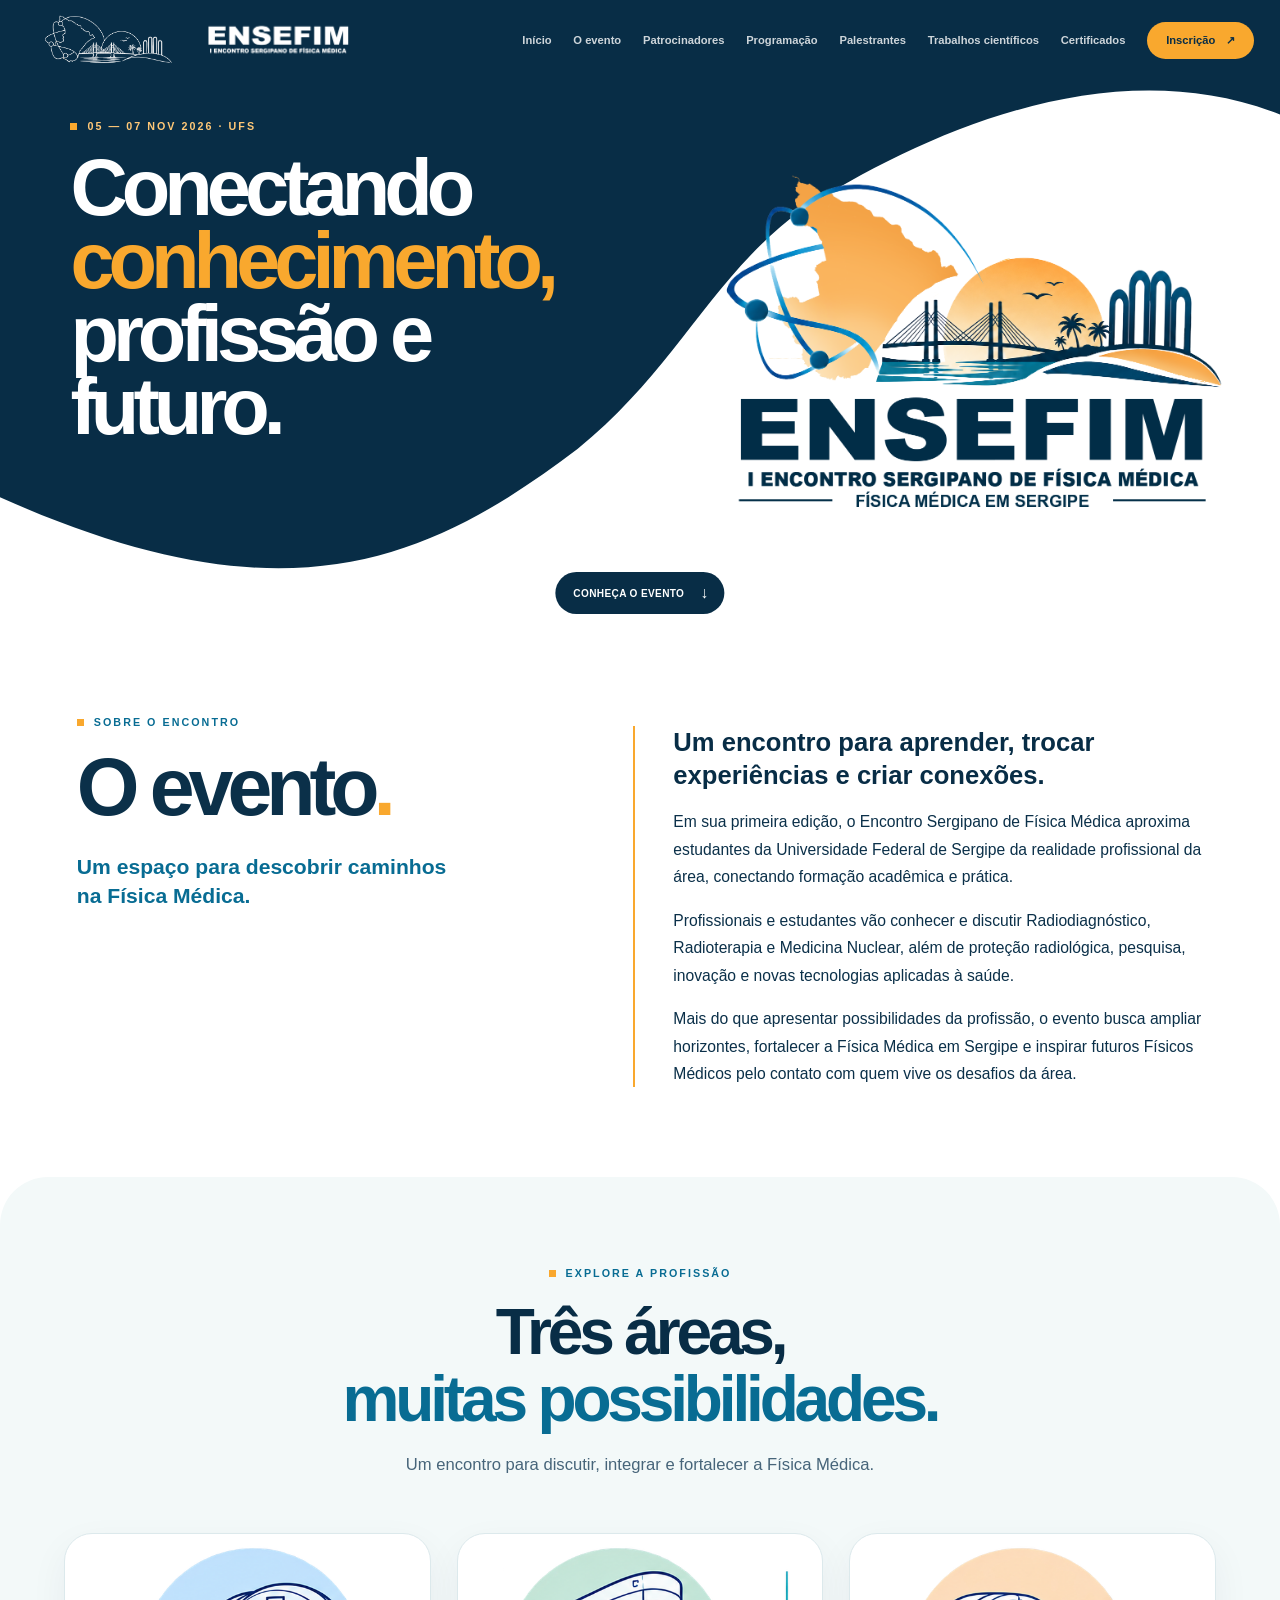
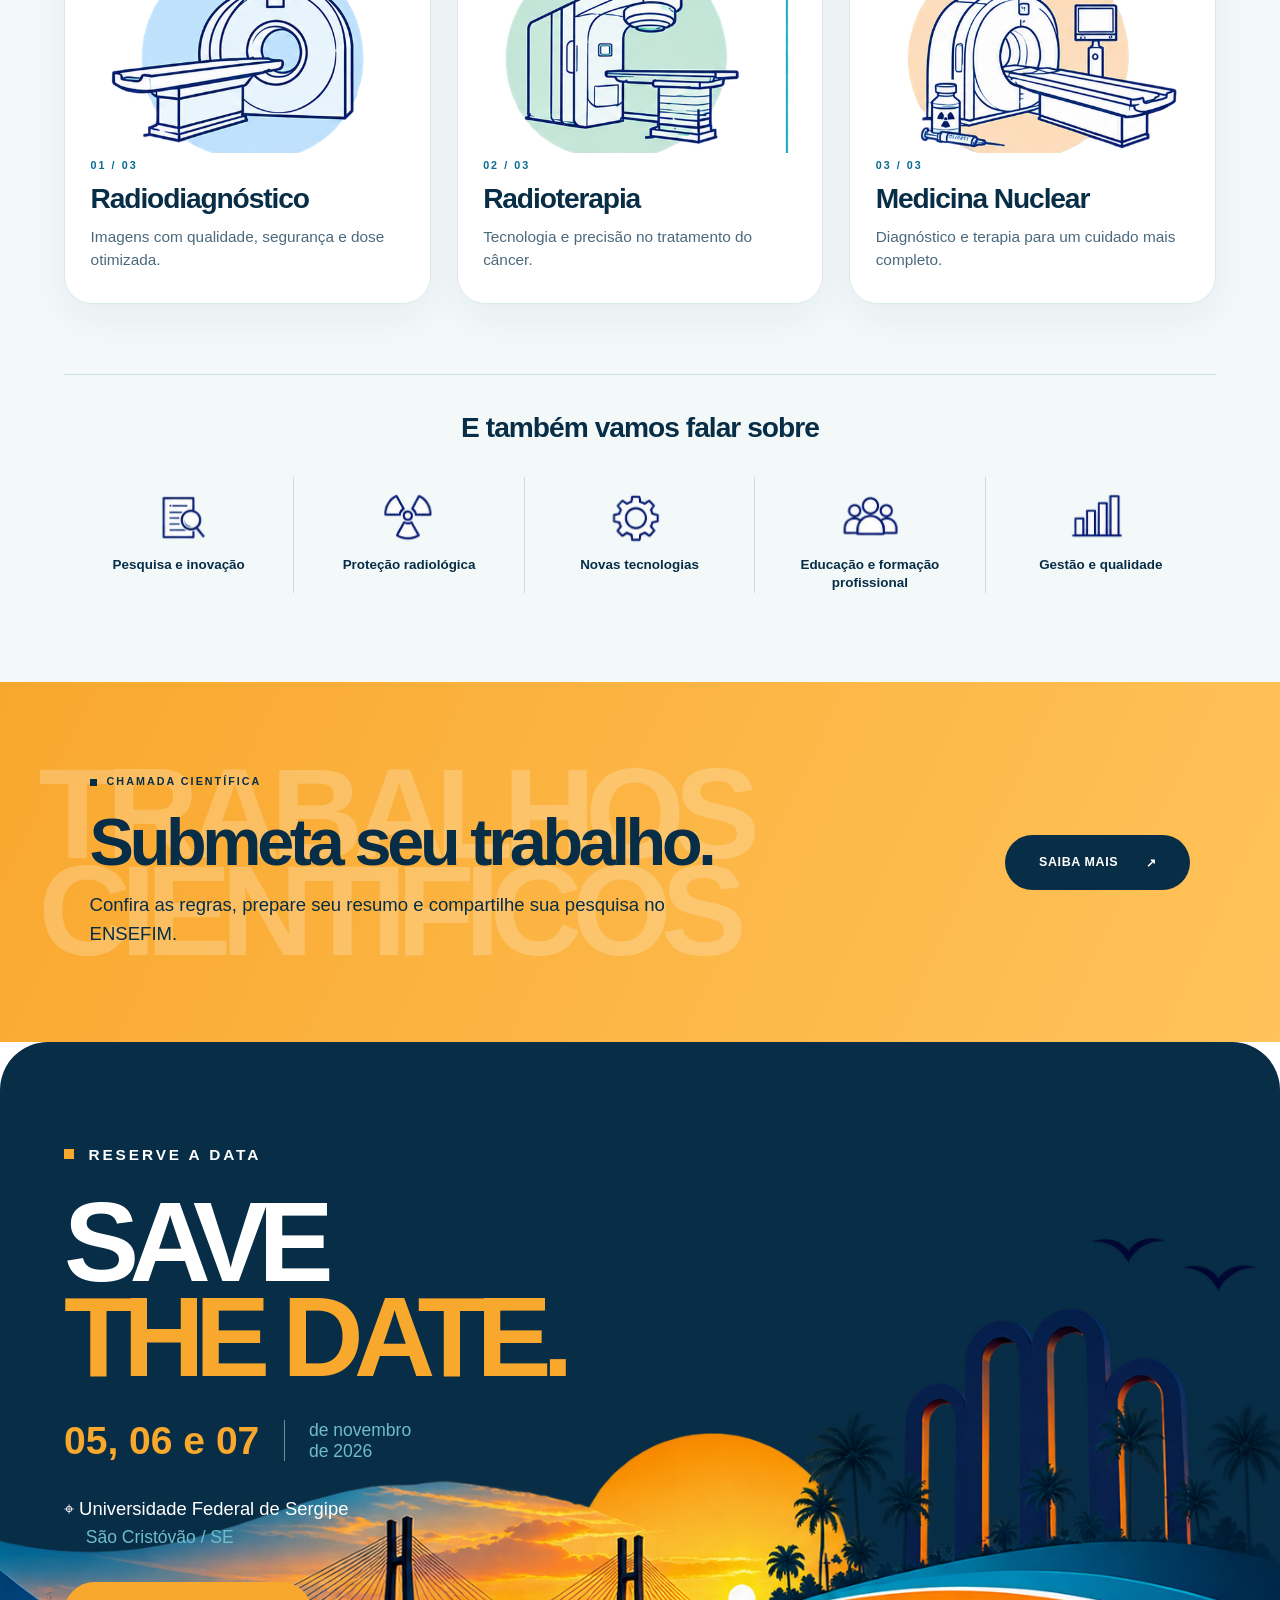
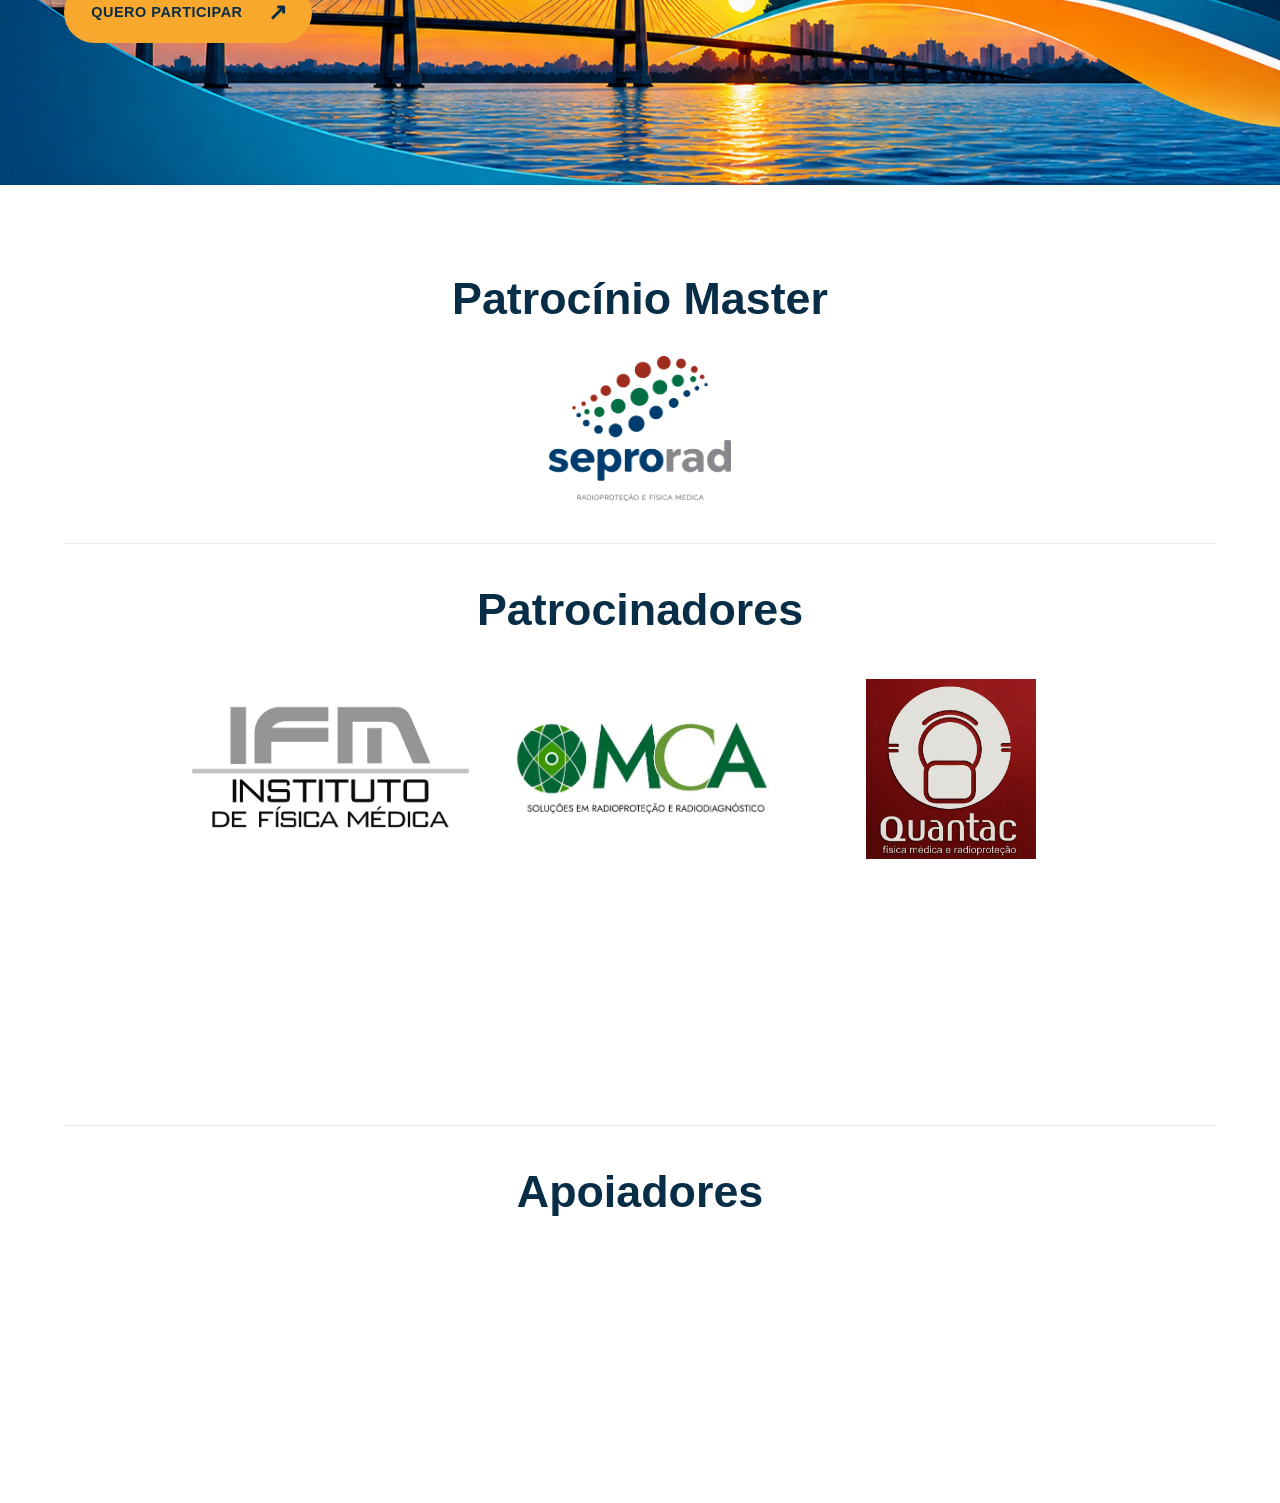
<file: index.html>
<!doctype html>
<html lang="pt-BR">
  <head>
    <meta charset="UTF-8" />
    <meta http-equiv="Content-Security-Policy" content="default-src 'none'; script-src 'self'; style-src 'self' https://fonts.googleapis.com; font-src https://fonts.gstatic.com; img-src 'self'; connect-src 'none'; frame-src 'none'; object-src 'none'; worker-src 'none'; base-uri 'none'; form-action 'none'; upgrade-insecure-requests" />
    <meta name="referrer" content="no-referrer" />
    <meta name="viewport" content="width=device-width, initial-scale=1.0" />
    <meta name="description" content="I Encontro Sergipano de Física Médica - 05, 06 e 07 de novembro de 2026, na Universidade Federal de Sergipe." />
    <title>ENSEFIM | Encontro Sergipano de Física Médica</title>
    <link rel="preconnect" href="https://fonts.googleapis.com" />
    <link rel="preconnect" href="https://fonts.gstatic.com" crossorigin />
    <link href="https://fonts.googleapis.com/css2?family=DM+Sans:wght@400;500;600;700&family=Syne:wght@600;700;800&display=swap" rel="stylesheet" />
    <link rel="stylesheet" href="styles.css?v=20261026-8" />
  </head>
  <body>
    <header class="site-header" id="inicio">
      <a class="brand" href="#inicio" aria-label="ENSEFIM - início">
        <img class="header-fine-line" src="assets/Em%20fine%20line.png" alt="Ilustração fine line do ENSEFIM" />
        <img class="brand-wordmark" src="assets/so%20a%20letra.png" alt="ENSEFIM" />
      </a>
      <button class="menu-toggle" type="button" aria-expanded="false" aria-controls="main-nav">
        <span></span><span></span>
        <b>Menu</b>
      </button>
      <nav class="main-nav" id="main-nav" aria-label="Navegação principal">
        <a class="active" href="#inicio">Início</a>
        <a href="#evento">O evento</a>
        <a href="#patrocinadores">Patrocinadores</a>
        <a href="programacao.html">Programação</a>
        <a href="palestrantes.html">Palestrantes</a>
        <a href="trabalhos.html">Trabalhos científicos</a>
        <a href="certificados.html">Certificados</a>
        <a class="nav-cta" href="inscricao.html">Inscrição <span>↗</span></a>
      </nav>
    </header>

    <main>
      <section class="hero" aria-labelledby="hero-title">
        <svg class="hero-curve" viewBox="0 0 1440 800" preserveAspectRatio="none" aria-hidden="true"><path d="M1440 130 C1250 55 1040 150 900 240 C800 315 760 420 650 510 C480 640 320 710 0 565 L0 800 L1440 800 Z" /></svg>
        <svg class="hero-curve-mobile" viewBox="0 0 390 790" preserveAspectRatio="none" aria-hidden="true"><path d="M390 350 C300 375 270 460 150 490 C90 505 35 485 0 455 L0 790 L390 790 Z" /></svg>
        <div class="hero-copy">
          <p class="eyebrow"><span></span> 05 — 07 NOV 2026 · UFS</p>
          <h1 id="hero-title">Conectando<br /><em>conhecimento,</em><br />profissão e<br />futuro.</h1>
        </div>
        <div class="hero-art">
          <img class="event-logo" src="assets/ENSEFIM.png?v=20260924" alt="ENSEFIM - I Encontro Sergipano de Física Médica" />
        </div>
        <a class="button hero-button" href="#evento">Conheça o evento <span>↓</span></a>
      </section>

      <section class="event-section" id="evento" aria-labelledby="event-title">
        <div class="event-intro">
          <div class="event-heading">
            <p class="eyebrow eyebrow-dark"><span></span> Sobre o encontro</p>
            <h2 id="event-title">O evento<span class="title-dot">.</span></h2>
            <p class="section-kicker">Um espaço para descobrir caminhos na Física Médica.</p>
          </div>
          <div class="event-text">
            <p class="event-lead">Um encontro para aprender, trocar experiências e criar conexões.</p>
            <p>Em sua primeira edição, o Encontro Sergipano de Física Médica aproxima estudantes da Universidade Federal de Sergipe da realidade profissional da área, conectando formação acadêmica e prática.</p>
            <p>Profissionais e estudantes vão conhecer e discutir Radiodiagnóstico, Radioterapia e Medicina Nuclear, além de proteção radiológica, pesquisa, inovação e novas tecnologias aplicadas à saúde.</p>
            <p>Mais do que apresentar possibilidades da profissão, o evento busca ampliar horizontes, fortalecer a Física Médica em Sergipe e inspirar futuros Físicos Médicos pelo contato com quem vive os desafios da área.</p>
          </div>
        </div>
      </section>

      <section class="areas-section" aria-labelledby="areas-title">
        <div class="areas-inner">
          <div class="areas-heading">
            <p class="eyebrow eyebrow-dark"><span></span> Explore a profissão</p>
            <h2 id="areas-title">Três áreas,<br /><em>muitas possibilidades.</em></h2>
            <p>Um encontro para discutir, integrar e fortalecer a Física Médica.</p>
          </div>

          <div class="area-grid">
            <article class="area-card">
              <div class="area-illustration">
                <img class="area-sprite area-sprite-diagnostico" src="assets/areas-fisica-medica.png" alt="" aria-hidden="true" />
              </div>
              <span class="area-index">01 / 03</span>
              <h3>Radiodiagnóstico</h3>
              <p>Imagens com qualidade, segurança e dose otimizada.</p>
            </article>
            <article class="area-card">
              <div class="area-illustration">
                <img class="area-sprite area-sprite-radioterapia" src="assets/areas-fisica-medica.png" alt="" aria-hidden="true" />
              </div>
              <span class="area-index">02 / 03</span>
              <h3>Radioterapia</h3>
              <p>Tecnologia e precisão no tratamento do câncer.</p>
            </article>
            <article class="area-card">
              <div class="area-illustration">
                <img class="area-sprite area-sprite-nuclear" src="assets/areas-fisica-medica.png" alt="" aria-hidden="true" />
              </div>
              <span class="area-index">03 / 03</span>
              <h3>Medicina Nuclear</h3>
              <p>Diagnóstico e terapia para um cuidado mais completo.</p>
            </article>
          </div>

          <div class="topics">
            <h3>E também vamos falar sobre</h3>
            <div class="topic-grid">
              <div class="topic"><span class="topic-icon topic-icon-pesquisa" aria-hidden="true"></span><span>Pesquisa e inovação</span></div>
              <div class="topic"><span class="topic-icon topic-icon-protecao" aria-hidden="true"></span><span>Proteção radiológica</span></div>
              <div class="topic"><span class="topic-icon topic-icon-tecnologia" aria-hidden="true"></span><span>Novas tecnologias</span></div>
              <div class="topic"><span class="topic-icon topic-icon-educacao" aria-hidden="true"></span><span>Educação e formação profissional</span></div>
              <div class="topic"><span class="topic-icon topic-icon-gestao" aria-hidden="true"></span><span>Gestão e qualidade</span></div>
            </div>
          </div>
        </div>
      </section>
      <section class="scientific-callout" aria-labelledby="scientific-callout-title">
        <div class="scientific-callout-watermark" aria-hidden="true">Trabalhos<br />científicos</div>
        <div class="scientific-callout-copy">
          <p class="eyebrow scientific-callout-eyebrow"><span></span> Chamada científica</p>
          <h2 id="scientific-callout-title">Submeta seu trabalho.</h2>
          <p>Confira as regras, prepare seu resumo e compartilhe sua pesquisa no ENSEFIM.</p>
        </div>
        <a class="scientific-callout-button" href="trabalhos.html">Saiba mais <span aria-hidden="true">↗</span></a>
      </section>
      <section class="date-section" id="euvou" aria-labelledby="date-title">
        <div class="date-art" aria-hidden="true"></div>
        <div class="date-content">
          <p class="eyebrow"><span></span> Reserve a data</p>
          <h2 id="date-title">Save<br /><em>the date.</em></h2>
          <div class="date-detail"><strong>05, 06 e 07</strong><span>de novembro<br />de 2026</span></div>
          <p class="location">⌖ Universidade Federal de Sergipe<br /><small>São Cristóvão / SE</small></p>
          <a class="button button-orange" href="https://forms.gle/k4BXZEJYcxLFcaDc6" target="_blank" rel="noopener noreferrer" aria-label="Quero participar — abrir formulário de inscrição em nova aba">Quero participar <span aria-hidden="true">↗</span></a>
        </div>
      </section>

      <section class="visual-footer" aria-label="Paisagem de Sergipe do evento">
        <img src="assets/rodape.png" alt="Paisagem de Sergipe com ponte, água e monumentos" />
      </section>

      <section class="coming-section" id="proximas-areas" aria-labelledby="coming-title">
        <div>
          <p class="eyebrow eyebrow-dark"><span></span> Em breve</p>
          <h2 id="coming-title">Mais encontros<br /><em>estão a caminho.</em></h2>
        </div>
        <div class="coming-grid">
          <a href="#patrocinadores" class="coming-card"><span>02</span><strong>Patrocinadores</strong><i>↗</i></a>
          <a href="programacao.html" class="coming-card"><span>03</span><strong>Programação<br />completa</strong><i>↗</i></a>
          <a href="palestrantes.html" class="coming-card"><span>04</span><strong>Palestrantes<br />confirmados</strong><i>↗</i></a>
        </div>
      </section>
      <section class="sponsors-section" id="patrocinadores" aria-label="Patrocínio e apoio">
        <div class="sponsor-tier sponsor-tier-master">
          <h2>Patrocínio Master</h2>
          <div class="sponsor-logos sponsor-logos-master">
            <a class="sponsor-logo" href="https://www.seprorad.com.br/" target="_blank" rel="noopener noreferrer" aria-label="Seprorad — abrir site em nova aba"><img src="assets/patrocinadores/seprorad.png?v=20261026-2" alt="Seprorad" width="320" height="200" loading="lazy" /></a>
          </div>
        </div>
        <div class="sponsor-tier">
          <h2>Patrocinadores</h2>
          <div class="sponsor-logos sponsor-logos-patrons">
            <a class="sponsor-logo" href="https://www.instagram.com/ifm.med?srtk=MTR3N3ZzcHJ5NGJ1eQ==" target="_blank" rel="noopener noreferrer" aria-label="IFM — abrir Instagram em nova aba"><img src="assets/patrocinadores/ifm.png" alt="IFM — Instituto de Física Médica" width="240" height="160" loading="lazy" /></a>
            <a class="sponsor-logo" href="https://www.instagram.com/mca_radioprotecao?rpxt=MWZpN2VhNnJjM21nMA==" target="_blank" rel="noopener noreferrer" aria-label="MCA — abrir Instagram em nova aba"><img src="assets/patrocinadores/mca.png" alt="MCA — Soluções em Radioproteção e Radiodiagnóstico" width="240" height="160" loading="lazy" /></a>
            <a class="sponsor-logo" href="https://www.instagram.com/quantacfm/" target="_blank" rel="noopener noreferrer" aria-label="Quantac — abrir Instagram em nova aba"><img src="assets/patrocinadores/quantac.png" alt="Quantac" width="240" height="160" loading="lazy" /></a>
            <a class="sponsor-logo" href="https://www.instagram.com/radioterapianordeste?srtk=dHprbDB6ZDdiazZy" target="_blank" rel="noopener noreferrer" aria-label="Radioterapia Nordeste — abrir Instagram em nova aba"><img src="assets/patrocinadores/radioterapia-nordeste.png?v=20261026-2" alt="Radioterapia Nordeste" width="240" height="160" loading="lazy" /></a>
            <a class="sponsor-logo" href="https://www.instagram.com/rdc.radservice?srtk=bWdjZnBvYzg0eGVu" target="_blank" rel="noopener noreferrer" aria-label="RDC — abrir Instagram em nova aba"><img src="assets/patrocinadores/rdc.png?v=20261026-2" alt="RDC — Rad Service" width="240" height="160" loading="lazy" /></a>
            <a class="sponsor-logo" href="https://www.instagram.com/alvorad_qc?xtok=MWV6ZndqZHFvMXhncg==" target="_blank" rel="noopener noreferrer" aria-label="Alvorad — abrir Instagram em nova aba"><img src="assets/patrocinadores/alvorad.png" alt="Alvorad — Física Médica" width="240" height="160" loading="lazy" /></a>
          </div>
        </div>
        <div class="sponsor-tier">
          <h2>Apoiadores</h2>
          <div class="sponsor-logos sponsor-logos-supporters">
            <a class="sponsor-logo" href="https://www.instagram.com/becuries/?hl=pt" target="_blank" rel="noopener noreferrer" aria-label="Becuries — abrir Instagram em nova aba"><img src="assets/patrocinadores/becuries.png" alt="Becuries" width="240" height="160" loading="lazy" /></a>
            <a class="sponsor-logo" href="https://www.instagram.com/radiacaoparaleigos/" target="_blank" rel="noopener noreferrer" aria-label="Radiação para Leigos — abrir Instagram em nova aba"><img src="assets/patrocinadores/radiacao-para-leigos.png" alt="Radiação para Leigos" width="240" height="160" loading="lazy" /></a>
            <a class="sponsor-logo" href="https://www.mrionline.com.br/" target="_blank" rel="noopener noreferrer" aria-label="MRI Online — abrir site em nova aba"><img src="assets/patrocinadores/mri-online.png" alt="MRI Online" width="240" height="160" loading="lazy" /></a>
            <a class="sponsor-logo" href="https://www.instagram.com/fabiocopiadoraufs?vrfl=MTN2ejB2bzNhMTd2cw==" target="_blank" rel="noopener noreferrer" aria-label="Fábio Copiadora — abrir Instagram em nova aba"><img src="assets/patrocinadores/fabio.jpg" alt="Fábio Copiadora e Comunicação Visual — Artes Gráficas" width="526" height="310" loading="lazy" /></a>
          </div>
        </div>
      </section>
    </main>

    <footer class="site-footer">
      <div class="footer-brand"><img class="footer-wordmark" src="assets/so%20a%20letra.png" alt="ENSEFIM" /><p>I Encontro Sergipano<br />de Física Médica</p></div>
      <img class="footer-fine-line" src="assets/Em%20fine%20line.png" alt="Ilustração fine line do ENSEFIM" />
      <p>UFS · São Cristóvão, SE<br />05 — 07 novembro 2026</p>
      <a href="#inicio" class="back-top">Voltar ao topo ↑</a>
    </footer>
    <script src="script.js?v=20261026-1"></script>
  </body>
</html>
</file>
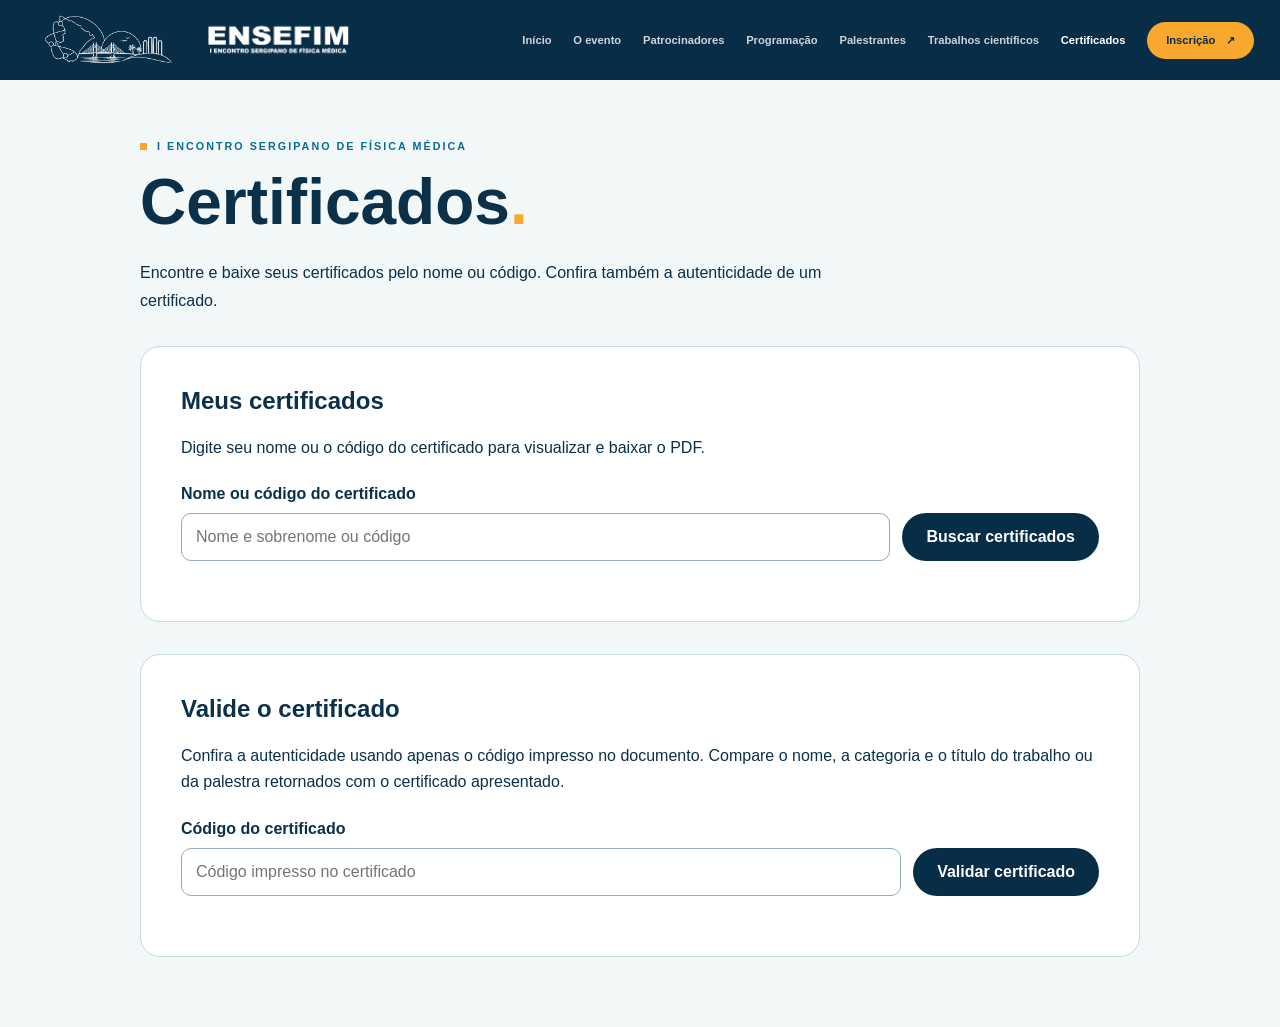
<file: certificados.html>
<!doctype html>
<html lang="pt-BR">
  <head>
    <meta charset="UTF-8" />
    <meta http-equiv="Content-Security-Policy" content="default-src 'none'; script-src 'self'; style-src 'self' https://fonts.googleapis.com; font-src https://fonts.gstatic.com; img-src 'self'; connect-src 'none'; frame-src 'none'; object-src 'none'; worker-src 'none'; base-uri 'none'; form-action 'none'; upgrade-insecure-requests" />
    <meta name="referrer" content="no-referrer" />
    <meta name="viewport" content="width=device-width, initial-scale=1.0" />
    <meta name="description" content="Consulte e valide os certificados do I Encontro Sergipano de Física Médica." />
    <title>Certificados | ENSEFIM</title>
    <link rel="preconnect" href="https://fonts.googleapis.com" />
    <link rel="preconnect" href="https://fonts.gstatic.com" crossorigin />
    <link href="https://fonts.googleapis.com/css2?family=DM+Sans:wght@400;500;600;700&family=Syne:wght@600;700;800&display=swap" rel="stylesheet" />
    <link rel="stylesheet" href="styles.css?v=20261102-1" />
    <link rel="stylesheet" href="certificados.css?v=20261118-1" />
  </head>
  <body>
    <header class="site-header">
      <a class="brand" href="index.html#inicio" aria-label="ENSEFIM - início">
        <img class="header-fine-line" src="assets/Em%20fine%20line.png" alt="Ilustração fine line do ENSEFIM" />
        <img class="brand-wordmark" src="assets/so%20a%20letra.png" alt="ENSEFIM" />
      </a>
      <button class="menu-toggle" type="button" aria-expanded="false" aria-controls="main-nav">
        <span></span><span></span>
        <b>Menu</b>
      </button>
      <nav class="main-nav" id="main-nav" aria-label="Navegação principal">
        <a href="index.html#inicio">Início</a>
        <a href="index.html#evento">O evento</a>
        <a href="index.html#patrocinadores">Patrocinadores</a>
        <a href="programacao.html">Programação</a>
        <a href="palestrantes.html">Palestrantes</a>
        <a href="trabalhos.html">Trabalhos científicos</a>
        <a class="active" href="certificados.html" aria-current="page">Certificados</a>
        <a class="nav-cta" href="inscricao.html">Inscrição <span>↗</span></a>
      </nav>
    </header>

    <main class="certificates-main" id="inicio">
      <p class="eyebrow eyebrow-dark"><span></span> I Encontro Sergipano de Física Médica</p>
      <h1>Certificados<span class="title-dot">.</span></h1>
      <p class="certificates-intro">Encontre e baixe seus certificados pelo nome ou código. Confira também a autenticidade de um certificado.</p>
      <section class="certificate-panel" aria-labelledby="search-title">
        <h2 id="search-title">Meus certificados</h2>
        <p>Digite seu nome ou o código do certificado para visualizar e baixar o PDF.</p>
        <form data-certificate-form="search">
          <label for="certificate-search">Nome ou código do certificado</label>
          <div class="certificate-fields">
            <input id="certificate-search" name="consulta" type="text" autocomplete="name" maxlength="254" required placeholder="Nome e sobrenome ou código">
            <button type="submit">Buscar certificados</button>
          </div>
        </form>
        <p id="search-status" class="certificate-status" role="status" aria-live="polite"></p>
        <div id="search-results" aria-label="Certificados encontrados"></div>
        <aside id="search-legal-note" class="certificate-legal-note" aria-labelledby="search-legal-title" hidden>
          <h3 id="search-legal-title">Nota legal</h3>
          <p>O certificado é um documento de comprovação da sua atividade científica no evento. Sua adulteração e uso indevido é ilegal e está sujeita às penas da lei.</p>
          <p>Decreto Lei nº 2.848 de 07 de Dezembro de 1940</p>
          <p>Art. 299 - Omitir, em documento público ou particular, declaração que dele devia constar, ou nele inserir ou fazer inserir declaração falsa ou diversa da que devia ser escrita, com o fim de prejudicar direito, criar obrigação ou alterar a verdade sobre fato juridicamente relevante:</p>
          <p>Pena - reclusão, de um a cinco anos, e multa, se o documento é público, e reclusão de um a três anos, e multa, se o documento é particular.</p>
          <p>Parágrafo único - Se o agente é funcionário público, e comete o crime prevalecendo-se do cargo, ou se a falsificação ou alteração é de assentamento de registro civil, aumenta-se a pena de sexta parte.</p>
        </aside>
      </section>
      <section class="certificate-panel" aria-labelledby="validation-title">
        <h2 id="validation-title">Valide o certificado</h2>
        <p>Confira a autenticidade usando apenas o código impresso no documento. Compare o nome, a categoria e o título do trabalho ou da palestra retornados com o certificado apresentado.</p>
        <form data-certificate-form="validate">
          <label for="validation-code">Código do certificado</label>
          <div class="certificate-fields">
            <input id="validation-code" name="codigo" type="text" autocomplete="off" spellcheck="false" maxlength="100" pattern="[A-Za-z0-9-]{1,100}" required placeholder="Código impresso no certificado">
            <button type="submit">Validar certificado</button>
          </div>
        </form>
        <p id="validation-status" class="certificate-status" role="status" aria-live="polite"></p>
        <div id="validation-results" aria-label="Resultado da validação"></div>
      </section>
      <noscript><p>Ative o JavaScript para buscar e validar os certificados.</p></noscript>
    </main>
    <footer class="site-footer">
      <div class="footer-brand"><img class="footer-wordmark" src="assets/so%20a%20letra.png" alt="ENSEFIM" /><p>I Encontro Sergipano<br />de Física Médica</p></div>
      <p>UFS · São Cristóvão, SE<br />05 — 07 novembro 2026</p>
      <a href="#inicio" class="back-top">Voltar ao topo ↑</a>
    </footer>
    <script src="script.js?v=20261026-1"></script>
    <script src="certificados-dados.js?v=20261119-3"></script>
    <script src="certificados.js?v=20261119-2"></script>
  </body>
</html>
</file>
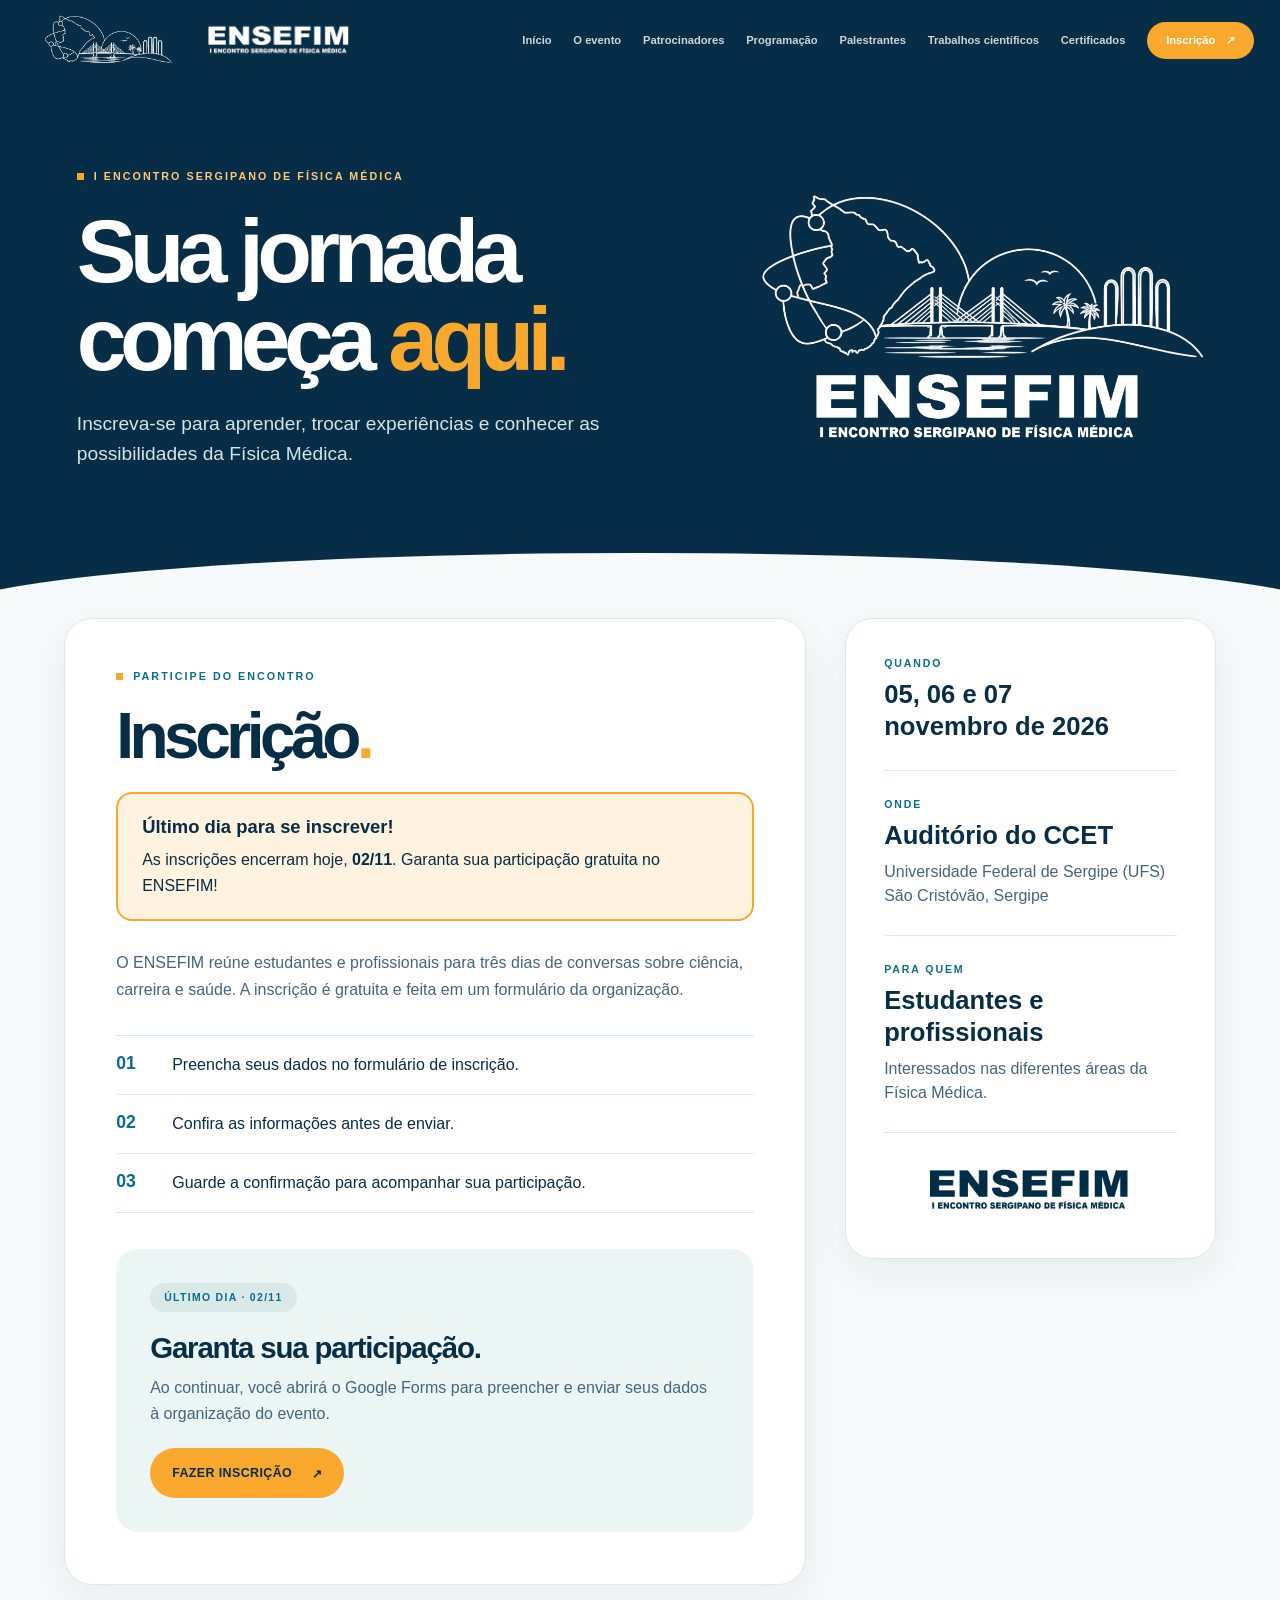
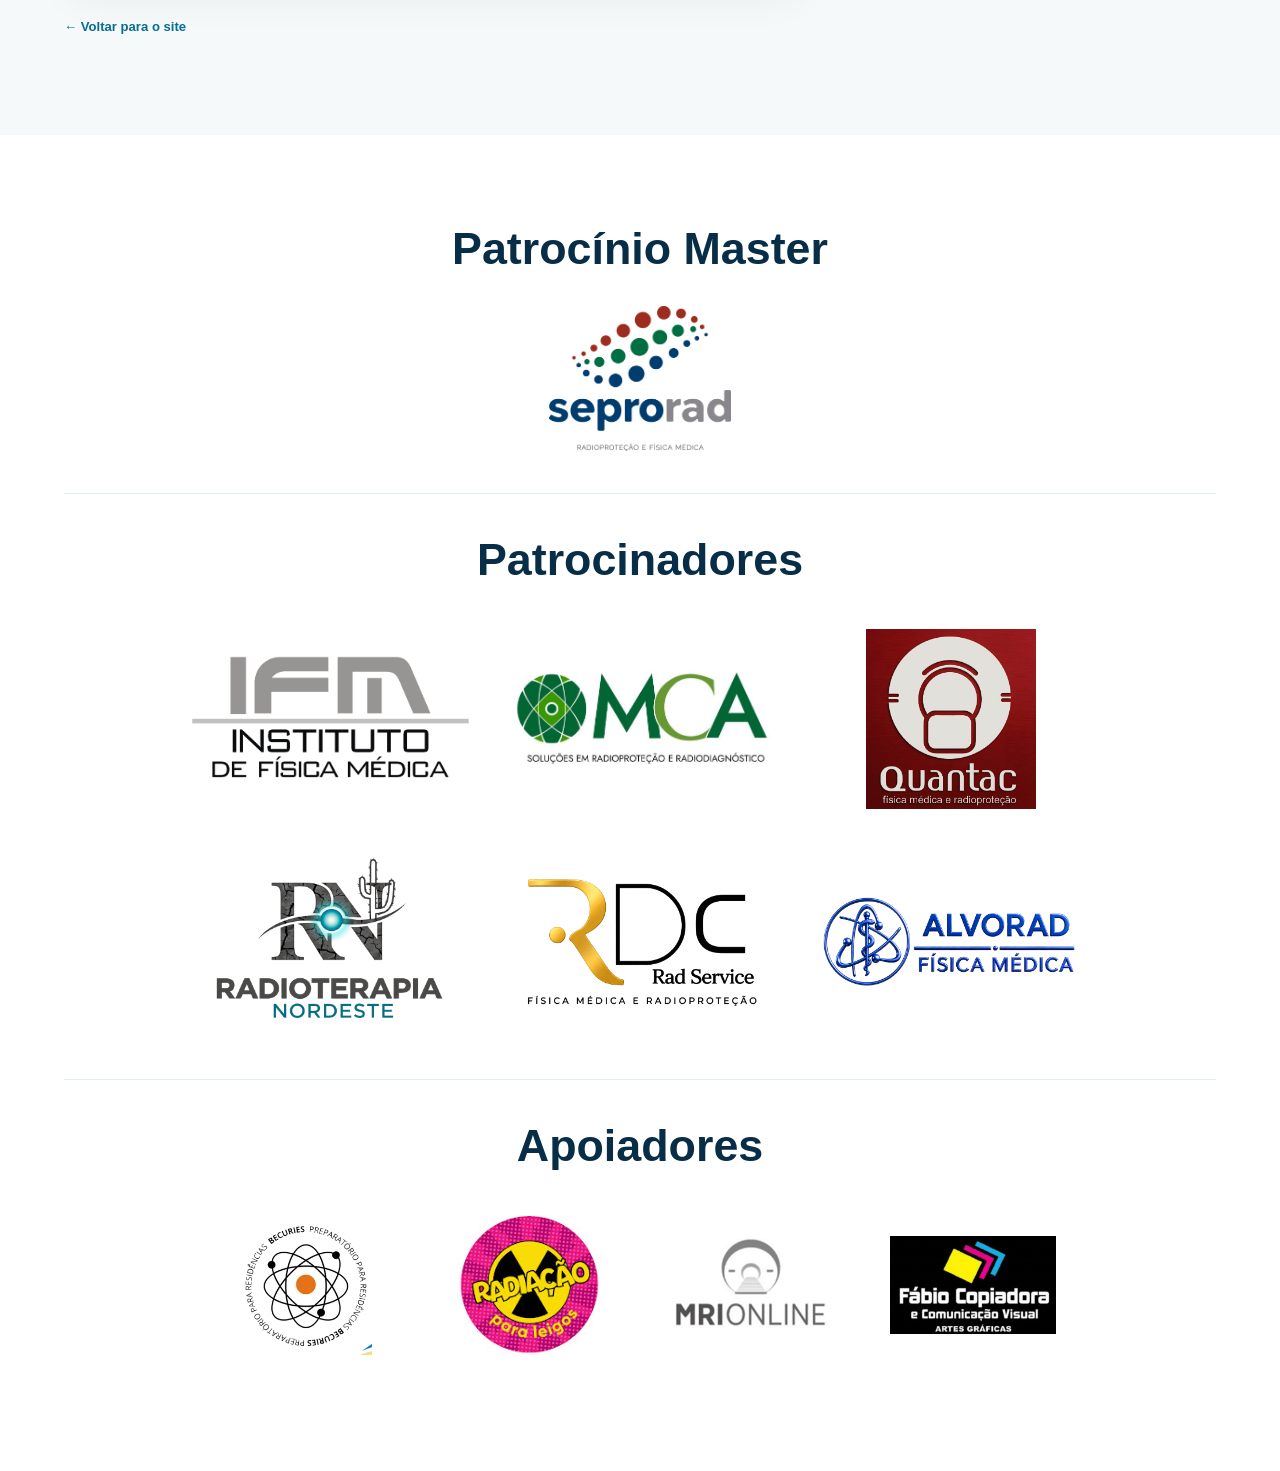
<file: inscricao.html>
<!doctype html>
<html lang="pt-BR">
  <head>
    <meta charset="UTF-8" />
    <meta http-equiv="Content-Security-Policy" content="default-src 'none'; script-src 'self'; style-src 'self' https://fonts.googleapis.com; font-src https://fonts.gstatic.com; img-src 'self'; connect-src 'none'; frame-src 'none'; object-src 'none'; worker-src 'none'; base-uri 'none'; form-action 'none'; upgrade-insecure-requests" />
    <meta name="referrer" content="no-referrer" />
    <meta name="viewport" content="width=device-width, initial-scale=1.0" />
    <meta name="description" content="Informações sobre as inscrições para o I Encontro Sergipano de Física Médica, em 05, 06 e 07 de novembro de 2026 na UFS." />
    <title>Inscrição | ENSEFIM</title>
    <link rel="preconnect" href="https://fonts.googleapis.com" />
    <link rel="preconnect" href="https://fonts.gstatic.com" crossorigin />
    <link href="https://fonts.googleapis.com/css2?family=DM+Sans:wght@400;500;600;700&family=Syne:wght@600;700;800&display=swap" rel="stylesheet" />
    <link rel="stylesheet" href="styles.css?v=20261102-1" />
  </head>
  <body class="registration-page">
    <header class="site-header">
      <a class="brand" href="index.html#inicio" aria-label="ENSEFIM - início">
        <img class="header-fine-line" src="assets/Em%20fine%20line.png" alt="Ilustração fine line do ENSEFIM" />
        <img class="brand-wordmark" src="assets/so%20a%20letra.png" alt="ENSEFIM" />
      </a>
      <button class="menu-toggle" type="button" aria-expanded="false" aria-controls="main-nav">
        <span></span><span></span>
        <b>Menu</b>
      </button>
      <nav class="main-nav" id="main-nav" aria-label="Navegação principal">
        <a href="index.html#inicio">Início</a>
        <a href="index.html#evento">O evento</a>
        <a href="#patrocinadores">Patrocinadores</a>
        <a href="programacao.html">Programação</a>
        <a href="palestrantes.html">Palestrantes</a>
        <a href="trabalhos.html">Trabalhos científicos</a>
        <a href="certificados.html">Certificados</a>
        <a class="nav-cta active" href="inscricao.html" aria-current="page">Inscrição <span>↗</span></a>
      </nav>
    </header>

    <main>
      <section class="registration-hero" aria-labelledby="registration-title">
        <div class="registration-hero-inner">
          <div>
            <p class="eyebrow"><span></span> I Encontro Sergipano de Física Médica</p>
            <h1 id="registration-title">Sua jornada<br />começa <em>aqui.</em></h1>
            <p class="registration-hero-copy">Inscreva-se para aprender, trocar experiências e conhecer as possibilidades da Física Médica.</p>
          </div>
          <div class="registration-hero-art" aria-label="ENSEFIM — I Encontro Sergipano de Física Médica">
            <img class="registration-fine-line" src="assets/Em%20fine%20line.png" alt="" aria-hidden="true" />
            <img class="registration-wordmark" src="assets/so%20a%20letra.png" alt="ENSEFIM" />
          </div>
        </div>
      </section>

      <section class="registration-content" aria-labelledby="registration-section-title">
        <div class="registration-layout">
          <div class="registration-panel">
            <p class="eyebrow eyebrow-dark"><span></span> Participe do encontro</p>
            <h2 id="registration-section-title">Inscrição<span class="title-dot">.</span></h2>
            <aside class="registration-deadline" aria-label="Prazo de inscrição">
              <strong>Último dia para se inscrever!</strong>
              <p>As inscrições encerram hoje, <time datetime="2026-11-02">02/11</time>. Garanta sua participação gratuita no ENSEFIM!</p>
            </aside>
            <p>O ENSEFIM reúne estudantes e profissionais para três dias de conversas sobre ciência, carreira e saúde. A inscrição é gratuita e feita em um formulário da organização.</p>
            <div class="registration-steps" aria-label="Etapas da inscrição">
              <div><span>01</span><p>Preencha seus dados no formulário de inscrição.</p></div>
              <div><span>02</span><p>Confira as informações antes de enviar.</p></div>
              <div><span>03</span><p>Guarde a confirmação para acompanhar sua participação.</p></div>
            </div>
            <div class="registration-action" aria-live="polite">
              <span class="registration-badge">Último dia · 02/11</span>
              <h3>Garanta sua participação.</h3>
              <p>Ao continuar, você abrirá o Google Forms para preencher e enviar seus dados à organização do evento.</p>
              <a class="registration-button" href="https://forms.gle/k4BXZEJYcxLFcaDc6" target="_blank" rel="noopener noreferrer">Fazer inscrição <span aria-hidden="true">↗</span></a>
            </div>
          </div>
          <aside class="registration-aside" aria-label="Informações do evento">
            <div class="registration-detail">
              <span class="registration-detail-label">Quando</span>
              <strong>05, 06 e 07<br />novembro de 2026</strong>
            </div>
            <div class="registration-detail">
              <span class="registration-detail-label">Onde</span>
              <strong>Auditório do CCET</strong>
              <p>Universidade Federal de Sergipe (UFS)<br />São Cristóvão, Sergipe</p>
            </div>
            <div class="registration-detail">
              <span class="registration-detail-label">Para quem</span>
              <strong>Estudantes e profissionais</strong>
              <p>Interessados nas diferentes áreas da Física Médica.</p>
            </div>
            <img src="assets/so%20a%20letra.png" alt="" aria-hidden="true" />
          </aside>
        </div>
        <a class="registration-back" href="index.html#evento">← Voltar para o site</a>
      </section>
      <section class="sponsors-section" id="patrocinadores" aria-label="Patrocínio e apoio">
        <div class="sponsor-tier sponsor-tier-master">
          <h2>Patrocínio Master</h2>
          <div class="sponsor-logos sponsor-logos-master">
            <a class="sponsor-logo" href="https://www.seprorad.com.br/" target="_blank" rel="noopener noreferrer" aria-label="Seprorad — abrir site em nova aba"><img src="assets/patrocinadores/seprorad.png?v=20261026-2" alt="Seprorad" width="320" height="200" loading="lazy" /></a>
          </div>
        </div>
        <div class="sponsor-tier">
          <h2>Patrocinadores</h2>
          <div class="sponsor-logos sponsor-logos-patrons">
            <a class="sponsor-logo" href="https://www.instagram.com/ifm.med?srtk=MTR3N3ZzcHJ5NGJ1eQ==" target="_blank" rel="noopener noreferrer" aria-label="IFM — abrir Instagram em nova aba"><img src="assets/patrocinadores/ifm.png" alt="IFM — Instituto de Física Médica" width="240" height="160" loading="lazy" /></a>
            <a class="sponsor-logo" href="https://www.instagram.com/mca_radioprotecao?rpxt=MWZpN2VhNnJjM21nMA==" target="_blank" rel="noopener noreferrer" aria-label="MCA — abrir Instagram em nova aba"><img src="assets/patrocinadores/mca.png" alt="MCA — Soluções em Radioproteção e Radiodiagnóstico" width="240" height="160" loading="lazy" /></a>
            <a class="sponsor-logo" href="https://www.instagram.com/quantacfm/" target="_blank" rel="noopener noreferrer" aria-label="Quantac — abrir Instagram em nova aba"><img src="assets/patrocinadores/quantac.png" alt="Quantac" width="240" height="160" loading="lazy" /></a>
            <a class="sponsor-logo" href="https://www.instagram.com/radioterapianordeste?srtk=dHprbDB6ZDdiazZy" target="_blank" rel="noopener noreferrer" aria-label="Radioterapia Nordeste — abrir Instagram em nova aba"><img src="assets/patrocinadores/radioterapia-nordeste.png?v=20261026-2" alt="Radioterapia Nordeste" width="240" height="160" loading="lazy" /></a>
            <a class="sponsor-logo" href="https://www.instagram.com/rdc.radservice?srtk=bWdjZnBvYzg0eGVu" target="_blank" rel="noopener noreferrer" aria-label="RDC — abrir Instagram em nova aba"><img src="assets/patrocinadores/rdc.png?v=20261026-2" alt="RDC — Rad Service" width="240" height="160" loading="lazy" /></a>
            <a class="sponsor-logo" href="https://www.instagram.com/alvorad_qc?xtok=MWV6ZndqZHFvMXhncg==" target="_blank" rel="noopener noreferrer" aria-label="Alvorad — abrir Instagram em nova aba"><img src="assets/patrocinadores/alvorad.png" alt="Alvorad — Física Médica" width="240" height="160" loading="lazy" /></a>
          </div>
        </div>
        <div class="sponsor-tier">
          <h2>Apoiadores</h2>
          <div class="sponsor-logos sponsor-logos-supporters">
            <a class="sponsor-logo" href="https://www.instagram.com/becuries/?hl=pt" target="_blank" rel="noopener noreferrer" aria-label="Becuries — abrir Instagram em nova aba"><img src="assets/patrocinadores/becuries.png" alt="Becuries" width="240" height="160" loading="lazy" /></a>
            <a class="sponsor-logo" href="https://www.instagram.com/radiacaoparaleigos/" target="_blank" rel="noopener noreferrer" aria-label="Radiação para Leigos — abrir Instagram em nova aba"><img src="assets/patrocinadores/radiacao-para-leigos.png" alt="Radiação para Leigos" width="240" height="160" loading="lazy" /></a>
            <a class="sponsor-logo" href="https://www.mrionline.com.br/" target="_blank" rel="noopener noreferrer" aria-label="MRI Online — abrir site em nova aba"><img src="assets/patrocinadores/mri-online.png" alt="MRI Online" width="240" height="160" loading="lazy" /></a>
            <a class="sponsor-logo" href="https://www.instagram.com/fabiocopiadoraufs?vrfl=MTN2ejB2bzNhMTd2cw==" target="_blank" rel="noopener noreferrer" aria-label="Fábio Copiadora — abrir Instagram em nova aba"><img src="assets/patrocinadores/fabio.jpg" alt="Fábio Copiadora e Comunicação Visual — Artes Gráficas" width="526" height="310" loading="lazy" /></a>
          </div>
        </div>
      </section>
    </main>
    <script src="script.js?v=20261026-1"></script>
  </body>
</html>
</file>
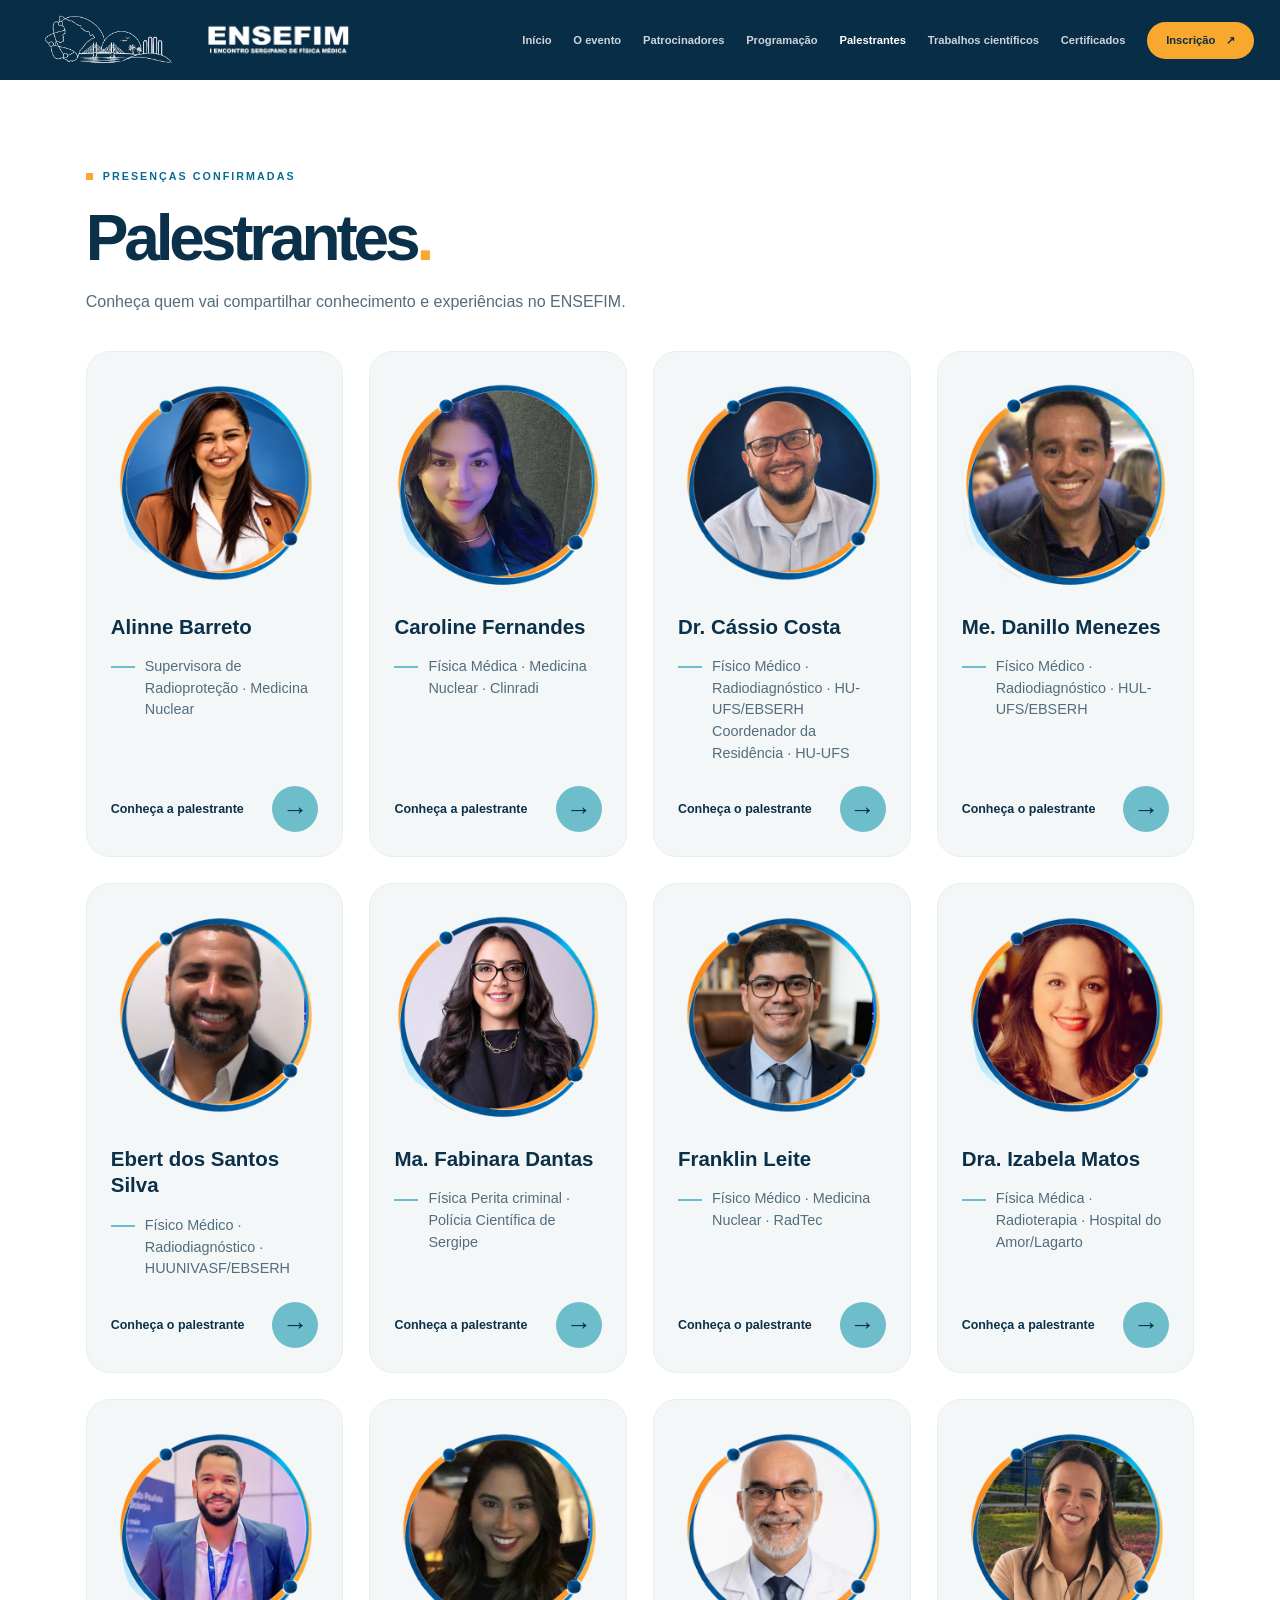
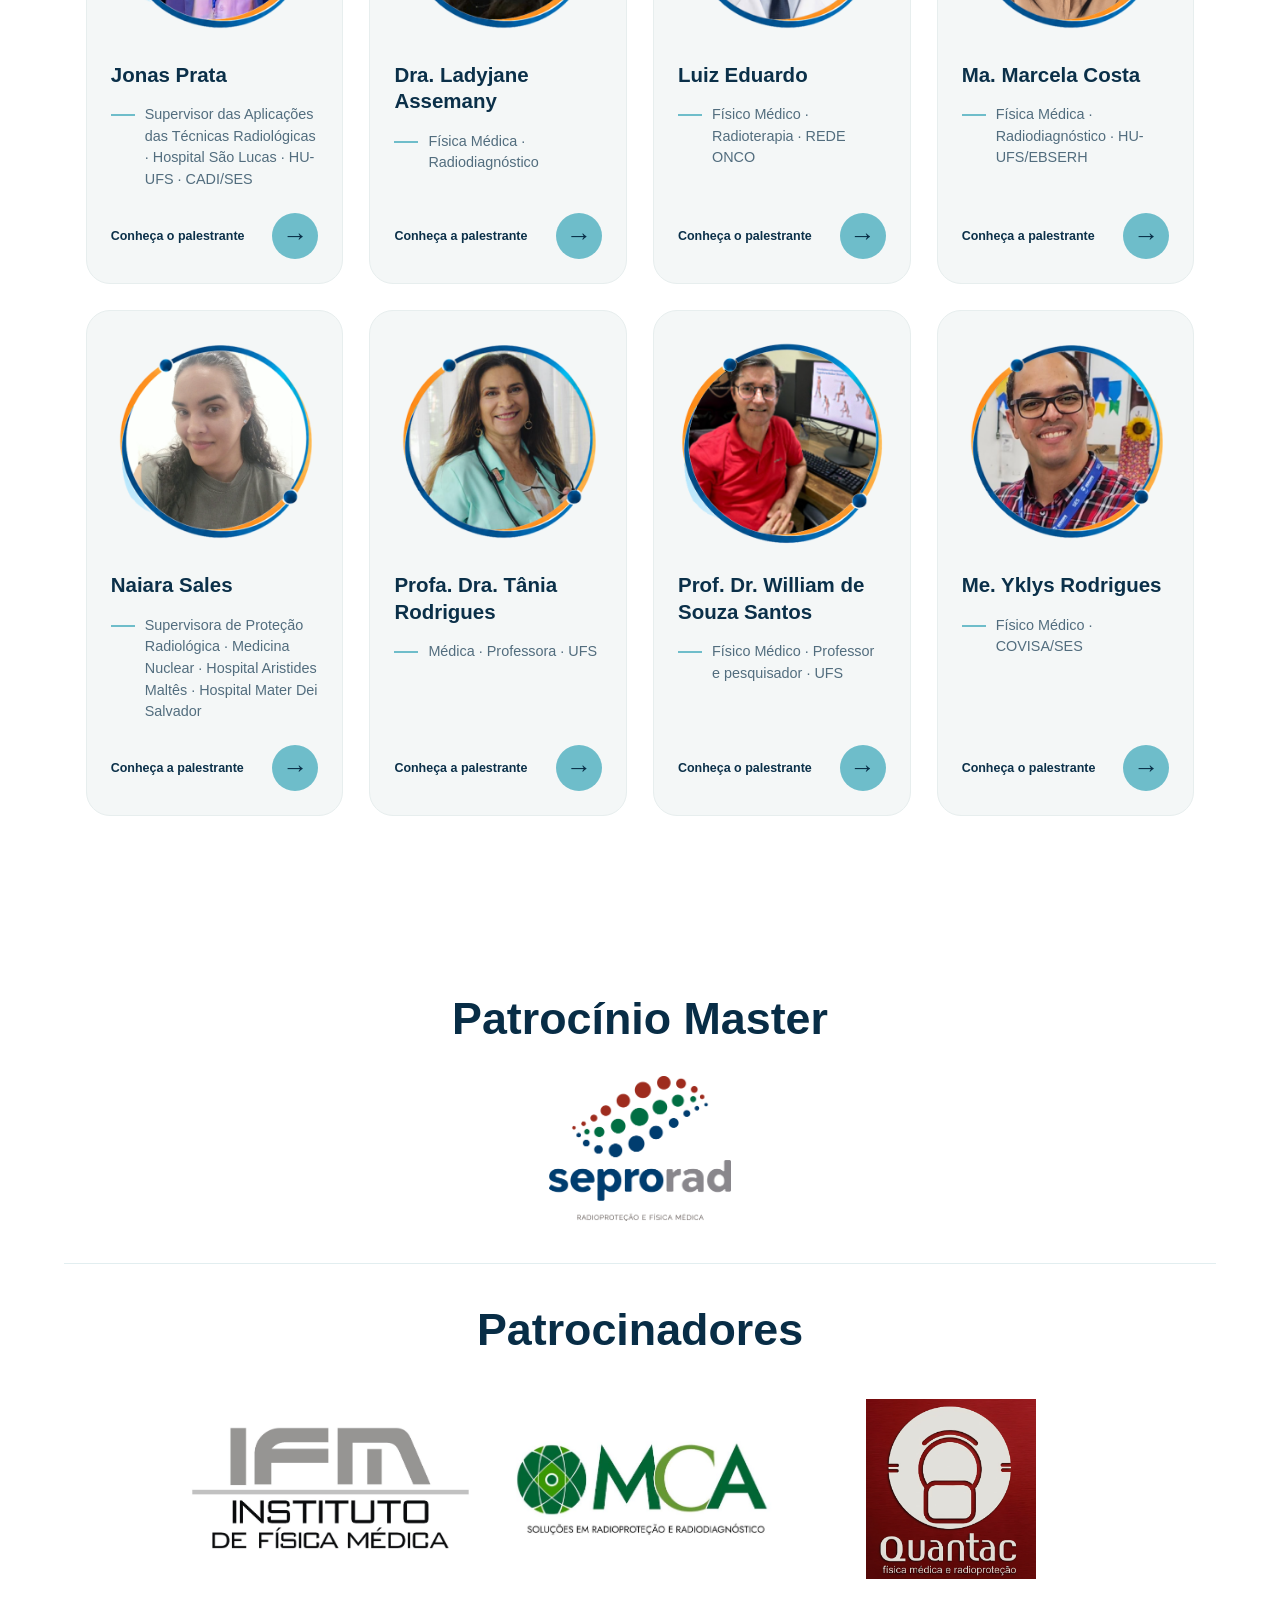
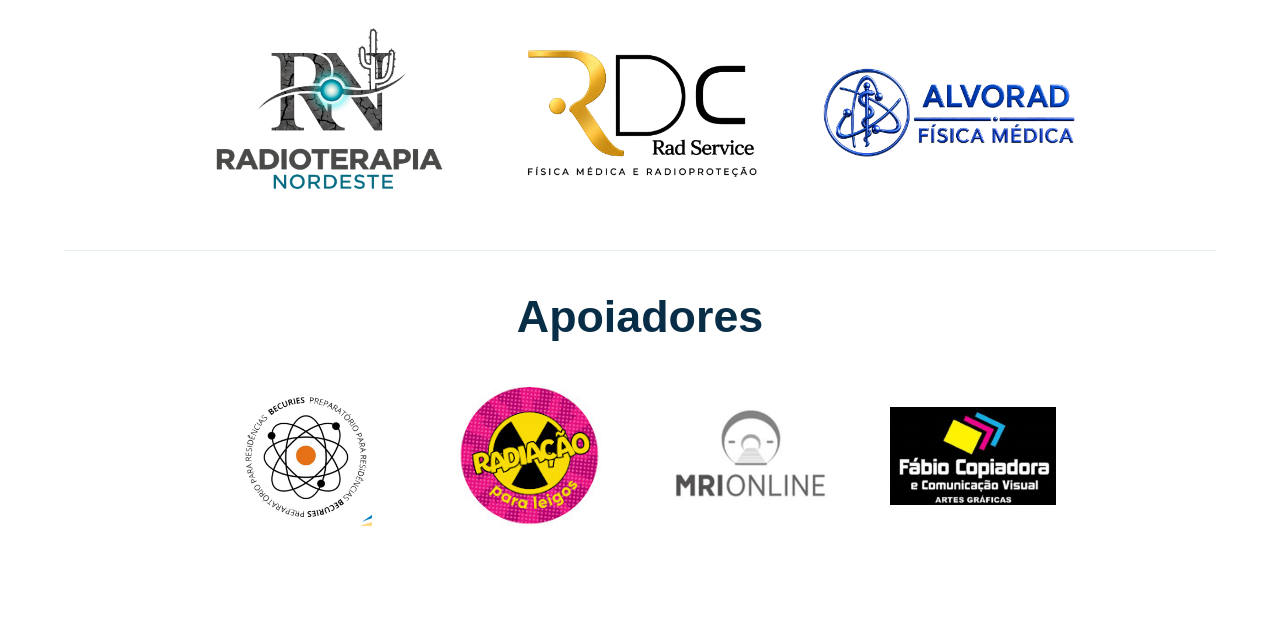
<file: palestrantes.html>
<!doctype html>
<html lang="pt-BR">
  <head>
    <meta charset="UTF-8" />
    <meta http-equiv="Content-Security-Policy" content="default-src 'none'; script-src 'self'; style-src 'self' https://fonts.googleapis.com; font-src https://fonts.gstatic.com; img-src 'self'; connect-src 'none'; frame-src 'none'; object-src 'none'; worker-src 'none'; base-uri 'none'; form-action 'none'; upgrade-insecure-requests" />
    <meta name="referrer" content="no-referrer" />
    <meta name="viewport" content="width=device-width, initial-scale=1.0" />
    <meta name="description" content="Conheça os palestrantes confirmados, seus currículos e palestras no I Encontro Sergipano de Física Médica." />
    <title>Palestrantes | ENSEFIM</title>
    <link rel="preconnect" href="https://fonts.googleapis.com" />
    <link rel="preconnect" href="https://fonts.gstatic.com" crossorigin />
    <link href="https://fonts.googleapis.com/css2?family=DM+Sans:wght@400;500;600;700&family=Syne:wght@600;700;800&display=swap" rel="stylesheet" />
    <link rel="stylesheet" href="styles.css?v=20261026-7" />
  </head>
  <body class="speakers-page">
    <header class="site-header">
      <a class="brand" href="index.html#inicio" aria-label="ENSEFIM - início">
        <img class="header-fine-line" src="assets/Em%20fine%20line.png" alt="Ilustração fine line do ENSEFIM" />
        <img class="brand-wordmark" src="assets/so%20a%20letra.png" alt="ENSEFIM" />
      </a>
      <button class="menu-toggle" type="button" aria-expanded="false" aria-controls="main-nav">
        <span></span><span></span><b>Menu</b>
      </button>
      <nav class="main-nav" id="main-nav" aria-label="Navegação principal">
        <a href="index.html#inicio">Início</a>
        <a href="index.html#evento">O evento</a>
        <a href="#patrocinadores">Patrocinadores</a>
        <a href="programacao.html">Programação</a>
        <a class="active" href="palestrantes.html" aria-current="page">Palestrantes</a>
        <a href="trabalhos.html">Trabalhos científicos</a>
        <a href="certificados.html">Certificados</a>
        <a class="nav-cta" href="inscricao.html">Inscrição <span>↗</span></a>
      </nav>
    </header>

    <main>
      <section class="speakers-section" id="palestrantes" aria-labelledby="speakers-title">
        <div class="speakers-heading">
          <p class="eyebrow eyebrow-dark"><span></span> Presenças confirmadas</p>
          <h1 id="speakers-title">Palestrantes<span class="title-dot">.</span></h1>
          <p>Conheça quem vai compartilhar conhecimento e experiências no ENSEFIM.</p>
        </div>
        <div class="speakers-grid">
          <button class="speaker-card" type="button" data-speaker="tania" aria-haspopup="dialog" aria-controls="speaker-dialog">
            <img src="assets/palestrantes/tania.png" alt="" width="486" height="500" loading="lazy" />
            <strong>Profa. Dra. Tânia Rodrigues</strong>
            <span class="speaker-profession">Médica · Professora · UFS</span>
            <span class="speaker-card-action">Conheça a palestrante <span aria-hidden="true">→</span></span>
          </button>
          <button class="speaker-card" type="button" data-speaker="izabela" aria-haspopup="dialog" aria-controls="speaker-dialog">
            <img src="assets/palestrantes/izabela.png" alt="" width="486" height="500" loading="lazy" />
            <strong>Dra. Izabela Matos</strong>
            <span class="speaker-profession">Física Médica · Radioterapia · Hospital do Amor/Lagarto</span>
            <span class="speaker-card-action">Conheça a palestrante <span aria-hidden="true">→</span></span>
          </button>
          <button class="speaker-card" type="button" data-speaker="cassio" aria-haspopup="dialog" aria-controls="speaker-dialog">
            <img src="assets/palestrantes/cassio-20261012.png" alt="" width="486" height="500" loading="lazy" />
            <strong>Dr. Cássio Costa</strong>
            <span class="speaker-profession"><span>Físico Médico · Radiodiagnóstico · HU-UFS/EBSERH<br />Coordenador da Residência · HU-UFS</span></span>
            <span class="speaker-card-action">Conheça o palestrante <span aria-hidden="true">→</span></span>
          </button>
          <button class="speaker-card" type="button" data-speaker="marcela" aria-haspopup="dialog" aria-controls="speaker-dialog">
            <img src="assets/palestrantes/marcela-20261012.png" alt="" width="486" height="500" loading="lazy" />
            <strong>Ma. Marcela Costa</strong>
            <span class="speaker-profession">Física Médica · Radiodiagnóstico · HU-UFS/EBSERH</span>
            <span class="speaker-card-action">Conheça a palestrante <span aria-hidden="true">→</span></span>
          </button>
          <button class="speaker-card" type="button" data-speaker="caroline" aria-haspopup="dialog" aria-controls="speaker-dialog">
            <img src="assets/palestrantes/caroline.png" alt="" width="486" height="500" loading="lazy" />
            <strong>Caroline Fernandes</strong>
            <span class="speaker-profession">Física Médica · Medicina Nuclear · Clinradi</span>
            <span class="speaker-card-action">Conheça a palestrante <span aria-hidden="true">→</span></span>
          </button>
          <button class="speaker-card" type="button" data-speaker="danillo" aria-haspopup="dialog" aria-controls="speaker-dialog">
            <img src="assets/palestrantes/danillo.png" alt="" width="486" height="500" loading="lazy" />
            <strong>Me. Danillo Menezes</strong>
            <span class="speaker-profession">Físico Médico · Radiodiagnóstico · HUL-UFS/EBSERH</span>
            <span class="speaker-card-action">Conheça o palestrante <span aria-hidden="true">→</span></span>
          </button>
          <button class="speaker-card" type="button" data-speaker="fabinara" aria-haspopup="dialog" aria-controls="speaker-dialog">
            <img src="assets/palestrantes/fabinara.png" alt="" width="486" height="500" loading="lazy" />
            <strong>Ma. Fabinara Dantas</strong>
            <span class="speaker-profession">Física Perita criminal · Polícia Científica de Sergipe</span>
            <span class="speaker-card-action">Conheça a palestrante <span aria-hidden="true">→</span></span>
          </button>
          <button class="speaker-card" type="button" data-speaker="william" aria-haspopup="dialog" aria-controls="speaker-dialog">
            <img src="assets/palestrantes/william.png" alt="" width="486" height="500" loading="lazy" />
            <strong>Prof. Dr. William de Souza Santos</strong>
            <span class="speaker-profession">Físico Médico · Professor e pesquisador · UFS</span>
            <span class="speaker-card-action">Conheça o palestrante <span aria-hidden="true">→</span></span>
          </button>
          <button class="speaker-card" type="button" data-speaker="jonas" aria-haspopup="dialog" aria-controls="speaker-dialog">
            <img src="assets/palestrantes/jonas.png" alt="" width="486" height="500" loading="lazy" />
            <strong>Jonas Prata</strong>
            <span class="speaker-profession">Supervisor das Aplicações das Técnicas Radiológicas · Hospital São Lucas · HU-UFS · CADI/SES</span>
            <span class="speaker-card-action">Conheça o palestrante <span aria-hidden="true">→</span></span>
          </button>
          <button class="speaker-card" type="button" data-speaker="ladyjane" aria-haspopup="dialog" aria-controls="speaker-dialog">
            <img src="assets/palestrantes/ladyjane.png" alt="" width="486" height="500" loading="lazy" />
            <strong>Dra. Ladyjane Assemany</strong>
            <span class="speaker-profession">Física Médica · Radiodiagnóstico</span>
            <span class="speaker-card-action">Conheça a palestrante <span aria-hidden="true">→</span></span>
          </button>
          <button class="speaker-card" type="button" data-speaker="ebert" aria-haspopup="dialog" aria-controls="speaker-dialog">
            <img src="assets/palestrantes/ebert.png" alt="" width="486" height="500" loading="lazy" />
            <strong>Ebert dos Santos Silva</strong>
            <span class="speaker-profession">Físico Médico · Radiodiagnóstico · HUUNIVASF/EBSERH</span>
            <span class="speaker-card-action">Conheça o palestrante <span aria-hidden="true">→</span></span>
          </button>
          <button class="speaker-card" type="button" data-speaker="yklys" aria-haspopup="dialog" aria-controls="speaker-dialog">
            <img src="assets/palestrantes/yklys.png" alt="" width="486" height="500" loading="lazy" />
            <strong>Me. Yklys Rodrigues</strong>
            <span class="speaker-profession">Físico Médico · COVISA/SES</span>
            <span class="speaker-card-action">Conheça o palestrante <span aria-hidden="true">→</span></span>
          </button>
          <button class="speaker-card" type="button" data-speaker="franklin" aria-haspopup="dialog" aria-controls="speaker-dialog">
            <img src="assets/palestrantes/franklin.png" alt="" width="486" height="500" loading="lazy" />
            <strong>Franklin Leite</strong>
            <span class="speaker-profession">Físico Médico · Medicina Nuclear · RadTec</span>
            <span class="speaker-card-action">Conheça o palestrante <span aria-hidden="true">→</span></span>
          </button>
          <a class="speaker-card" data-speaker="alinne" href="#alinne-details" aria-haspopup="dialog" aria-controls="alinne-details">
            <img src="assets/palestrantes/alinne.png" alt="" width="486" height="500" loading="lazy" />
            <strong>Alinne Barreto</strong>
            <span class="speaker-profession">Supervisora de Radioproteção · Medicina Nuclear</span>
            <span class="speaker-card-action">Conheça a palestrante <span aria-hidden="true">→</span></span>
          </a>
          <button class="speaker-card" type="button" data-speaker="naiara" aria-haspopup="dialog" aria-controls="speaker-dialog">
            <img src="assets/palestrantes/naiara.png" alt="" width="486" height="500" loading="lazy" />
            <strong>Naiara Sales</strong>
            <span class="speaker-profession">Supervisora de Proteção Radiológica · Medicina Nuclear · Hospital Aristides Maltês · Hospital Mater Dei Salvador</span>
            <span class="speaker-card-action">Conheça a palestrante <span aria-hidden="true">→</span></span>
          </button>
          <button class="speaker-card" type="button" data-speaker="luiz" aria-haspopup="dialog" aria-controls="speaker-dialog">
            <img src="assets/palestrantes/luiz.png" alt="" width="486" height="500" loading="lazy" />
            <strong>Luiz Eduardo</strong>
            <span class="speaker-profession">Físico Médico · Radioterapia · REDE ONCO</span>
            <span class="speaker-card-action">Conheça o palestrante <span aria-hidden="true">→</span></span>
          </button>        </div>
      </section>

      <dialog class="speaker-dialog" id="speaker-dialog" aria-labelledby="speaker-name">
        <button class="speaker-close" type="button" aria-label="Fechar detalhes do palestrante" autofocus>×</button>
        <div class="speaker-profile">
          <img class="speaker-photo" id="speaker-photo" src="assets/palestrantes/danillo.png" alt="" width="486" height="500" />
          <span class="speaker-placeholder speaker-photo" id="speaker-placeholder" aria-hidden="true" hidden></span>
          <div class="speaker-details">
            <p class="eyebrow eyebrow-dark"><span></span> Palestrante confirmado</p>
            <h2 id="speaker-name"></h2>
            <p class="speaker-role" id="speaker-role"></p>
            <h3>Sobre o palestrante</h3>
            <div class="speaker-bio" id="speaker-bio"></div>
            <a class="speaker-lattes" id="speaker-lattes" target="_blank" rel="noopener noreferrer">Ver currículo Lattes <span aria-hidden="true">↗</span><span class="speaker-sr-only"> (abre em nova aba)</span></a>
            <div class="speaker-talk">
              <h3 id="speaker-talk-type">Palestra</h3>
              <p id="speaker-talk-title"></p>
              <p class="speaker-talk-subtitle" id="speaker-talk-subtitle" hidden></p>
              <p class="speaker-time"><strong>Dia:</strong> <span id="speaker-day">A confirmar</span><span aria-hidden="true"> · </span><strong>Horário:</strong> <span id="speaker-time">A confirmar</span></p>
            </div>
          </div>
        </div>
      </dialog>

      <section class="alinne-detail-overlay" id="alinne-details" role="dialog" aria-modal="true" aria-labelledby="alinne-name">
        <div class="alinne-detail-surface">
          <a class="speaker-close" href="#palestrantes" aria-label="Fechar detalhes de Alinne Barreto">×</a>
          <div class="speaker-profile">
            <img class="speaker-photo" src="assets/palestrantes/alinne.png" alt="Alinne Barreto" width="486" height="500" />
            <div class="speaker-details">
              <p class="eyebrow eyebrow-dark"><span></span> Palestrante confirmada</p>
              <h2 id="alinne-name">Alinne Barreto</h2>
              <p class="speaker-role">Supervisora de Radioproteção · Medicina Nuclear</p>
              <h3>Sobre a palestrante</h3>
              <div class="speaker-bio">
                <p>Física Médica, graduada pela Universidade Federal de Sergipe (UFS), especialista em Medicina Nuclear pelo HCFMUSP e Supervisora de Proteção Radiológica em Medicina Nuclear.</p>
                <p>Possui mais de 12 anos de experiência na área, com atuação em instituições de referência como HC/USP, ICESP, InCor, Hospital Israelita Albert Einstein e Grupo Fleury.</p>
                <p>Ao longo de sua trajetória, acumulou experiência em diagnóstico por imagem, controle de qualidade, radioproteção, PET/CT, SPECT e capacitação de equipes.</p>
                <p>Atualmente, atua na interface entre saúde, tecnologia e inovação, como Executiva Comercial e de Relacionamento com o Cliente, trabalhando com soluções digitais e Inteligência Artificial aplicadas à Medicina Diagnóstica.</p>
              </div>
              <a class="speaker-lattes" href="http://lattes.cnpq.br/9773275808755205" target="_blank" rel="noopener noreferrer">Ver currículo Lattes <span aria-hidden="true">↗</span></a>
            </div>
          </div>
        </div>
      </section>

      <section class="sponsors-section" id="patrocinadores" aria-label="Patrocínio e apoio">
        <div class="sponsor-tier sponsor-tier-master">
          <h2>Patrocínio Master</h2>
          <div class="sponsor-logos sponsor-logos-master">
            <a class="sponsor-logo" href="https://www.seprorad.com.br/" target="_blank" rel="noopener noreferrer" aria-label="Seprorad — abrir site em nova aba"><img src="assets/patrocinadores/seprorad.png?v=20261026-2" alt="Seprorad" width="320" height="200" loading="lazy" /></a>
          </div>
        </div>
        <div class="sponsor-tier">
          <h2>Patrocinadores</h2>
          <div class="sponsor-logos sponsor-logos-patrons">
            <a class="sponsor-logo" href="https://www.instagram.com/ifm.med?srtk=MTR3N3ZzcHJ5NGJ1eQ==" target="_blank" rel="noopener noreferrer" aria-label="IFM — abrir Instagram em nova aba"><img src="assets/patrocinadores/ifm.png" alt="IFM — Instituto de Física Médica" width="240" height="160" loading="lazy" /></a>
            <a class="sponsor-logo" href="https://www.instagram.com/mca_radioprotecao?rpxt=MWZpN2VhNnJjM21nMA==" target="_blank" rel="noopener noreferrer" aria-label="MCA — abrir Instagram em nova aba"><img src="assets/patrocinadores/mca.png" alt="MCA — Soluções em Radioproteção e Radiodiagnóstico" width="240" height="160" loading="lazy" /></a>
            <a class="sponsor-logo" href="https://www.instagram.com/quantacfm/" target="_blank" rel="noopener noreferrer" aria-label="Quantac — abrir Instagram em nova aba"><img src="assets/patrocinadores/quantac.png" alt="Quantac" width="240" height="160" loading="lazy" /></a>
            <a class="sponsor-logo" href="https://www.instagram.com/radioterapianordeste?srtk=dHprbDB6ZDdiazZy" target="_blank" rel="noopener noreferrer" aria-label="Radioterapia Nordeste — abrir Instagram em nova aba"><img src="assets/patrocinadores/radioterapia-nordeste.png?v=20261026-2" alt="Radioterapia Nordeste" width="240" height="160" loading="lazy" /></a>
            <a class="sponsor-logo" href="https://www.instagram.com/rdc.radservice?srtk=bWdjZnBvYzg0eGVu" target="_blank" rel="noopener noreferrer" aria-label="RDC — abrir Instagram em nova aba"><img src="assets/patrocinadores/rdc.png?v=20261026-2" alt="RDC — Rad Service" width="240" height="160" loading="lazy" /></a>
            <a class="sponsor-logo" href="https://www.instagram.com/alvorad_qc?xtok=MWV6ZndqZHFvMXhncg==" target="_blank" rel="noopener noreferrer" aria-label="Alvorad — abrir Instagram em nova aba"><img src="assets/patrocinadores/alvorad.png" alt="Alvorad — Física Médica" width="240" height="160" loading="lazy" /></a>
          </div>
        </div>
        <div class="sponsor-tier">
          <h2>Apoiadores</h2>
          <div class="sponsor-logos sponsor-logos-supporters">
            <a class="sponsor-logo" href="https://www.instagram.com/becuries/?hl=pt" target="_blank" rel="noopener noreferrer" aria-label="Becuries — abrir Instagram em nova aba"><img src="assets/patrocinadores/becuries.png" alt="Becuries" width="240" height="160" loading="lazy" /></a>
            <a class="sponsor-logo" href="https://www.instagram.com/radiacaoparaleigos/" target="_blank" rel="noopener noreferrer" aria-label="Radiação para Leigos — abrir Instagram em nova aba"><img src="assets/patrocinadores/radiacao-para-leigos.png" alt="Radiação para Leigos" width="240" height="160" loading="lazy" /></a>
            <a class="sponsor-logo" href="https://www.mrionline.com.br/" target="_blank" rel="noopener noreferrer" aria-label="MRI Online — abrir site em nova aba"><img src="assets/patrocinadores/mri-online.png" alt="MRI Online" width="240" height="160" loading="lazy" /></a>
            <a class="sponsor-logo" href="https://www.instagram.com/fabiocopiadoraufs?vrfl=MTN2ejB2bzNhMTd2cw==" target="_blank" rel="noopener noreferrer" aria-label="Fábio Copiadora — abrir Instagram em nova aba"><img src="assets/patrocinadores/fabio.jpg" alt="Fábio Copiadora e Comunicação Visual — Artes Gráficas" width="526" height="310" loading="lazy" /></a>
          </div>
        </div>
      </section>
    </main>
    <script src="script.js?v=20261102-5"></script>
  </body>
</html>
</file>
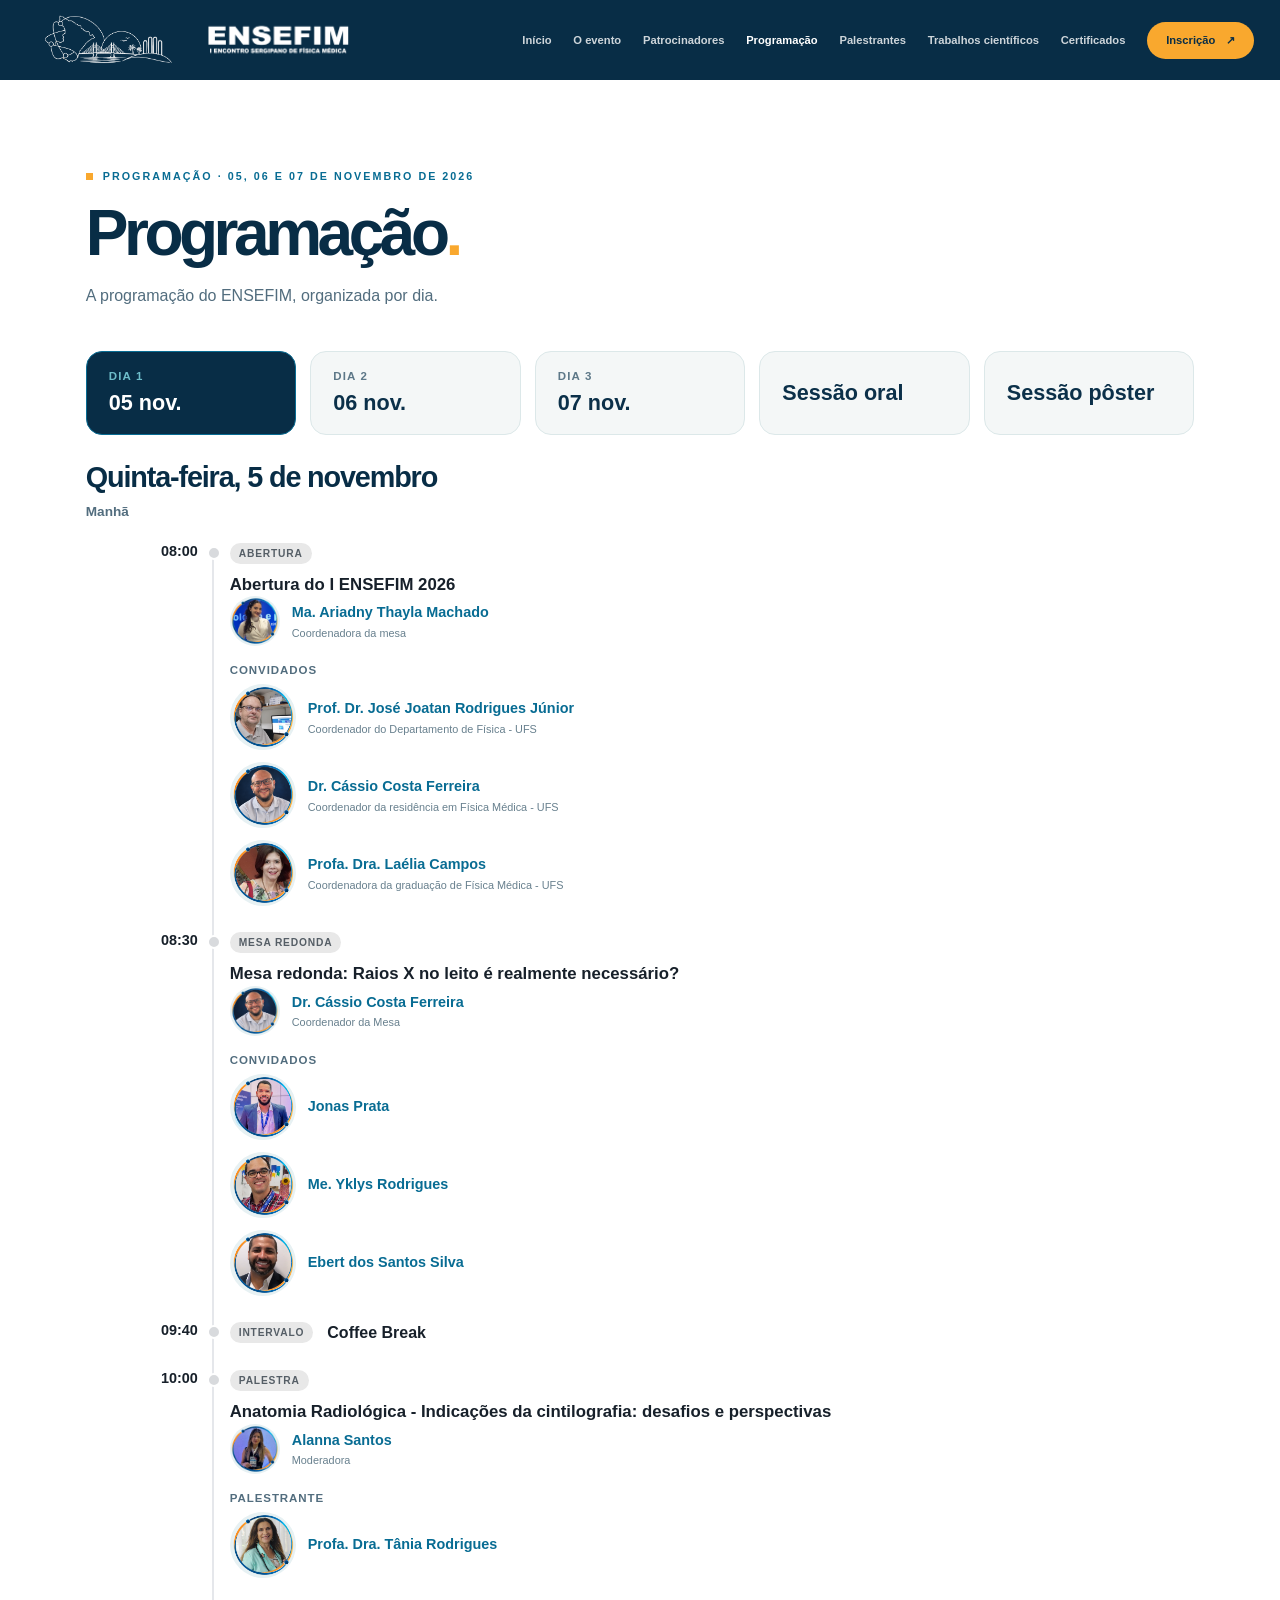
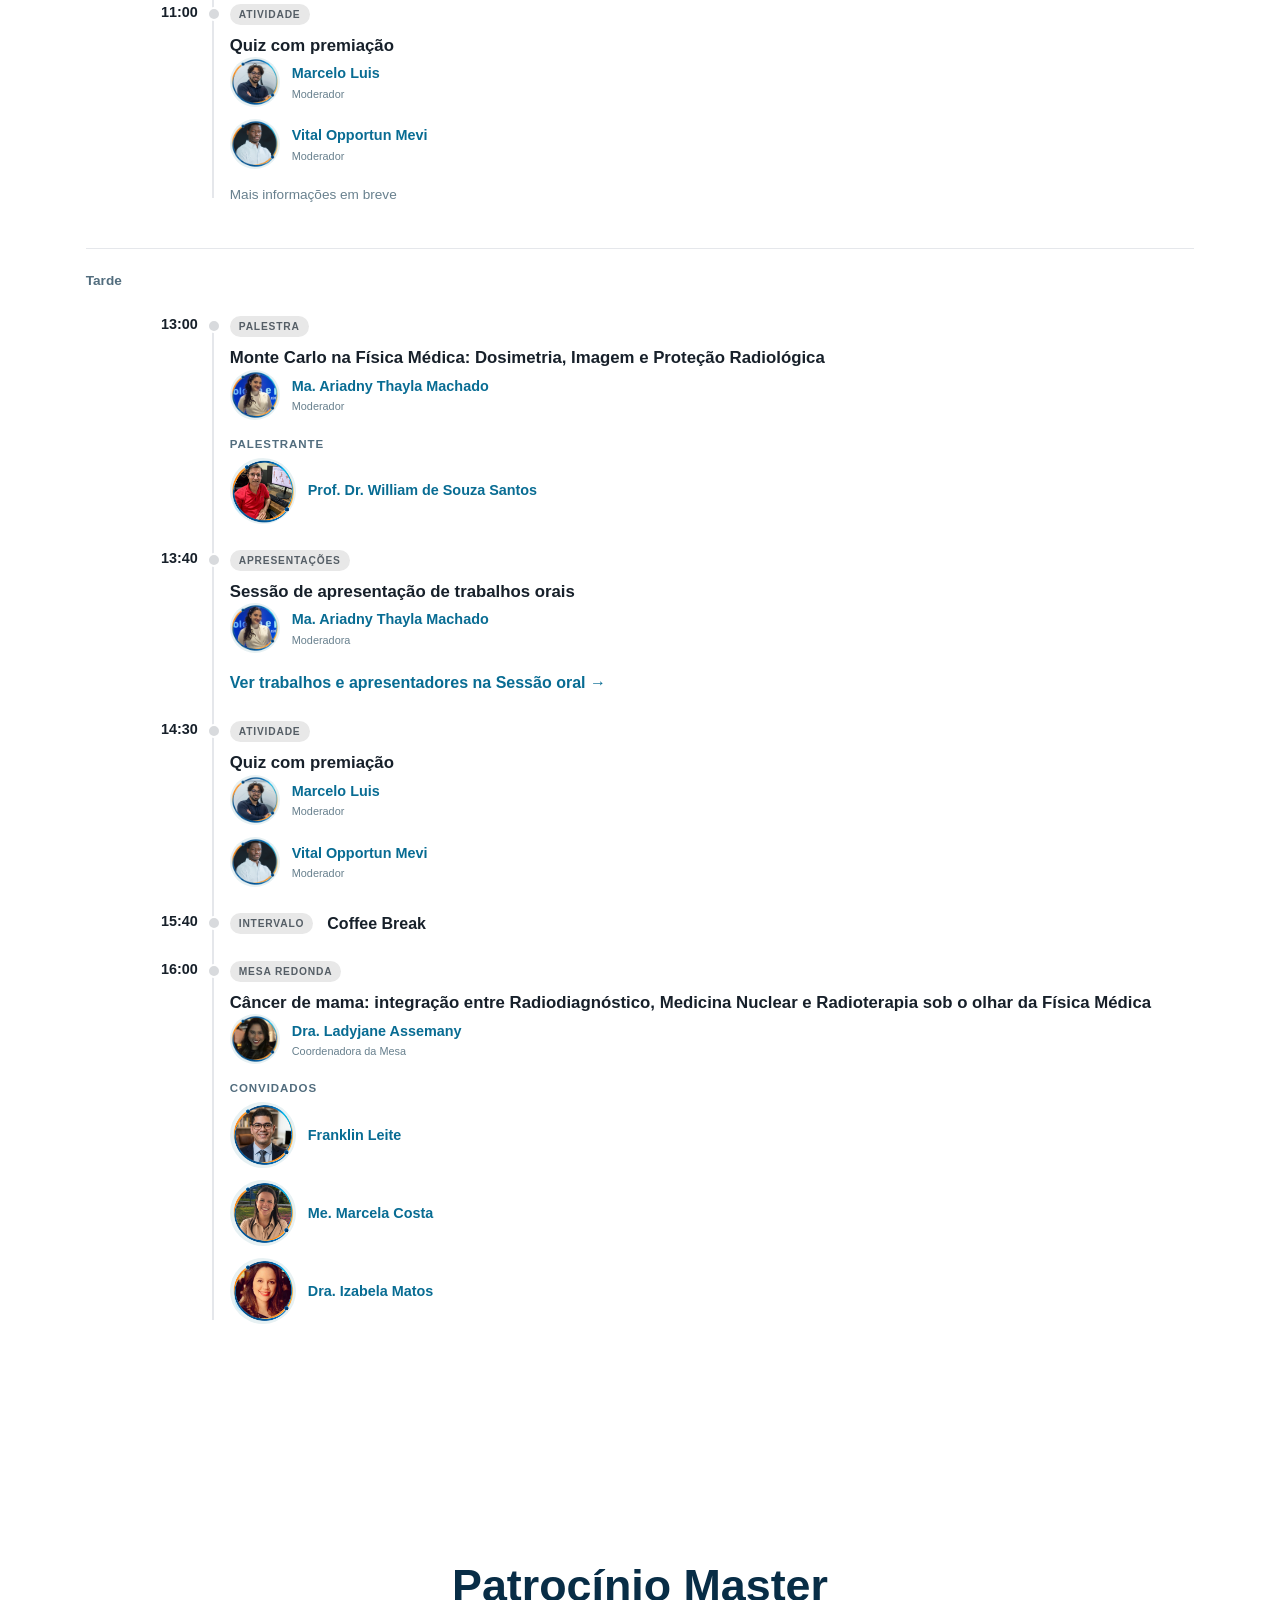
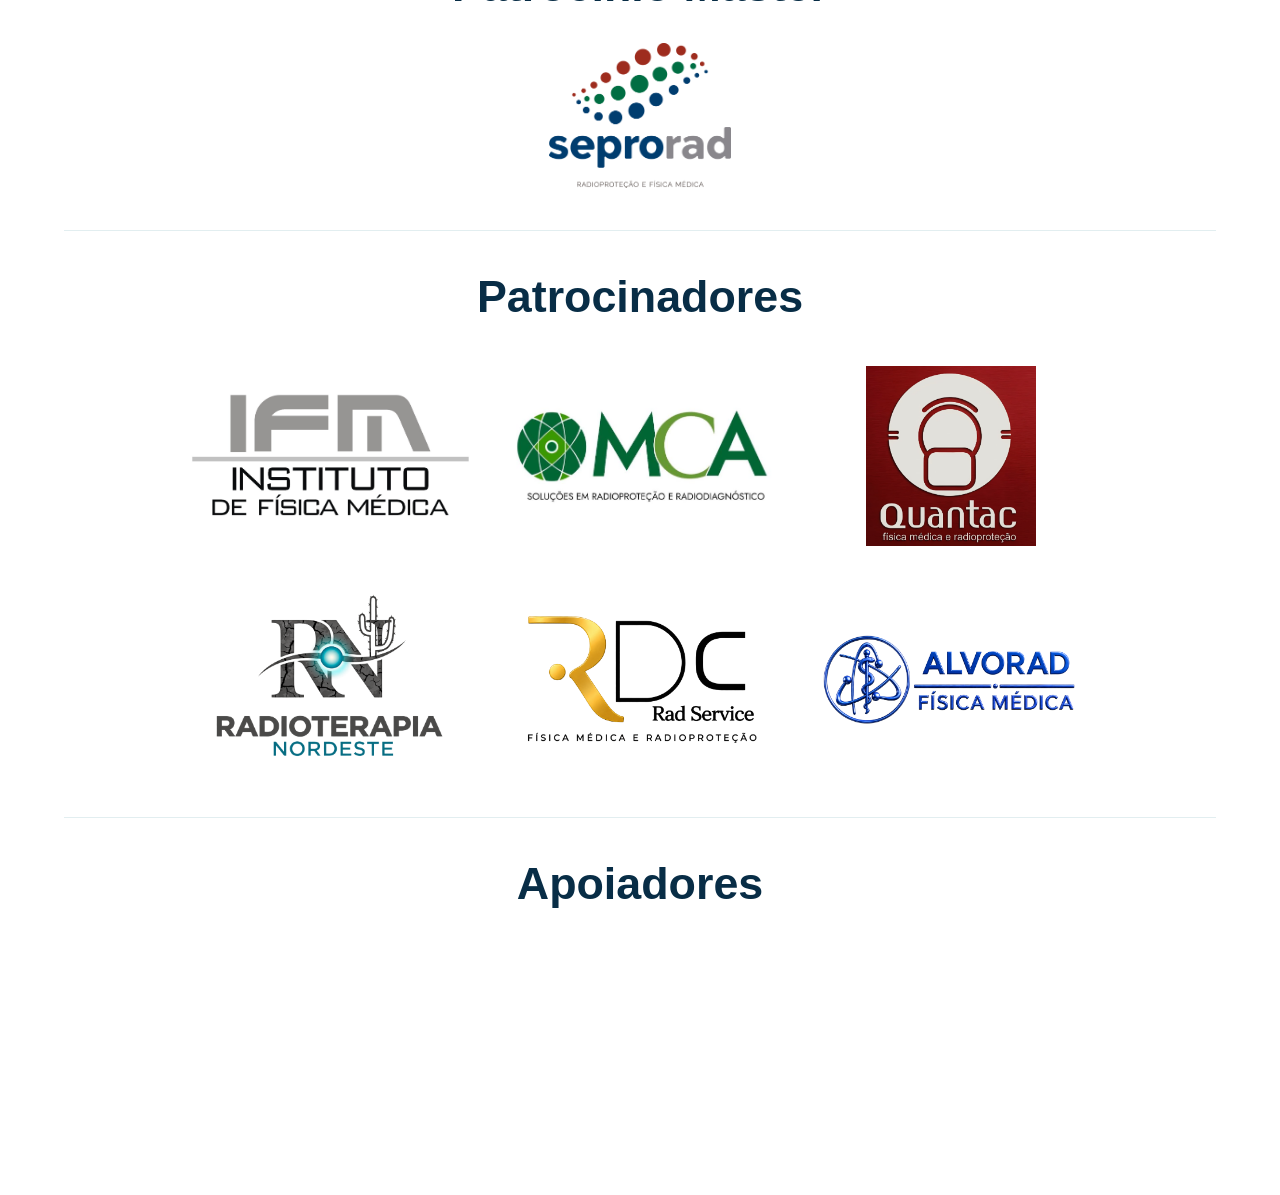
<file: programacao.html>
<!doctype html>
<html lang="pt-BR">
  <head>
    <meta charset="UTF-8" />
    <meta http-equiv="Content-Security-Policy" content="default-src 'none'; script-src 'self'; style-src 'self' https://fonts.googleapis.com; font-src https://fonts.gstatic.com; img-src 'self'; connect-src 'none'; frame-src 'none'; object-src 'none'; worker-src 'none'; base-uri 'none'; form-action 'none'; upgrade-insecure-requests" />
    <meta name="referrer" content="no-referrer" />
    <meta name="viewport" content="width=device-width, initial-scale=1.0" />
    <meta name="description" content="Confira a programação do I Encontro Sergipano de Física Médica, organizado por dia." />
    <title>Programação | ENSEFIM</title>
    <link rel="preconnect" href="https://fonts.googleapis.com" />
    <link rel="preconnect" href="https://fonts.gstatic.com" crossorigin />
    <link href="https://fonts.googleapis.com/css2?family=DM+Sans:wght@400;500;600;700&family=Syne:wght@600;700;800&display=swap" rel="stylesheet" />
    <link rel="stylesheet" href="styles.css?v=20261028-19" />
  </head>
  <body class="program-page">
    <header class="site-header">
      <a class="brand" href="index.html#inicio" aria-label="ENSEFIM - início">
        <img class="header-fine-line" src="assets/Em%20fine%20line.png" alt="Ilustração fine line do ENSEFIM" />
        <img class="brand-wordmark" src="assets/so%20a%20letra.png" alt="ENSEFIM" />
      </a>
      <button class="menu-toggle" type="button" aria-expanded="false" aria-controls="main-nav">
        <span></span><span></span><b>Menu</b>
      </button>
      <nav class="main-nav" id="main-nav" aria-label="Navegação principal">
        <a href="index.html#inicio">Início</a>
        <a href="index.html#evento">O evento</a>
        <a href="#patrocinadores">Patrocinadores</a>
        <a class="active" href="programacao.html" aria-current="page">Programação</a>
        <a href="palestrantes.html">Palestrantes</a>
        <a href="trabalhos.html">Trabalhos científicos</a>
        <a href="certificados.html">Certificados</a>
        <a class="nav-cta" href="inscricao.html">Inscrição <span>↗</span></a>
      </nav>
    </header>

    <main>
      <section class="program-section" aria-labelledby="program-title">
        <div class="program-heading">
          <p class="eyebrow eyebrow-dark"><span></span> Programação · 05, 06 e 07 de novembro de 2026</p>
          <h1 id="program-title">Programação<span class="title-dot">.</span></h1>
          <p>A programação do ENSEFIM, organizada por dia.</p>
        </div>

        <div class="program-days" role="tablist" aria-label="Dias do evento">
          <button class="program-day" id="tab-2026-11-05" type="button" role="tab" aria-selected="true" aria-controls="panel-2026-11-05" tabindex="0" data-program-day="2026-11-05">
            <span>Dia 1</span><strong>05 nov.</strong>
          </button>
          <button class="program-day" id="tab-2026-11-06" type="button" role="tab" aria-selected="false" aria-controls="panel-2026-11-06" tabindex="-1" data-program-day="2026-11-06">
            <span>Dia 2</span><strong>06 nov.</strong>
          </button>
          <button class="program-day" id="tab-2026-11-07" type="button" role="tab" aria-selected="false" aria-controls="panel-2026-11-07" tabindex="-1" data-program-day="2026-11-07">
            <span>Dia 3</span><strong>07 nov.</strong>
          </button>
          <button class="program-day" id="tab-orais" type="button" role="tab" aria-selected="false" aria-controls="panel-orais" tabindex="-1" data-program-day="orais">
            <strong>Sessão oral</strong>
          </button>
          <button class="program-day" id="tab-posters" type="button" role="tab" aria-selected="false" aria-controls="panel-posters" tabindex="-1" data-program-day="posters">
            <strong>Sessão pôster</strong>
          </button>
        </div>

        <section class="program-panel" id="panel-2026-11-05" role="tabpanel" aria-labelledby="tab-2026-11-05" data-program-panel="2026-11-05">
          <h2>Quinta-feira, 5 de novembro</h2>
          <p class="program-period">Manhã</p>
          <ol class="program-timeline">
            <li class="program-item">
              <time class="program-time" datetime="08:00">08:00</time>
              <article class="program-event">
                <div class="program-event-heading"><span class="program-kind">Abertura</span><h3>Abertura do I ENSEFIM 2026</h3></div>
                <div class="program-people">
                  <div class="program-person"><img src="assets/palestrantes/ariadny.png" alt="" width="64" height="64" /><span><button class="program-person-link" type="button" data-speaker="ariadny" aria-haspopup="dialog" aria-controls="speaker-dialog"><strong>Ma. Ariadny Thayla Machado</strong></button><small>Coordenadora da mesa</small></span></div>
                </div>
                  <p class="program-group-label">Convidados</p>
                <div class="program-people program-people-featured">
                  <div class="program-person"><img src="assets/palestrantes/joatan.png" alt="" width="64" height="64" /><span><button class="program-person-link" type="button" data-speaker="joatan" aria-haspopup="dialog" aria-controls="speaker-dialog"><strong>Prof. Dr. José Joatan Rodrigues Júnior</strong></button><small>Coordenador do Departamento de Física - UFS</small></span></div>
                  <div class="program-person"><img src="assets/palestrantes/cassio-20261012.png" alt="" width="64" height="64" /><span><button class="program-person-link" type="button" data-speaker="cassio" aria-haspopup="dialog" aria-controls="speaker-dialog"><strong>Dr. Cássio Costa Ferreira</strong></button><small>Coordenador da residência em Física Médica - UFS</small></span></div>
                  <div class="program-person"><img src="assets/palestrantes/laelia.png" alt="" width="64" height="64" /><span><button class="program-person-link" type="button" data-speaker="laelia" aria-haspopup="dialog" aria-controls="speaker-dialog"><strong>Profa. Dra. Laélia Campos</strong></button><small>Coordenadora da graduação de Física Médica - UFS</small></span></div>
                </div>
              </article>
            </li>
            <li class="program-item">
              <time class="program-time" datetime="08:30">08:30</time>
              <article class="program-event">
                <div class="program-event-heading"><span class="program-kind">Mesa redonda</span><h3>Mesa redonda: Raios X no leito é realmente necessário?</h3></div>
                <div class="program-people">
                  <div class="program-person"><img src="assets/palestrantes/cassio-20261012.png" alt="" width="64" height="64" /><span><button class="program-person-link" type="button" data-speaker="cassio" aria-haspopup="dialog" aria-controls="speaker-dialog"><strong>Dr. Cássio Costa Ferreira</strong></button><small>Coordenador da Mesa</small></span></div>
                </div>
                <p class="program-group-label">Convidados</p>
                <div class="program-people program-people-featured">
                  <div class="program-person"><img src="assets/palestrantes/jonas.png" alt="" width="64" height="64" /><span><button class="program-person-link" type="button" data-speaker="jonas" aria-haspopup="dialog" aria-controls="speaker-dialog"><strong>Jonas Prata</strong></button></span></div>
                  <div class="program-person"><img src="assets/palestrantes/yklys.png" alt="" width="64" height="64" /><span><button class="program-person-link" type="button" data-speaker="yklys" aria-haspopup="dialog" aria-controls="speaker-dialog"><strong>Me. Yklys Rodrigues</strong></button></span></div>
                  <div class="program-person"><img src="assets/palestrantes/ebert.png" alt="" width="64" height="64" /><span><button class="program-person-link" type="button" data-speaker="ebert" aria-haspopup="dialog" aria-controls="speaker-dialog"><strong>Ebert dos Santos Silva</strong></button></span></div>
                </div>
              </article>
            </li>
            <li class="program-item program-item-break">
              <time class="program-time" datetime="09:40">09:40</time>
              <article class="program-event"><span class="program-kind">Intervalo</span><h3>Coffee Break</h3></article>
            </li>
            <li class="program-item">
              <time class="program-time" datetime="10:00">10:00</time>
              <article class="program-event">
                <div class="program-event-heading"><span class="program-kind">Palestra</span><h3>Anatomia Radiológica - Indicações da cintilografia: desafios e perspectivas</h3></div>
                <div class="program-people">
                  <div class="program-person"><img src="assets/palestrantes/alanna.png" alt="" width="64" height="64" /><span><button class="program-person-link" type="button" data-speaker="alanna" aria-haspopup="dialog" aria-controls="speaker-dialog"><strong>Alanna Santos</strong></button><small>Moderadora</small></span></div>
                </div>
                <p class="program-group-label">Palestrante</p>
                <div class="program-people program-people-featured">
                  <div class="program-person"><img src="assets/palestrantes/tania.png" alt="" width="64" height="64" /><span><button class="program-person-link" type="button" data-speaker="tania" aria-haspopup="dialog" aria-controls="speaker-dialog"><strong>Profa. Dra. Tânia Rodrigues</strong></button></span></div>
                </div>
              </article>
            </li>
            <li class="program-item">
              <time class="program-time" datetime="11:00">11:00</time>
              <article class="program-event">
                <div class="program-event-heading"><span class="program-kind">Atividade</span><h3>Quiz com premiação</h3></div>
                                <div class="program-people">
                  <div class="program-person"><img src="assets/palestrantes/marcelo.png" alt="" width="64" height="64" /><span><button class="program-person-link" type="button" data-speaker="marcelo" aria-haspopup="dialog" aria-controls="speaker-dialog"><strong>Marcelo Luis</strong></button><small>Moderador</small></span></div>
                  <div class="program-person"><img src="assets/palestrantes/vital.png" alt="" width="64" height="64" /><span><button class="program-person-link" type="button" data-speaker="vital" aria-haspopup="dialog" aria-controls="speaker-dialog"><strong>Vital Opportun Mevi</strong></button><small>Moderador</small></span></div>
                </div>

                <p class="program-coming-soon">Mais informações em breve</p>
              </article>
            </li>
          </ol>
          <p class="program-period">Tarde</p>
          <ol class="program-timeline">
            <li class="program-item">
              <time class="program-time" datetime="13:00">13:00</time>
              <article class="program-event">
                <div class="program-event-heading"><span class="program-kind">Palestra</span><h3>Monte Carlo na Física Médica: Dosimetria, Imagem e Proteção Radiológica</h3></div>
                <div class="program-people">
                  <div class="program-person"><img src="assets/palestrantes/ariadny.png" alt="" width="64" height="64" /><span><button class="program-person-link" type="button" data-speaker="ariadny" aria-haspopup="dialog" aria-controls="speaker-dialog"><strong>Ma. Ariadny Thayla Machado</strong></button><small>Moderador</small></span></div>
                </div>
                <p class="program-group-label">Palestrante</p>
                <div class="program-people program-people-featured">
                  <div class="program-person"><img src="assets/palestrantes/william.png" alt="" width="64" height="64" /><span><button class="program-person-link" type="button" data-speaker="william" aria-haspopup="dialog" aria-controls="speaker-dialog"><strong>Prof. Dr. William de Souza Santos</strong></button></span></div>
                </div>
              </article>
            </li>

            <li class="program-item">
              <time class="program-time" datetime="13:40">13:40</time>
              <article class="program-event">
                <div class="program-event-heading"><span class="program-kind">Apresentações</span><h3>Sessão de apresentação de trabalhos orais</h3></div>
                <div class="program-people">
                  <div class="program-person"><img src="assets/palestrantes/ariadny.png" alt="" width="64" height="64" /><span><button class="program-person-link" type="button" data-speaker="ariadny" aria-haspopup="dialog" aria-controls="speaker-dialog"><strong>Ma. Ariadny Thayla Machado</strong></button><small>Moderadora</small></span></div>
                </div>
                <p class="program-session-details"><a href="#tab-orais" data-program-link="orais">Ver trabalhos e apresentadores na Sessão oral →</a></p>
              </article>
            </li>
            <li class="program-item">
              <time class="program-time" datetime="14:30">14:30</time>
              <article class="program-event">
                <div class="program-event-heading"><span class="program-kind">Atividade</span><h3>Quiz com premiação</h3></div>
                <div class="program-people">
                  <div class="program-person"><img src="assets/palestrantes/marcelo.png" alt="" width="64" height="64" /><span><button class="program-person-link" type="button" data-speaker="marcelo" aria-haspopup="dialog" aria-controls="speaker-dialog"><strong>Marcelo Luis</strong></button><small>Moderador</small></span></div>
                  <div class="program-person"><img src="assets/palestrantes/vital.png" alt="" width="64" height="64" /><span><button class="program-person-link" type="button" data-speaker="vital" aria-haspopup="dialog" aria-controls="speaker-dialog"><strong>Vital Opportun Mevi</strong></button><small>Moderador</small></span></div>
                </div>
              </article>
            </li>
            <li class="program-item program-item-break">
              <time class="program-time" datetime="15:40">15:40</time>
              <article class="program-event"><span class="program-kind">Intervalo</span><h3>Coffee Break</h3></article>
            </li>
            <li class="program-item">
              <time class="program-time" datetime="16:00">16:00</time>
              <article class="program-event">
                <div class="program-event-heading"><span class="program-kind">Mesa redonda</span><h3>Câncer de mama: integração entre Radiodiagnóstico, Medicina Nuclear e Radioterapia sob o olhar da Física Médica</h3></div>
                <div class="program-people">
                  <div class="program-person"><img src="assets/palestrantes/ladyjane.png" alt="" width="64" height="64" /><span><button class="program-person-link" type="button" data-speaker="ladyjane" aria-haspopup="dialog" aria-controls="speaker-dialog"><strong>Dra. Ladyjane Assemany</strong></button><small>Coordenadora da Mesa</small></span></div>
                </div>
                <p class="program-group-label">Convidados</p>
                <div class="program-people program-people-featured">
                  <div class="program-person"><img src="assets/palestrantes/franklin.png" alt="" width="64" height="64" /><span><button class="program-person-link" type="button" data-speaker="franklin" aria-haspopup="dialog" aria-controls="speaker-dialog"><strong>Franklin Leite</strong></button></span></div>
                  <div class="program-person"><img src="assets/palestrantes/marcela-20261012.png" alt="" width="64" height="64" /><span><button class="program-person-link" type="button" data-speaker="marcela" aria-haspopup="dialog" aria-controls="speaker-dialog"><strong>Me. Marcela Costa</strong></button></span></div>
                  <div class="program-person"><img src="assets/palestrantes/izabela.png" alt="" width="64" height="64" /><span><button class="program-person-link" type="button" data-speaker="izabela" aria-haspopup="dialog" aria-controls="speaker-dialog"><strong>Dra. Izabela Matos</strong></button></span></div>
                </div>
              </article>
            </li>
          </ol>
        </section>
        <section class="program-panel" id="panel-2026-11-06" role="tabpanel" aria-labelledby="tab-2026-11-06" data-program-panel="2026-11-06" hidden>
          <h2>Sexta-feira, 6 de novembro</h2>
          <p class="program-period">Manhã</p>
          <ol class="program-timeline">
            <li class="program-item">
              <time class="program-time" datetime="08:00">08:00</time>
              <article class="program-event">
                <div class="program-event-heading"><span class="program-kind">Considerações iniciais</span><h3>Considerações Iniciais</h3></div>
                <div class="program-people">
                  <div class="program-person"><img src="assets/palestrantes/alanna.png" alt="" width="64" height="64" /><span><button class="program-person-link" type="button" data-speaker="alanna" aria-haspopup="dialog" aria-controls="speaker-dialog"><strong>Alanna Santos</strong></button><small>Moderadora</small></span></div>
                </div>
                <p class="program-group-label">Convidados</p>
                <div class="program-people program-people-featured"><div class="program-person"><img src="assets/palestrantes/divanizia.png" alt="" width="64" height="64" /><span><button class="program-person-link" type="button" data-speaker="divanizia" aria-haspopup="dialog" aria-controls="speaker-dialog"><strong>Profa. Dra. Divanizia do Nascimento Souza</strong></button></span></div></div>
              </article>
            </li>
            <li class="program-item">
              <time class="program-time" datetime="08:20">08:20</time>
              <article class="program-event">
                <div class="program-event-heading"><span class="program-kind">Palestra</span><h3>Uma breve conversa sobre teranóstico</h3></div>
                <div class="program-people">
                  <div class="program-person"><img src="assets/palestrantes/alanna.png" alt="" width="64" height="64" /><span><button class="program-person-link" type="button" data-speaker="alanna" aria-haspopup="dialog" aria-controls="speaker-dialog"><strong>Alanna Santos</strong></button><small>Moderador</small></span></div>
                </div>
                <p class="program-group-label">Palestrante</p>
                <div class="program-people program-people-featured">
                  <div class="program-person"><img src="assets/palestrantes/naiara.png" alt="" width="64" height="64" /><span><button class="program-person-link" type="button" data-speaker="naiara" aria-haspopup="dialog" aria-controls="speaker-dialog"><strong>Naiara Sales</strong></button></span></div>
                </div>
              </article>
            </li>
            <li class="program-item">
              <time class="program-time" datetime="09:00">09:00</time>
              <article class="program-event">
                <div class="program-event-heading"><span class="program-kind">Palestra</span><h3>Da Física à Perícia Criminal: Como a Ciência ajuda a desvendar crimes</h3></div>
                <div class="program-people">
                  <div class="program-person"><img src="assets/palestrantes/alanna.png" alt="" width="64" height="64" /><span><button class="program-person-link" type="button" data-speaker="alanna" aria-haspopup="dialog" aria-controls="speaker-dialog"><strong>Alanna Santos</strong></button><small>Moderador</small></span></div>
                </div>
                <p class="program-group-label">Palestrante</p>
                <div class="program-people program-people-featured">
                  <div class="program-person"><img src="assets/palestrantes/fabinara.png" alt="" width="64" height="64" /><span><button class="program-person-link" type="button" data-speaker="fabinara" aria-haspopup="dialog" aria-controls="speaker-dialog"><strong>Ma. Fabinara Dantas</strong></button></span></div>
                </div>
              </article>
            </li>
            <li class="program-item program-item-break">
              <time class="program-time" datetime="09:40">09:40–10:00</time>
              <article class="program-event"><span class="program-kind">Intervalo</span><h3>Coffee Break</h3></article>
            </li>
            <li class="program-item">
              <time class="program-time" datetime="10:00">10:00</time>
              <article class="program-event">
                <div class="program-event-heading"><span class="program-kind">Palestra</span><h3>Gestão da Proteção Radiológica em Serviços de Saúde</h3></div>
                <div class="program-people">
                  <div class="program-person"><img src="assets/palestrantes/ariadny.png" alt="" width="64" height="64" /><span><button class="program-person-link" type="button" data-speaker="ariadny" aria-haspopup="dialog" aria-controls="speaker-dialog"><strong>Ma. Ariadny Thayla Machado</strong></button><small>Moderador</small></span></div>
                </div>
                <p class="program-group-label">Palestrante</p>
                <div class="program-people program-people-featured">
                  <div class="program-person"><img src="assets/palestrantes/danillo.png" alt="" width="64" height="64" /><span><button class="program-person-link" type="button" data-speaker="danillo" aria-haspopup="dialog" aria-controls="speaker-dialog"><strong>Me. Danillo Menezes</strong></button></span></div>
                </div>
              </article>
            </li>

            <li class="program-item">
              <time class="program-time" datetime="10:40">10:40</time>
              <article class="program-event">
                <div class="program-event-heading"><span class="program-kind">Apresentações</span><h3>Sessão de apresentação de trabalhos orais</h3></div>
                <div class="program-people">
                  <div class="program-person"><img src="assets/palestrantes/ariadny.png" alt="" width="64" height="64" /><span><button class="program-person-link" type="button" data-speaker="ariadny" aria-haspopup="dialog" aria-controls="speaker-dialog"><strong>Ma. Ariadny Thayla Machado</strong></button><small>Moderadora</small></span></div>
                </div>
                <p class="program-session-details"><a href="#tab-orais" data-program-link="orais">Ver trabalhos e apresentadores na Sessão oral →</a></p>
              </article>
            </li>
            <li class="program-item">
              <time class="program-time" datetime="11:00">11:00</time>
              <article class="program-event">
                <div class="program-event-heading"><span class="program-kind">Atividade</span><h3>Quiz com premiação</h3></div>
                <div class="program-people">
                  <div class="program-person"><img src="assets/palestrantes/marcelo.png" alt="" width="64" height="64" /><span><button class="program-person-link" type="button" data-speaker="marcelo" aria-haspopup="dialog" aria-controls="speaker-dialog"><strong>Marcelo Luis</strong></button><small>Moderador</small></span></div>
                  <div class="program-person"><img src="assets/palestrantes/vital.png" alt="" width="64" height="64" /><span><button class="program-person-link" type="button" data-speaker="vital" aria-haspopup="dialog" aria-controls="speaker-dialog"><strong>Vital Opportun Mevi</strong></button><small>Moderador</small></span></div>
                </div>
              </article>
            </li>
          </ol>
          <p class="program-period">Tarde</p>
          <ol class="program-timeline">
            <li class="program-item">
              <time class="program-time" datetime="14:00">14:00</time>
              <article class="program-event">
                <div class="program-event-heading"><span class="program-kind">Palestra</span><h3>Atuação do Físico Médico em radioterapia</h3></div>
                <div class="program-people"><div class="program-person"><img src="assets/palestrantes/alanna.png" alt="" width="64" height="64" /><span><button class="program-person-link" type="button" data-speaker="alanna" aria-haspopup="dialog" aria-controls="speaker-dialog"><strong>Alanna Santos</strong></button><small>Moderadora</small></span></div></div>
                <p class="program-group-label">Palestrante</p>
                <div class="program-people program-people-featured"><div class="program-person"><img src="assets/palestrantes/luiz.png" alt="" width="64" height="64" /><span><button class="program-person-link" type="button" data-speaker="luiz" aria-haspopup="dialog" aria-controls="speaker-dialog"><strong>Luiz Eduardo</strong></button></span></div></div>
              </article>
            </li>

            <li class="program-item">
              <time class="program-time" datetime="15:00">15:00</time>
              <article class="program-event">
                <div class="program-event-heading"><span class="program-kind">Apresentações</span><h3>Sessão de apresentação de trabalhos orais</h3></div>
                <div class="program-people">
                  <div class="program-person"><img src="assets/palestrantes/ariadny.png" alt="" width="64" height="64" /><span><button class="program-person-link" type="button" data-speaker="ariadny" aria-haspopup="dialog" aria-controls="speaker-dialog"><strong>Ma. Ariadny Thayla Machado</strong></button><small>Moderadora</small></span></div>
                </div>
                <p class="program-session-details"><a href="#tab-orais" data-program-link="orais">Ver trabalhos e apresentadores na Sessão oral →</a></p>
              </article>
            </li>
          </ol>
        </section>
        <section class="program-panel" id="panel-2026-11-07" role="tabpanel" aria-labelledby="tab-2026-11-07" data-program-panel="2026-11-07" hidden>
          <h2>Sábado, 7 de novembro</h2>
          <p class="program-period">Manhã</p>
          <ol class="program-timeline">
            <li class="program-item">
              <time class="program-time" datetime="07:00">07:00</time>
              <article class="program-event">
                <div class="program-event-heading"><span class="program-kind">Visita técnica</span><h3>Visita Técnica na Medicina Nuclear - CLINRAD</h3></div>
                <p class="program-coming-soon">Vagas limitadas · Inscrições em breve</p>
                <p class="program-group-label">Visita guiada</p>
                <div class="program-people">
                  <div class="program-person"><img src="assets/palestrantes/caroline.png" alt="" width="64" height="64" /><span><button class="program-person-link" type="button" data-speaker="caroline" aria-haspopup="dialog" aria-controls="speaker-dialog"><strong>Caroline Fernandes</strong></button></span></div>
                </div>
              </article>
            </li>
            <li class="program-item">
              <time class="program-time" datetime="08:00">08:00</time>
              <article class="program-event">
                <div class="program-event-heading"><span class="program-kind">Visita técnica</span><h3>Visita Técnica Radioterapia - REDE ONCO</h3></div>
                <p class="program-coming-soon">Vagas limitadas · Inscrições em breve</p>
                <p class="program-group-label">Visita guiada</p>
                <div class="program-people"><div class="program-person"><img src="assets/palestrantes/luiz.png" alt="" width="64" height="64" /><span><button class="program-person-link" type="button" data-speaker="luiz" aria-haspopup="dialog" aria-controls="speaker-dialog"><strong>Luiz Eduardo</strong></button></span></div></div>
              </article>
            </li>
          </ol>
          <p class="program-period">Tarde</p>
          <ol class="program-timeline">
            <li class="program-item">
              <time class="program-time" datetime="13:00">13:00</time>
              <article class="program-event">
                <div class="program-event-heading"><span class="program-kind">Visita técnica</span><h3>Visita Técnica no Radiodiagnóstico - HU-UFS</h3></div>
                <p class="program-coming-soon">Vagas limitadas · Inscrições em breve</p>
                <p class="program-group-label">Visita guiada</p>
                <div class="program-people">
                  <div class="program-person"><img src="assets/palestrantes/marcelo.png" alt="" width="64" height="64" /><span><button class="program-person-link" type="button" data-speaker="marcelo" aria-haspopup="dialog" aria-controls="speaker-dialog"><strong>Marcelo Luis</strong></button></span></div>
                  <div class="program-person"><img src="assets/palestrantes/vital.png" alt="" width="64" height="64" /><span><button class="program-person-link" type="button" data-speaker="vital" aria-haspopup="dialog" aria-controls="speaker-dialog"><strong>Vital Opportun Mevi</strong></button></span></div>
                </div>
              </article>
            </li>
          </ol>
        </section>
        <section class="program-panel program-posters" id="panel-orais" role="tabpanel" aria-labelledby="tab-orais" data-program-panel="orais" hidden>
          <h2>Sessão oral</h2>
          <section class="program-poster-day" aria-labelledby="orais-05-title">
            <h3 id="orais-05-title">Quinta-feira, 5 de novembro</h3>
            <p class="program-period">Tarde</p>
            <ol class="program-timeline">
              <li class="program-item">
                <time class="program-time" datetime="13:40">13:40</time>
                <article class="program-event">
                  <div class="program-event-heading"><span class="program-kind">Trabalhos orais</span><h3>Sessão de apresentação de trabalhos orais</h3></div>
                  <div class="program-presentations">
                    <section class="program-presentation">
                      <h4>Avaliação comparativa da dose glandular média em mamografia digital 2D e tomossíntese mamária</h4>
                      <div class="program-person"><span class="program-presenter-photo"><img class="presenter-caroline" src="assets/apresentadores/caroline-chagas.png?v=20261028-moldura" alt="Caroline Chagas" width="50" height="50" loading="lazy" /></span><span><strong>Caroline Chagas</strong><small>Apresentador</small></span></div>
                    </section>
                    <section class="program-presentation">
                      <h4>Comparação da dose glandular média indicada por mamógrafo digital com a estimada pelo método de Dance</h4>
                      <div class="program-person"><span class="program-presenter-photo"><img class="presenter-lizandra" src="assets/apresentadores/lizandra-oliveira.png?v=20261028-moldura" alt="Lizandra Oliveira" width="50" height="50" loading="lazy" /></span><span><strong>Lizandra Oliveira</strong><small>Apresentador</small></span></div>
                    </section>
                    <section class="program-presentation">
                      <h4>Impacto da geometria dos simuladores de PMMA na avaliação da razão contraste-ruído em mamografia digital</h4>
                      <div class="program-person"><span class="program-presenter-photo"><img class="presenter-victoria" src="assets/apresentadores/victoria-do-carmo.png?v=20261028-moldura" alt="Victória do Carmo" width="50" height="50" loading="lazy" /></span><span><strong>Victória do Carmo</strong><small>Apresentador</small></span></div>
                    </section>
                    <section class="program-presentation">
                      <h4>Aprendizado profundo para leitura automática do teste de constância em mamografia: avaliação prospectiva em rotina com fantomas ACR e CBR</h4>
                      <div class="program-person"><span class="program-presenter-photo"><img src="assets/apresentadores/maryane-santos-ferreira.png" alt="Maryane Santos Ferreira" width="50" height="50" loading="lazy" /></span><span><strong>Maryane Santos Ferreira</strong><small>Apresentador</small></span></div>
                    </section>
                  </div>
                </article>
              </li>
            </ol>
          </section>
          <section class="program-poster-day" aria-labelledby="orais-06-title">
            <h3 id="orais-06-title">Sexta-feira, 6 de novembro</h3>
            <p class="program-period">Manhã</p>
            <ol class="program-timeline">
              <li class="program-item">
                <time class="program-time" datetime="10:40">10:40</time>
                <article class="program-event">
                  <div class="program-event-heading"><span class="program-kind">Trabalhos orais</span><h3>Sessão de apresentação de trabalhos orais</h3></div>
                  <div class="program-presentations">
                    <section class="program-presentation">
                      <h4>Mapeamento da Exposição à Radiação de Acompanhantes em Tomografia Computadorizada Pediátrica: Efeito do Posicionamento e da Proteção Plumbífera</h4>
                      <div class="program-person"><span class="program-presenter-photo"><img class="presenter-juliana" src="assets/apresentadores/juliana-barros.png?v=20261028-moldura" alt="Juliana Barros" width="50" height="50" loading="lazy" /></span><span><strong>Juliana Barros</strong><small>Apresentador</small></span></div>
                    </section>
                    <section class="program-presentation">
                      <h4>Avaliação da concordância entre o CTDIvol indicado e medido em tomografia computadorizada</h4>
                      <div class="program-person"><span class="program-presenter-photo"><img class="presenter-leticia" src="assets/apresentadores/leticia-teles.png?v=20261028-moldura" alt="Letícia Teles" width="50" height="50" loading="lazy" /></span><span><strong>Letícia Teles</strong><small>Apresentador</small></span></div>
                    </section>
                    <section class="program-presentation">
                      <h4>Análise da exposição ocupacional à radiação retroespalhada e de fuga em procedimentos em centros de hemodinâmica</h4>
                      <div class="program-person"><span class="program-presenter-photo"><img class="presenter-misia" src="assets/apresentadores/misia-cunha-flor.png?v=20261028-moldura" alt="Mísia Cunha Flor" width="50" height="50" loading="lazy" /></span><span><strong>Mísia Cunha Flor</strong><small>Apresentador</small></span></div>
                    </section>
                  </div>
                </article>
              </li>
            </ol>
            <p class="program-period">Tarde</p>
            <ol class="program-timeline">
              <li class="program-item">
                <time class="program-time" datetime="15:00">15:00</time>
                <article class="program-event">
                  <div class="program-event-heading"><span class="program-kind">Trabalhos orais</span><h3>Sessão de apresentação de trabalhos orais</h3></div>
                  <div class="program-presentations">
                    <section class="program-presentation">
                      <h4>Aplicação de L-alanina na dosimetria de raios gama na faixa de doses de radioterapia</h4>
                      <div class="program-person"><span class="program-presenter-photo"><img class="presenter-emilly" src="assets/apresentadores/emilly-menezes.png?v=20261028-moldura" alt="Emilly Menezes" width="50" height="50" loading="lazy" /></span><span><strong>Emilly Menezes</strong><small>Apresentador</small></span></div>
                    </section>
                    <section class="program-presentation">
                      <h4>Impacto dosimétrico de deslocamentos sistemáticos de 5 mm e justificativa para a verificação por imagem a cada cinco dias em radioterapia</h4>
                      <div class="program-person"><span class="program-presenter-photo"><img class="presenter-gabriel" src="assets/apresentadores/gabriel-vasconcelos.png?v=20261028-moldura" alt="Gabriel Vasconcelos" width="50" height="50" loading="lazy" /></span><span><strong>Gabriel Vasconcelos</strong><small>Apresentador</small></span></div>
                    </section>
                    <section class="program-presentation">
                      <h4>Avaliação de microcristais de L-treonina por espectroscopia FTIR-ATR para dosimetria de radiação gama</h4>
                      <div class="program-person"><span class="program-presenter-photo"><img class="presenter-isabel" src="assets/apresentadores/isabel-scoralick-valgas.png?v=20261028-moldura" alt="Isabel Scoralick Valgas" width="50" height="50" loading="lazy" /></span><span><strong>Isabel Scoralick Valgas</strong><small>Apresentador</small></span></div>
                    </section>
                  </div>
                </article>
              </li>
            </ol>
          </section>
        </section>
        <section class="program-panel program-posters" id="panel-posters" role="tabpanel" aria-labelledby="tab-posters" data-program-panel="posters" hidden>
          <h2>Sessão pôster</h2>
          <section class="program-poster-day" aria-labelledby="posters-05-title">
            <h3 id="posters-05-title">Quinta-feira, 5 de novembro</h3>
            <p class="program-period">Tarde</p>
            <ol class="program-timeline">
              <li class="program-item">
                <time class="program-time" datetime="2026-11-05T15:00">15:00</time>
                <article class="program-event">
                  <div class="program-event-heading"><span class="program-kind">Pôsteres</span><h3>Apresentação de pôsteres</h3></div>
                  <div class="program-presentations">
                    <section class="program-presentation">
                      <h4>FUNDAMENTOS FÍSICOS E TECNOLÓGICOS DA ULTRASSONOGRAFIA QUANTITATIVA HEPÁTICA NA MASLD: UMA REVISÃO DE ESCOPO</h4>
                      <div class="program-person"><span class="program-presenter-photo"><img src="assets/apresentadores/maria-clara-cabral.png" alt="Maria Clara Cabral" width="50" height="50" loading="lazy" /></span><span><strong>Maria Clara Cabral</strong><small>Apresentador</small></span></div>
                    </section>
                    <section class="program-presentation">
                      <h4>DESEMPENHO DIAGNÓSTICO DO COEFICIENTE DE ATENUAÇÃO ULTRASSONOGRÁFICA NA DETECÇÃO DE ESTEATOSE HEPÁTICA</h4>
                      <div class="program-person"><span class="program-presenter-photo"><img src="assets/apresentadores/laura-maria-gervazio.png" alt="Laura Maria Gervázio" width="50" height="50" loading="lazy" /></span><span><strong>Laura Maria Gervázio</strong><small>Apresentador</small></span></div>
                    </section>
                    <section class="program-presentation">
                      <h4>O USO DE SIMULADORES BIOLÓGICOS (FANTOMAS) COMO FERRAMENTA DIDÁTICA PARA O ENSINO DA ULTRASSONOGRAFIA E AVALIAÇÃO DA QUALIDADE DA IMAGEM: UMA REVISÃO DE LITERATURA</h4>
                      <div class="program-person"><span class="program-presenter-photo"><img src="assets/apresentadores/luana-cavalcante-poster.png" alt="Luana Cavalcante" width="50" height="50" loading="lazy" /></span><span><strong>Luana Cavalcante</strong><small>Apresentador</small></span></div>
                    </section>
                  </div>
                </article>
              </li>
            </ol>
          </section>
          <section class="program-poster-day" aria-labelledby="posters-06-title">
            <h3 id="posters-06-title">Sexta-feira, 6 de novembro</h3>
            <p class="program-period">Manhã</p>
            <ol class="program-timeline">
              <li class="program-item">
                <time class="program-time" datetime="2026-11-06T11:30">11:30</time>
                <article class="program-event">
                  <div class="program-event-heading"><span class="program-kind">Pôsteres</span><h3>Apresentação de pôsteres</h3></div>
                  <div class="program-presentations">
                    <section class="program-presentation">
                      <h4>LESÕES RADIOINDUZIDAS ASSOCIADAS A PROCEDIMENTOS INTERVENCIONISTAS GUIADOS POR FLUOROSCOPIA: REVISÃO DA LITERATURA</h4>
                      <div class="program-person"><span class="program-presenter-photo"><img src="assets/apresentadores/sara-veronica-santos.png" alt="Sara Verônica Santos" width="50" height="50" loading="lazy" /></span><span><strong>Sara Verônica Santos</strong><small>Apresentador</small></span></div>
                    </section>
                    <section class="program-presentation">
                      <h4>ACIDENTES RADIOLÓGICOS COM FONTES DE ALTA ATIVIDADE: UMA REVISÃO DE CASOS E FALHAS DE SEGURANÇA</h4>
                      <div class="program-person"><span class="program-presenter-photo"><img src="assets/apresentadores/lucca-dantas.png" alt="Lucca Dantas" width="50" height="50" loading="lazy" /></span><span><strong>Lucca Dantas</strong><small>Apresentador</small></span></div>
                    </section>
                    <section class="program-presentation">
                      <h4>USO DA INTELIGÊNCIA ARTIFICIAL DENTRO DOS PRINCÍPIOS DA RADIOPROTEÇÃO NA TOMOGRAFIA COMPUTADORIZADA</h4>
                      <div class="program-person"><span class="program-presenter-photo"><img src="assets/apresentadores/lizandra-oliveira-poster.png" alt="Lizandra Oliveira" width="50" height="50" loading="lazy" /></span><span><strong>Lizandra Oliveira</strong><small>Apresentador</small></span></div>
                    </section>
                  </div>
                </article>
              </li>
            </ol>
            <p class="program-period">Tarde</p>
            <ol class="program-timeline">
              <li class="program-item">
                <time class="program-time" datetime="2026-11-06T15:30">15:30</time>
                <article class="program-event">
                  <div class="program-event-heading"><span class="program-kind">Pôsteres</span><h3>Apresentação de pôsteres</h3></div>
                  <div class="program-presentations">
                    <section class="program-presentation">
                      <h4>REVISÃO BIBLIOGRÁFICA SOBRE A TÉCNICA DA TOMOSSÍNTESE: A PERSPECTIVA DE CONSTRUÇÃO DE UM SIMULADOR ESPECÍFICO</h4>
                      <div class="program-person"><span class="program-presenter-photo"><img src="assets/apresentadores/yasmim-cardoso-do-carmo.png" alt="Yasmim Cardoso do Carmo" width="50" height="50" loading="lazy" /></span><span><strong>Yasmim Cardoso do Carmo</strong><small>Apresentador</small></span></div>
                    </section>
                    <section class="program-presentation">
                      <h4>Desenvolvimento de um fantoma de água automatizado de baixo custo para controle de qualidade em radioterapia</h4>
                      <div class="program-person"><span class="program-presenter-photo"><img src="assets/apresentadores/gustavo-barbosa-gomes.png" alt="Gustavo Barbosa Gomes" width="50" height="50" loading="lazy" /></span><span><strong>Gustavo Barbosa Gomes</strong><small>Apresentador</small></span></div>
                    </section>
                    <section class="program-presentation">
                      <h4>COMPARAÇÃO DA QUALIDADE DA IMAGEM ENTRE RADIOGRAFIA COMPUTADORIZADA (CR) E RADIOGRAFIA DIGITAL (DR)</h4>
                      <div class="program-person"><span class="program-presenter-photo"><img src="assets/apresentadores/anna-rebecca-barbosa.png" alt="Anna Rebecca Barbosa" width="50" height="50" loading="lazy" /></span><span><strong>Anna Rebecca Barbosa</strong><small>Apresentador</small></span></div>
                    </section>
                    <section class="program-presentation">
                      <h4>EFICÁCIA DO AVENTAL PLUMBÍFERO NA ATENUAÇÃO DA RADIAÇÃO ESPALHADA EM LEITOS ADJACENTES DURANTE RADIOGRAFIAS MÓVEIS EM UTI</h4>
                      <div class="program-person"><span class="program-presenter-photo"><img src="assets/apresentadores/mahire-mota-e-silva.png" alt="Mahirê Mota e Silva" width="50" height="50" loading="lazy" /></span><span><strong>Mahirê Mota e Silva</strong><small>Apresentador</small></span></div>
                    </section>
                  </div>
                </article>
              </li>
            </ol>
          </section>
        </section>
      </section>

      <dialog class="speaker-dialog speaker-dialog-program-compact" id="speaker-dialog" aria-labelledby="speaker-name">
        <button class="speaker-close" type="button" aria-label="Fechar detalhes do palestrante" autofocus>×</button>
        <div class="speaker-profile">
          <img class="speaker-photo" id="speaker-photo" src="assets/palestrantes/cassio-20261012.png" alt="" width="486" height="500" />
          <span class="speaker-placeholder speaker-photo" id="speaker-placeholder" aria-hidden="true" hidden></span>
          <div class="speaker-details">
            <p class="eyebrow eyebrow-dark"><span></span> Perfil do participante</p>
            <h2 id="speaker-name"></h2>
            <p class="speaker-role" id="speaker-role"></p>
            <h3>Sobre</h3>
            <div class="speaker-bio" id="speaker-bio"></div>
            <a class="speaker-lattes" id="speaker-lattes" target="_blank" rel="noopener noreferrer">Ver currículo Lattes <span aria-hidden="true">↗</span><span class="speaker-sr-only"> (abre em nova aba)</span></a>
            <div class="speaker-talk">
              <h3 id="speaker-talk-type">Palestra</h3>
              <p id="speaker-talk-title"></p>
              <p class="speaker-talk-subtitle" id="speaker-talk-subtitle" hidden></p>
              <p class="speaker-time"><strong>Dia:</strong> <span id="speaker-day">A confirmar</span><span aria-hidden="true"> · </span><strong>Horário:</strong> <span id="speaker-time">A confirmar</span></p>
            </div>
          </div>
        </div>
      </dialog>
      <section class="sponsors-section" id="patrocinadores" aria-label="Patrocínio e apoio">
        <div class="sponsor-tier sponsor-tier-master">
          <h2>Patrocínio Master</h2>
          <div class="sponsor-logos sponsor-logos-master">
            <a class="sponsor-logo" href="https://www.seprorad.com.br/" target="_blank" rel="noopener noreferrer" aria-label="Seprorad — abrir site em nova aba"><img src="assets/patrocinadores/seprorad.png?v=20261026-2" alt="Seprorad" width="320" height="200" loading="lazy" /></a>
          </div>
        </div>
        <div class="sponsor-tier">
          <h2>Patrocinadores</h2>
          <div class="sponsor-logos sponsor-logos-patrons">
            <a class="sponsor-logo" href="https://www.instagram.com/ifm.med?srtk=MTR3N3ZzcHJ5NGJ1eQ==" target="_blank" rel="noopener noreferrer" aria-label="IFM — abrir Instagram em nova aba"><img src="assets/patrocinadores/ifm.png" alt="IFM — Instituto de Física Médica" width="240" height="160" loading="lazy" /></a>
            <a class="sponsor-logo" href="https://www.instagram.com/mca_radioprotecao?rpxt=MWZpN2VhNnJjM21nMA==" target="_blank" rel="noopener noreferrer" aria-label="MCA — abrir Instagram em nova aba"><img src="assets/patrocinadores/mca.png" alt="MCA — Soluções em Radioproteção e Radiodiagnóstico" width="240" height="160" loading="lazy" /></a>
            <a class="sponsor-logo" href="https://www.instagram.com/quantacfm/" target="_blank" rel="noopener noreferrer" aria-label="Quantac — abrir Instagram em nova aba"><img src="assets/patrocinadores/quantac.png" alt="Quantac" width="240" height="160" loading="lazy" /></a>
            <a class="sponsor-logo" href="https://www.instagram.com/radioterapianordeste?srtk=dHprbDB6ZDdiazZy" target="_blank" rel="noopener noreferrer" aria-label="Radioterapia Nordeste — abrir Instagram em nova aba"><img src="assets/patrocinadores/radioterapia-nordeste.png?v=20261026-2" alt="Radioterapia Nordeste" width="240" height="160" loading="lazy" /></a>
            <a class="sponsor-logo" href="https://www.instagram.com/rdc.radservice?srtk=bWdjZnBvYzg0eGVu" target="_blank" rel="noopener noreferrer" aria-label="RDC — abrir Instagram em nova aba"><img src="assets/patrocinadores/rdc.png?v=20261026-2" alt="RDC — Rad Service" width="240" height="160" loading="lazy" /></a>
            <a class="sponsor-logo" href="https://www.instagram.com/alvorad_qc?xtok=MWV6ZndqZHFvMXhncg==" target="_blank" rel="noopener noreferrer" aria-label="Alvorad — abrir Instagram em nova aba"><img src="assets/patrocinadores/alvorad.png" alt="Alvorad — Física Médica" width="240" height="160" loading="lazy" /></a>
          </div>
        </div>
        <div class="sponsor-tier">
          <h2>Apoiadores</h2>
          <div class="sponsor-logos sponsor-logos-supporters">
            <a class="sponsor-logo" href="https://www.instagram.com/becuries/?hl=pt" target="_blank" rel="noopener noreferrer" aria-label="Becuries — abrir Instagram em nova aba"><img src="assets/patrocinadores/becuries.png" alt="Becuries" width="240" height="160" loading="lazy" /></a>
            <a class="sponsor-logo" href="https://www.instagram.com/radiacaoparaleigos/" target="_blank" rel="noopener noreferrer" aria-label="Radiação para Leigos — abrir Instagram em nova aba"><img src="assets/patrocinadores/radiacao-para-leigos.png" alt="Radiação para Leigos" width="240" height="160" loading="lazy" /></a>
            <a class="sponsor-logo" href="https://www.mrionline.com.br/" target="_blank" rel="noopener noreferrer" aria-label="MRI Online — abrir site em nova aba"><img src="assets/patrocinadores/mri-online.png" alt="MRI Online" width="240" height="160" loading="lazy" /></a>
            <a class="sponsor-logo" href="https://www.instagram.com/fabiocopiadoraufs?vrfl=MTN2ejB2bzNhMTd2cw==" target="_blank" rel="noopener noreferrer" aria-label="Fábio Copiadora — abrir Instagram em nova aba"><img src="assets/patrocinadores/fabio.jpg" alt="Fábio Copiadora e Comunicação Visual — Artes Gráficas" width="526" height="310" loading="lazy" /></a>
          </div>
        </div>
      </section>
    </main>

    <script src="script.js?v=20261119-1"></script>
  </body>
</html>
</file>
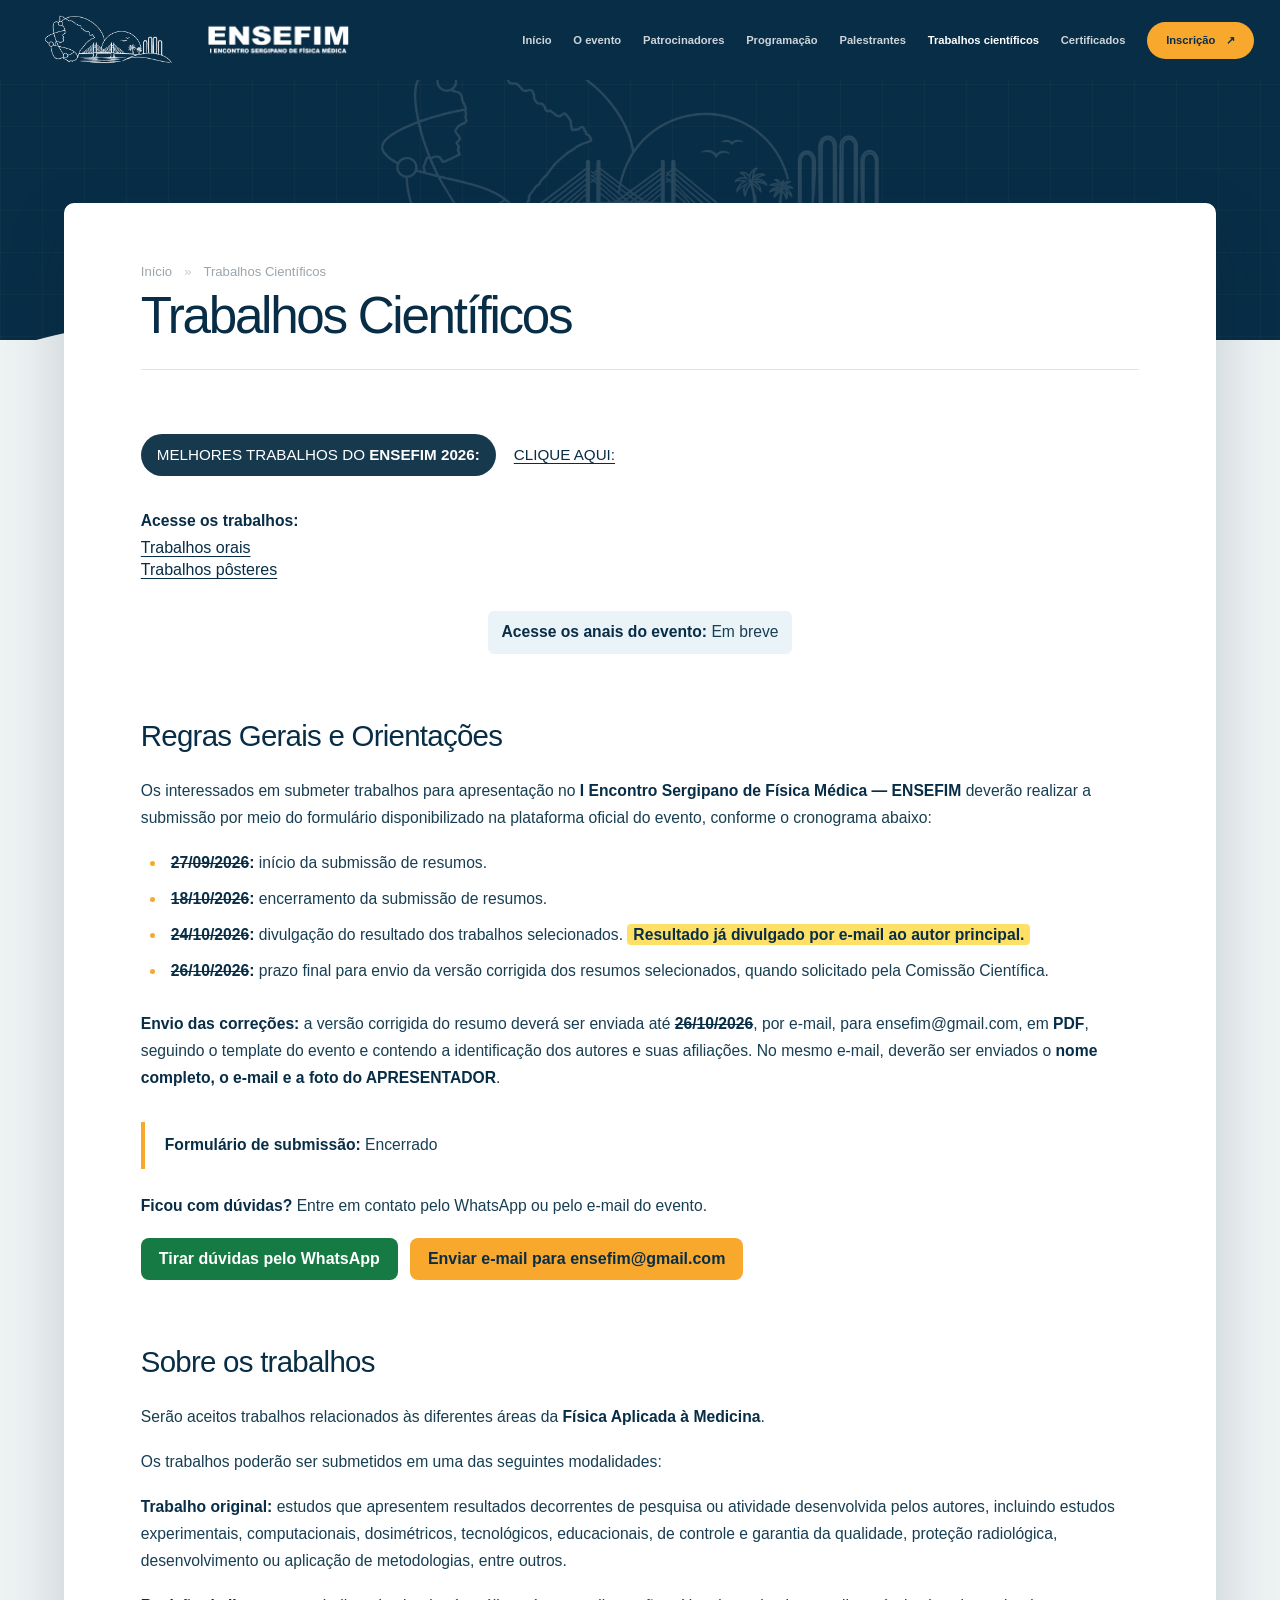
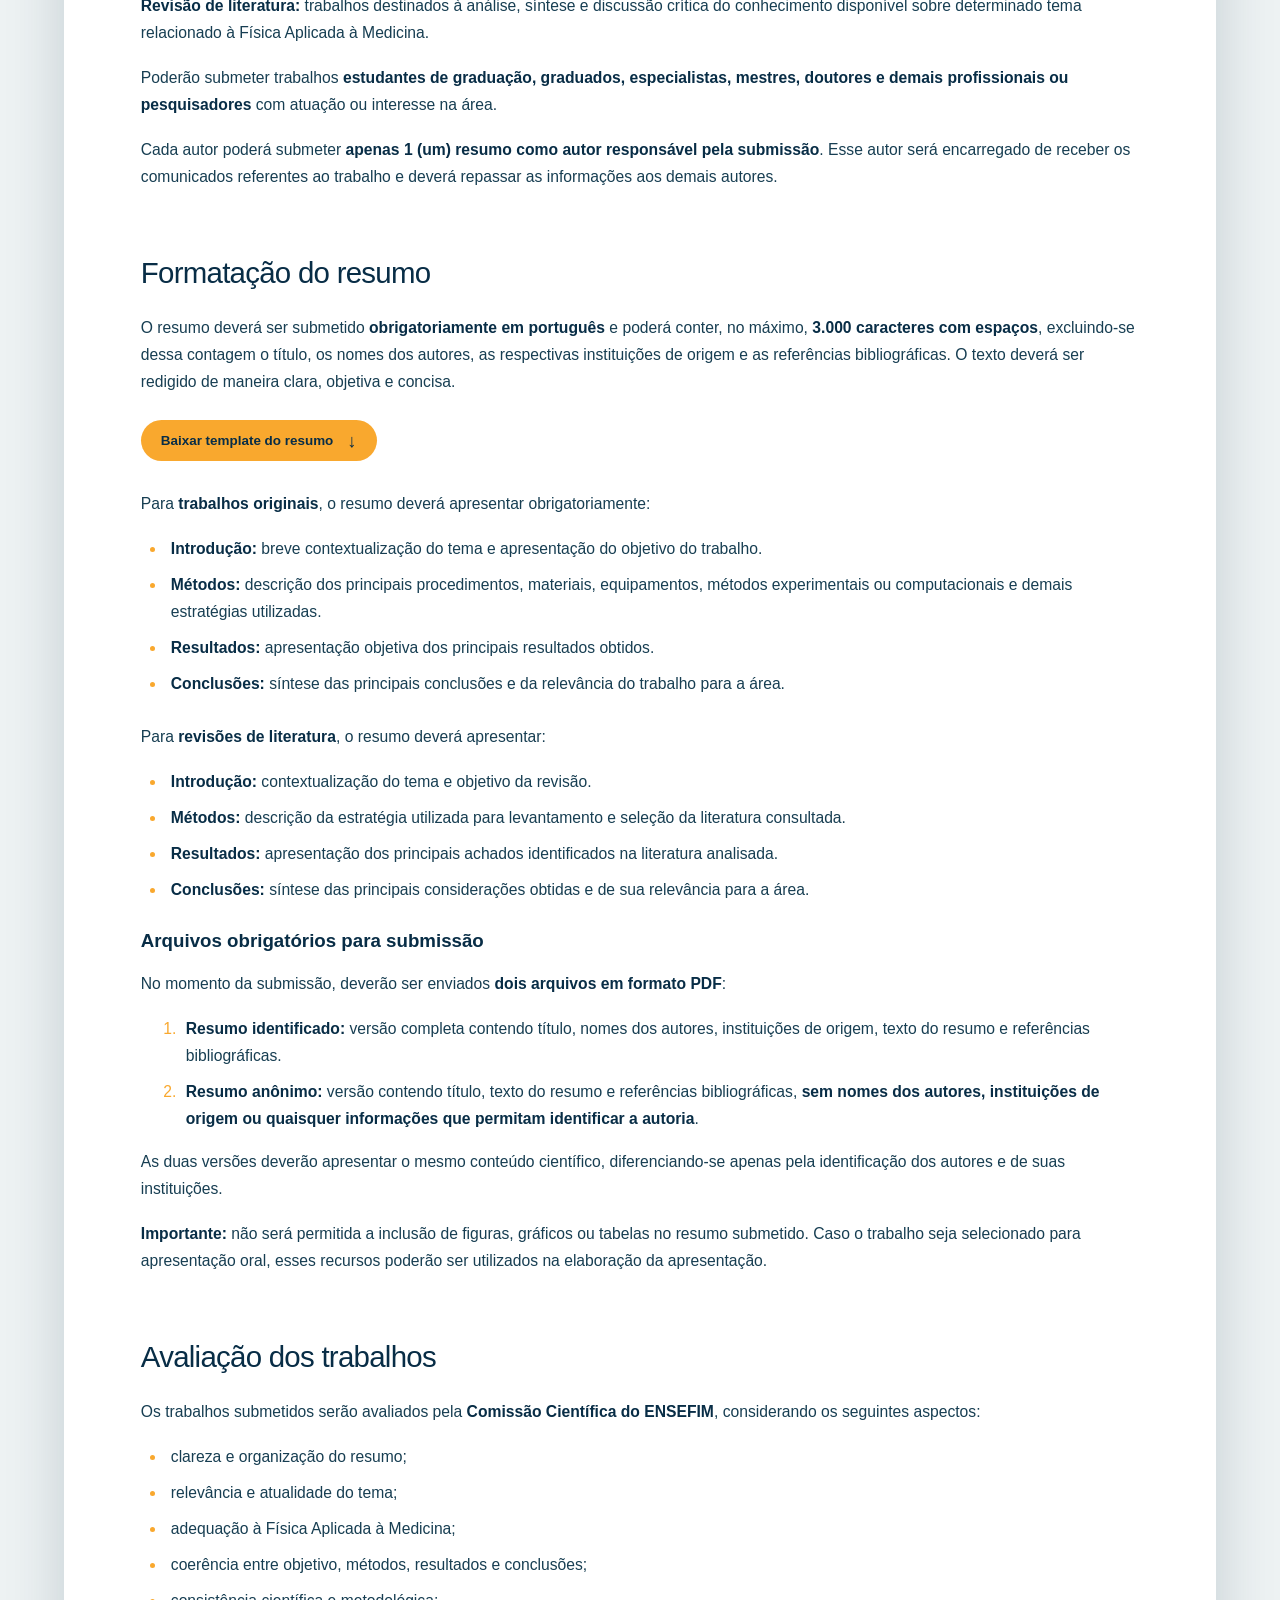
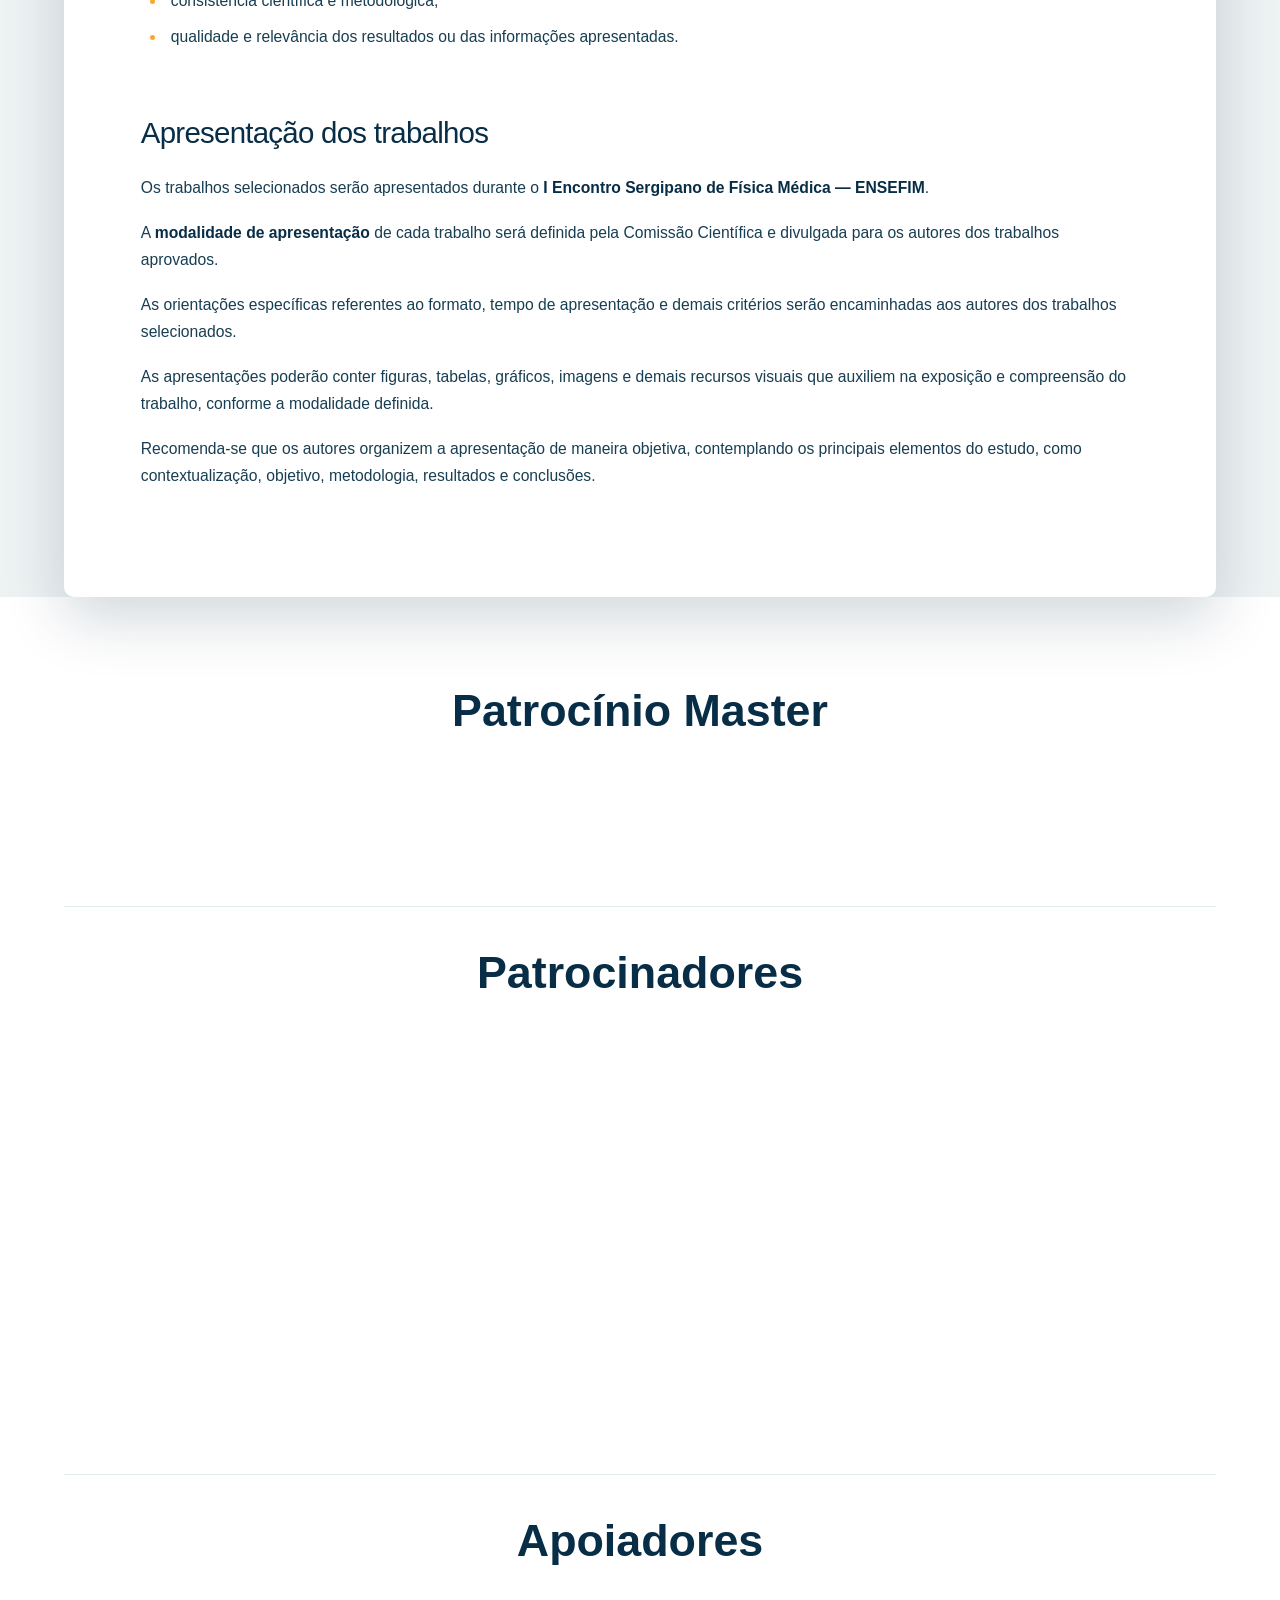
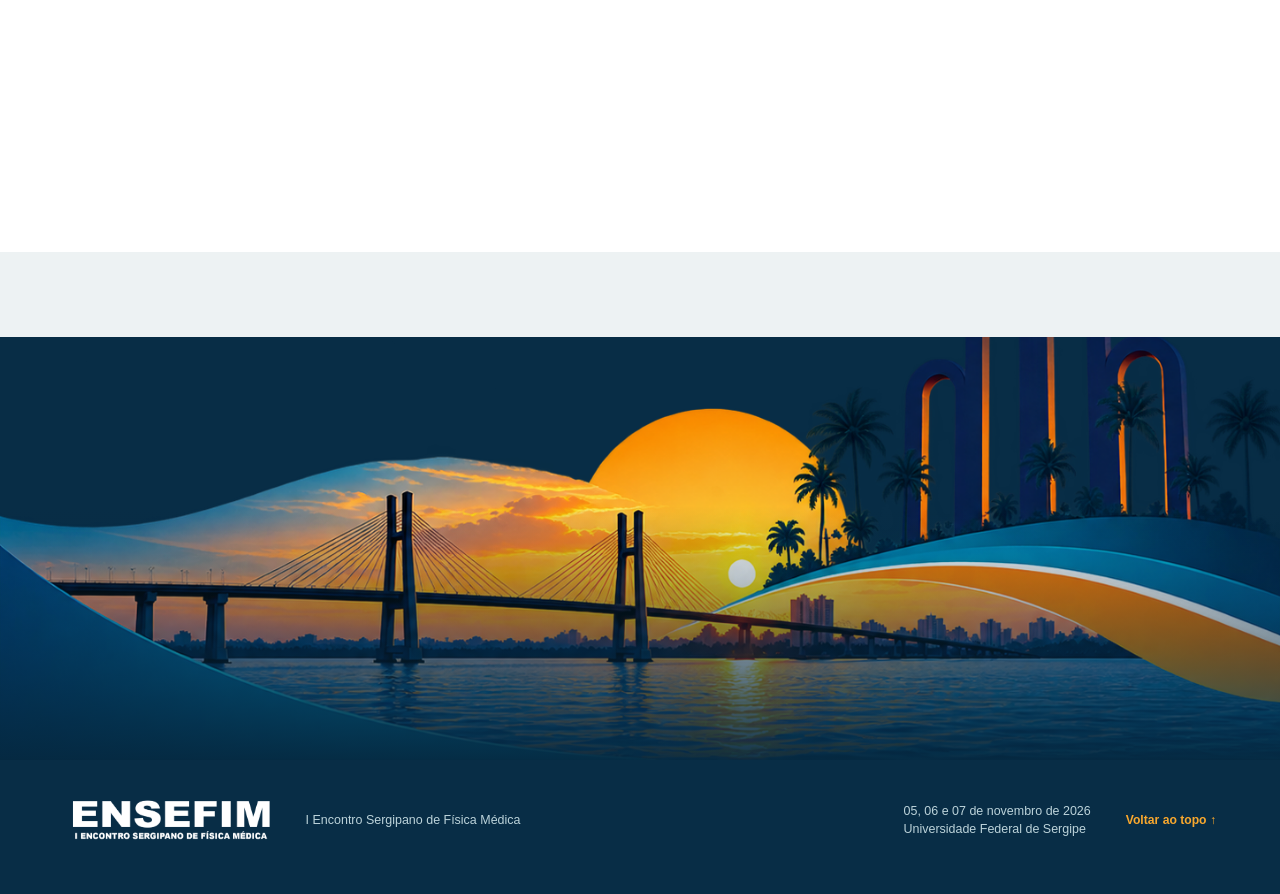
<file: trabalhos.html>
<!doctype html>
<html lang="pt-BR">
  <head>
    <meta charset="UTF-8" />
    <meta http-equiv="Content-Security-Policy" content="default-src 'none'; script-src 'self'; style-src 'self' https://fonts.googleapis.com; font-src https://fonts.gstatic.com; img-src 'self'; connect-src 'none'; frame-src 'none'; object-src 'none'; worker-src 'none'; base-uri 'none'; form-action 'none'; upgrade-insecure-requests" />
    <meta name="referrer" content="no-referrer" />
    <meta name="viewport" content="width=device-width, initial-scale=1.0" />
    <meta name="description" content="Regras, cronograma e orientações para submissão de trabalhos científicos ao I Encontro Sergipano de Física Médica." />
    <title>Trabalhos científicos | ENSEFIM</title>
    <link rel="preconnect" href="https://fonts.googleapis.com" />
    <link rel="preconnect" href="https://fonts.gstatic.com" crossorigin />
    <link href="https://fonts.googleapis.com/css2?family=DM+Sans:wght@400;500;600;700&family=Syne:wght@600;700;800&display=swap" rel="stylesheet" />
    <link rel="stylesheet" href="styles.css?v=20261119-5" />
  </head>
  <body class="works-page">
    <header class="site-header">
      <a class="brand" href="index.html#inicio" aria-label="ENSEFIM - início">
        <img class="header-fine-line" src="assets/Em%20fine%20line.png" alt="Ilustração fine line do ENSEFIM" />
        <img class="brand-wordmark" src="assets/so%20a%20letra.png" alt="ENSEFIM" />
      </a>
      <button class="menu-toggle" type="button" aria-expanded="false" aria-controls="main-nav">
        <span></span><span></span><b>Menu</b>
      </button>
      <nav class="main-nav" id="main-nav" aria-label="Navegação principal">
        <a href="index.html#inicio">Início</a>
        <a href="index.html#evento">O evento</a>
        <a href="#patrocinadores">Patrocinadores</a>
        <a href="programacao.html">Programação</a>
        <a href="palestrantes.html">Palestrantes</a>
        <a class="active" href="trabalhos.html" aria-current="page">Trabalhos científicos</a>
        <a href="certificados.html">Certificados</a>
        <a class="nav-cta" href="inscricao.html">Inscrição <span>↗</span></a>
      </nav>
    </header>

    <main class="works-main">
      <div class="works-backdrop" aria-hidden="true">
        <img src="assets/Em%20fine%20line.png" alt="" />
      </div>

      <article class="works-paper">
        <p class="works-breadcrumb"><a href="index.html">Início</a><span>»</span>Trabalhos Científicos</p>
        <h1 id="works-title">Trabalhos Científicos</h1>
        <hr />

        <div class="works-text">
          <section class="works-results" aria-labelledby="works-awards-title">
            <p class="works-awards"><span id="works-awards-title">Melhores trabalhos do <strong>ENSEFIM 2026:</strong></span> <a href="https://drive.google.com/file/d/12S08LH1PKWDHvlNIaksrsPTLoGFG0VEB/view?usp=sharing" target="_blank" rel="noopener noreferrer" aria-label="Clique aqui para ver os melhores trabalhos">Clique aqui:</a></p>
            <div class="works-approved">
              <p><strong>Acesse os trabalhos:</strong></p>
              <a href="programacao.html#tab-orais">Trabalhos orais</a>
              <a href="programacao.html#tab-posters">Trabalhos pôsteres</a>
            </div>
            <p class="works-proceedings"><strong>Acesse os anais do evento:</strong> Em breve</p>
          </section>

          <section id="regras">
            <h2>Regras Gerais e Orientações</h2>
            <p>Os interessados em submeter trabalhos para apresentação no <strong>I Encontro Sergipano de Física Médica — ENSEFIM</strong> deverão realizar a submissão por meio do formulário disponibilizado na plataforma oficial do evento, conforme o cronograma abaixo:</p>
            <ul>
              <li><strong><s>27/09/2026</s>:</strong> início da submissão de resumos.</li>
              <li><strong><s>18/10/2026</s>:</strong> encerramento da submissão de resumos.</li>
              <li><strong><s>24/10/2026</s>:</strong> divulgação do resultado dos trabalhos selecionados. <span class="works-result-update">Resultado já divulgado por e-mail ao autor principal.</span></li>
              <li><strong><s>26/10/2026</s>:</strong> prazo final para envio da versão corrigida dos resumos selecionados, quando solicitado pela Comissão Científica.</li>
            </ul>
            <p><strong>Envio das correções:</strong> a versão corrigida do resumo deverá ser enviada até <strong><s>26/10/2026</s></strong>, por e-mail, para <a href="mailto:ensefim@gmail.com">ensefim@gmail.com</a>, em <strong>PDF</strong>, seguindo o template do evento e contendo a identificação dos autores e suas afiliações. No mesmo e-mail, deverão ser enviados o <strong>nome completo, o e-mail e a foto do APRESENTADOR</strong>.</p>
            <p class="works-form-message"><strong>Formulário de submissão:</strong> <span>Encerrado</span></p>
            <div class="works-contact">
              <p><strong>Ficou com dúvidas?</strong> Entre em contato pelo WhatsApp ou pelo e-mail do evento.</p>
              <div class="works-contact-actions">
                <a class="works-contact-whatsapp" href="https://wa.me/5519997773446" target="_blank" rel="noopener noreferrer">Tirar dúvidas pelo WhatsApp</a>
                <a class="works-contact-email" href="mailto:ensefim@gmail.com">Enviar e-mail para ensefim@gmail.com</a>
              </div>
            </div>
          </section>

          <section id="sobre-trabalhos">
            <h2>Sobre os trabalhos</h2>
            <p>Serão aceitos trabalhos relacionados às diferentes áreas da <strong>Física Aplicada à Medicina</strong>.</p>
            <p>Os trabalhos poderão ser submetidos em uma das seguintes modalidades:</p>
            <p><strong>Trabalho original:</strong> estudos que apresentem resultados decorrentes de pesquisa ou atividade desenvolvida pelos autores, incluindo estudos experimentais, computacionais, dosimétricos, tecnológicos, educacionais, de controle e garantia da qualidade, proteção radiológica, desenvolvimento ou aplicação de metodologias, entre outros.</p>
            <p><strong>Revisão de literatura:</strong> trabalhos destinados à análise, síntese e discussão crítica do conhecimento disponível sobre determinado tema relacionado à Física Aplicada à Medicina.</p>
            <p>Poderão submeter trabalhos <strong>estudantes de graduação, graduados, especialistas, mestres, doutores e demais profissionais ou pesquisadores</strong> com atuação ou interesse na área.</p>
            <p>Cada autor poderá submeter <strong>apenas 1 (um) resumo como autor responsável pela submissão</strong>. Esse autor será encarregado de receber os comunicados referentes ao trabalho e deverá repassar as informações aos demais autores.</p>
          </section>

          <section id="formatacao">
            <h2>Formatação do resumo</h2>
            <p>O resumo deverá ser submetido <strong>obrigatoriamente em português</strong> e poderá conter, no máximo, <strong>3.000 caracteres com espaços</strong>, excluindo-se dessa contagem o título, os nomes dos autores, as respectivas instituições de origem e as referências bibliográficas. O texto deverá ser redigido de maneira clara, objetiva e concisa.</p>
            <p class="works-template"><a href="assets/Template_Resumo-ENSEFIM-2026.docx" download>Baixar template do resumo <span aria-hidden="true">↓</span></a></p>
            <p>Para <strong>trabalhos originais</strong>, o resumo deverá apresentar obrigatoriamente:</p>
            <ul>
              <li><strong>Introdução:</strong> breve contextualização do tema e apresentação do objetivo do trabalho.</li>
              <li><strong>Métodos:</strong> descrição dos principais procedimentos, materiais, equipamentos, métodos experimentais ou computacionais e demais estratégias utilizadas.</li>
              <li><strong>Resultados:</strong> apresentação objetiva dos principais resultados obtidos.</li>
              <li><strong>Conclusões:</strong> síntese das principais conclusões e da relevância do trabalho para a área.</li>
            </ul>
            <p>Para <strong>revisões de literatura</strong>, o resumo deverá apresentar:</p>
            <ul>
              <li><strong>Introdução:</strong> contextualização do tema e objetivo da revisão.</li>
              <li><strong>Métodos:</strong> descrição da estratégia utilizada para levantamento e seleção da literatura consultada.</li>
              <li><strong>Resultados:</strong> apresentação dos principais achados identificados na literatura analisada.</li>
              <li><strong>Conclusões:</strong> síntese das principais considerações obtidas e de sua relevância para a área.</li>
            </ul>
            <h3>Arquivos obrigatórios para submissão</h3>
            <p>No momento da submissão, deverão ser enviados <strong>dois arquivos em formato PDF</strong>:</p>
            <ol>
              <li><strong>Resumo identificado:</strong> versão completa contendo título, nomes dos autores, instituições de origem, texto do resumo e referências bibliográficas.</li>
              <li><strong>Resumo anônimo:</strong> versão contendo título, texto do resumo e referências bibliográficas, <strong>sem nomes dos autores, instituições de origem ou quaisquer informações que permitam identificar a autoria</strong>.</li>
            </ol>
            <p>As duas versões deverão apresentar o mesmo conteúdo científico, diferenciando-se apenas pela identificação dos autores e de suas instituições.</p>
            <p><strong>Importante:</strong> não será permitida a inclusão de figuras, gráficos ou tabelas no resumo submetido. Caso o trabalho seja selecionado para apresentação oral, esses recursos poderão ser utilizados na elaboração da apresentação.</p>
          </section>

          <section id="avaliacao">
            <h2>Avaliação dos trabalhos</h2>
            <p>Os trabalhos submetidos serão avaliados pela <strong>Comissão Científica do ENSEFIM</strong>, considerando os seguintes aspectos:</p>
            <ul>
              <li>clareza e organização do resumo;</li>
              <li>relevância e atualidade do tema;</li>
              <li>adequação à Física Aplicada à Medicina;</li>
              <li>coerência entre objetivo, métodos, resultados e conclusões;</li>
              <li>consistência científica e metodológica;</li>
              <li>qualidade e relevância dos resultados ou das informações apresentadas.</li>
            </ul>
          </section>

          <section id="apresentacao">
            <h2>Apresentação dos trabalhos</h2>
            <p>Os trabalhos selecionados serão apresentados durante o <strong>I Encontro Sergipano de Física Médica — ENSEFIM</strong>.</p>
            <p>A <strong>modalidade de apresentação</strong> de cada trabalho será definida pela Comissão Científica e divulgada para os autores dos trabalhos aprovados.</p>
            <p>As orientações específicas referentes ao formato, tempo de apresentação e demais critérios serão encaminhadas aos autores dos trabalhos selecionados.</p>
            <p>As apresentações poderão conter figuras, tabelas, gráficos, imagens e demais recursos visuais que auxiliem na exposição e compreensão do trabalho, conforme a modalidade definida.</p>
            <p>Recomenda-se que os autores organizem a apresentação de maneira objetiva, contemplando os principais elementos do estudo, como contextualização, objetivo, metodologia, resultados e conclusões.</p>
          </section>
        </div>
      </article>
      <section class="sponsors-section" id="patrocinadores" aria-label="Patrocínio e apoio">
        <div class="sponsor-tier sponsor-tier-master">
          <h2>Patrocínio Master</h2>
          <div class="sponsor-logos sponsor-logos-master">
            <a class="sponsor-logo" href="https://www.seprorad.com.br/" target="_blank" rel="noopener noreferrer" aria-label="Seprorad — abrir site em nova aba"><img src="assets/patrocinadores/seprorad.png?v=20261026-2" alt="Seprorad" width="320" height="200" loading="lazy" /></a>
          </div>
        </div>
        <div class="sponsor-tier">
          <h2>Patrocinadores</h2>
          <div class="sponsor-logos sponsor-logos-patrons">
            <a class="sponsor-logo" href="https://www.instagram.com/ifm.med?srtk=MTR3N3ZzcHJ5NGJ1eQ==" target="_blank" rel="noopener noreferrer" aria-label="IFM — abrir Instagram em nova aba"><img src="assets/patrocinadores/ifm.png" alt="IFM — Instituto de Física Médica" width="240" height="160" loading="lazy" /></a>
            <a class="sponsor-logo" href="https://www.instagram.com/mca_radioprotecao?rpxt=MWZpN2VhNnJjM21nMA==" target="_blank" rel="noopener noreferrer" aria-label="MCA — abrir Instagram em nova aba"><img src="assets/patrocinadores/mca.png" alt="MCA — Soluções em Radioproteção e Radiodiagnóstico" width="240" height="160" loading="lazy" /></a>
            <a class="sponsor-logo" href="https://www.instagram.com/quantacfm/" target="_blank" rel="noopener noreferrer" aria-label="Quantac — abrir Instagram em nova aba"><img src="assets/patrocinadores/quantac.png" alt="Quantac" width="240" height="160" loading="lazy" /></a>
            <a class="sponsor-logo" href="https://www.instagram.com/radioterapianordeste?srtk=dHprbDB6ZDdiazZy" target="_blank" rel="noopener noreferrer" aria-label="Radioterapia Nordeste — abrir Instagram em nova aba"><img src="assets/patrocinadores/radioterapia-nordeste.png?v=20261026-2" alt="Radioterapia Nordeste" width="240" height="160" loading="lazy" /></a>
            <a class="sponsor-logo" href="https://www.instagram.com/rdc.radservice?srtk=bWdjZnBvYzg0eGVu" target="_blank" rel="noopener noreferrer" aria-label="RDC — abrir Instagram em nova aba"><img src="assets/patrocinadores/rdc.png?v=20261026-2" alt="RDC — Rad Service" width="240" height="160" loading="lazy" /></a>
            <a class="sponsor-logo" href="https://www.instagram.com/alvorad_qc?xtok=MWV6ZndqZHFvMXhncg==" target="_blank" rel="noopener noreferrer" aria-label="Alvorad — abrir Instagram em nova aba"><img src="assets/patrocinadores/alvorad.png" alt="Alvorad — Física Médica" width="240" height="160" loading="lazy" /></a>
          </div>
        </div>
        <div class="sponsor-tier">
          <h2>Apoiadores</h2>
          <div class="sponsor-logos sponsor-logos-supporters">
            <a class="sponsor-logo" href="https://www.instagram.com/becuries/?hl=pt" target="_blank" rel="noopener noreferrer" aria-label="Becuries — abrir Instagram em nova aba"><img src="assets/patrocinadores/becuries.png" alt="Becuries" width="240" height="160" loading="lazy" /></a>
            <a class="sponsor-logo" href="https://www.instagram.com/radiacaoparaleigos/" target="_blank" rel="noopener noreferrer" aria-label="Radiação para Leigos — abrir Instagram em nova aba"><img src="assets/patrocinadores/radiacao-para-leigos.png" alt="Radiação para Leigos" width="240" height="160" loading="lazy" /></a>
            <a class="sponsor-logo" href="https://www.mrionline.com.br/" target="_blank" rel="noopener noreferrer" aria-label="MRI Online — abrir site em nova aba"><img src="assets/patrocinadores/mri-online.png" alt="MRI Online" width="240" height="160" loading="lazy" /></a>
            <a class="sponsor-logo" href="https://www.instagram.com/fabiocopiadoraufs?vrfl=MTN2ejB2bzNhMTd2cw==" target="_blank" rel="noopener noreferrer" aria-label="Fábio Copiadora — abrir Instagram em nova aba"><img src="assets/patrocinadores/fabio.jpg" alt="Fábio Copiadora e Comunicação Visual — Artes Gráficas" width="526" height="310" loading="lazy" /></a>
          </div>
        </div>
      </section>
    </main>

    <footer class="scientific-footer">
      <div class="scientific-footer-landscape">
        <img src="assets/rodape.png" alt="Paisagem ilustrada de Sergipe com ponte, monumentos e pôr do sol" />
      </div>
      <div class="scientific-footer-bar">
        <div class="scientific-footer-brand">
          <img src="assets/so%20a%20letra.png" alt="ENSEFIM" />
          <p>I Encontro Sergipano de Física Médica</p>
        </div>
        <p>05, 06 e 07 de novembro de 2026<br />Universidade Federal de Sergipe</p>
        <a href="#works-title">Voltar ao topo ↑</a>
      </div>
    </footer>
    <script src="script.js?v=20261026-1"></script>
  </body>
</html>
</file>
<file: styles.css>
:root {
  --navy: #082d46;
  --navy-deep: #05283f;
  --blue: #086c93;
  --cyan: #6ebdca;
  --orange: #f9a82e;
  --ink: #0b3049;
  --display: 'Syne', sans-serif;
  --body: 'DM Sans', sans-serif;
}

* { box-sizing: border-box; }
html { scroll-behavior: smooth; }
body { margin: 0; overflow-x: hidden; color: var(--ink); background: #fff; font-family: var(--body); }
a { color: inherit; text-decoration: none; }
button { font: inherit; }

.site-header {
  align-items: center;
  background: var(--navy);
  color: #fff;
  display: flex;
  height: 80px;
  justify-content: space-between;
  padding: 0 clamp(16px, 2vw, 36px);
  position: absolute;
  top: 0;
  width: 100%;
  z-index: 10;
}
.brand { align-items: center; display: flex; flex: none; gap: 16px; }
.header-fine-line { display: block; max-height: 57px; object-fit: contain; width: clamp(110px, 17vw, 160px); }
.brand-wordmark { display: block; filter: brightness(0) invert(1); height: auto; width: clamp(125px, 16vw, 155px); }
.main-nav { align-items: center; display: flex; gap: clamp(12px, 1.7vw, 26px); }
.main-nav a { color: rgba(255,255,255,.8); font-size: .7rem; font-weight: 700; white-space: nowrap; }
.main-nav a:hover, .main-nav a.active { color: #fff; }
.main-nav .nav-cta { background: var(--orange); border-radius: 40px; color: var(--navy); padding: 12px 19px; }
.nav-cta span { margin-left: 8px; }
.menu-toggle { display: none; }

.hero {
  background: var(--navy);
  color: #fff;
  height: clamp(540px, 55vw, 760px);
  overflow: hidden;
  padding: 120px clamp(36px, 5.5vw, 100px) 0;
  position: relative;
}
.hero-curve, .hero-curve-mobile {
  color: #fff;
  height: 100%;
  inset: 0;
  pointer-events: none;
  position: absolute;
  width: 100%;
  z-index: 1;
}
.hero-curve path, .hero-curve-mobile path { fill: currentColor; }
.hero-curve-mobile { display: none; }
.hero-copy { max-width: 60%; position: relative; z-index: 3; }
.eyebrow {
  align-items: center;
  color: #ffc877;
  display: flex;
  font-size: .67rem;
  font-weight: 700;
  gap: 10px;
  letter-spacing: .19em;
  line-height: 1.25;
  margin: 0;
  text-transform: uppercase;
}
.eyebrow span { background: var(--orange); flex: none; height: 7px; width: 7px; }
.hero h1 {
  font-family: var(--display);
  font-size: clamp(3.25rem, 6.2vw, 6rem);
  font-weight: 700;
  letter-spacing: -.075em;
  line-height: .92;
  margin: 18px 0 0;
  white-space: nowrap;
}
.hero h1 em, .date-content h2 em { color: var(--orange); font-style: normal; }
.hero-art { position: absolute; right: 2%; top: 15%; width: min(44vw, 760px); z-index: 2; }
.event-logo { display: block; height: auto; width: 100%; }
.button {
  align-items: center;
  border-radius: 50px;
  display: inline-flex;
  font-size: .76rem;
  font-weight: 700;
  gap: 24px;
  letter-spacing: .035em;
  padding: 16px 20px 16px 24px;
  text-transform: uppercase;
  transition: transform .2s, background .2s;
  white-space: nowrap;
}
.button span { font-size: 1rem; line-height: 1; }
.button:hover { transform: translateY(-3px); }
.hero-button {
  background: var(--navy);
  bottom: clamp(55px, 6vw, 78px);
  color: #fff;
  left: 50%;
  position: absolute;
  transform: translateX(-50%);
  z-index: 4;
}
.hero-button:hover { transform: translate(-50%, -3px); }

.event-section {
  background: #fff;
  display: grid;
  gap: clamp(40px, 5vw, 75px);
  grid-template-columns: minmax(245px, 36%) minmax(0, 1fr);
  height: 265px;
  margin-top: -60px;
  overflow: visible;
  padding: 20px clamp(24px, 3vw, 60px) 0 clamp(24px, 6.7vw, 110px);
  position: relative;
  z-index: 2;
}
.section-number, .section-decoration { display: none; }
.section-intro, .event-text { position: relative; z-index: 2; }
.eyebrow-dark { color: var(--blue); }
.event-section h2 {
  font-family: var(--display);
  font-size: clamp(3rem, 5.3vw, 5.2rem);
  font-weight: 600;
  letter-spacing: -.075em;
  line-height: 1;
  margin: 26px 0 21px;
  white-space: nowrap;
}
.section-kicker { color: var(--blue); font-size: 1rem; font-weight: 600; line-height: 1.2; margin: 0; }
.event-text { font-size: .875rem; line-height: 1.6; }
.event-text p { margin: 0 0 18px; }
.event-wave {
  height: 350px;
  left: 0;
  pointer-events: none;
  position: absolute;
  top: 100%;
  width: 100%;
  z-index: 0;
}
.event-wave path { fill: #fff; }

.date-section {
  background: var(--navy);
  color: #fff;
  height: 755px;
  overflow: hidden;
  position: relative;
  z-index: 1;
}
.date-art {
  background: url('assets/rodape.png') center bottom / 100% auto no-repeat;
  inset: 0;
  pointer-events: none;
  position: absolute;
  z-index: 0;
}
.date-content { padding: 200px 0 0 clamp(24px, 2.7vw, 50px); position: relative; z-index: 1; }
.date-content .eyebrow { color: #fff; }
.date-content h2 {
  font-family: var(--display);
  font-size: clamp(4.3rem, 8.8vw, 8rem);
  font-weight: 700;
  letter-spacing: -.085em;
  line-height: .84;
  margin: 22px 0 35px;
  text-transform: uppercase;
}
.date-detail { align-items: center; display: flex; gap: 17px; }
.date-detail strong { color: var(--orange); font-family: var(--display); font-size: 1.7rem; line-height: 1; }
.date-detail span { border-left: 1px solid rgba(255,255,255,.45); color: var(--cyan); font-size: .76rem; line-height: 1.15; padding-left: 17px; }
.location { font-size: .8rem; line-height: 1.5; margin: 24px 0 22px; }
.location small { color: var(--cyan); font-size: .76rem; padding-left: 15px; }
.button-orange { background: var(--orange); color: var(--navy); font-size: .7rem; padding: 15px 19px 15px 22px; }
.visual-footer, .coming-section, .site-footer { display: none; }
#patrocinadores { display: block; padding: 64px clamp(24px, 5vw, 80px); scroll-margin-top: 90px; }
#patrocinadores h2 { color: var(--navy); font-family: var(--display); font-size: clamp(1.6rem, 4vw, 2.8rem); margin: 0; }
.sponsors-section { background: #fff; text-align: center; }
.sponsor-tier { max-width: 1200px; margin: 0 auto; padding: 40px 0; }
.sponsor-tier + .sponsor-tier { border-top: 1px solid #e2eef0; }
.sponsor-logos { display: flex; flex-wrap: wrap; align-items: center; justify-content: center; gap: 24px 32px; margin-top: 32px; }
.sponsor-logo { display: flex; align-items: center; justify-content: center; width: 190px; min-height: 150px; padding: 12px; border-radius: 12px; }
a.sponsor-logo { transition: transform .2s ease, box-shadow .2s ease; }
a.sponsor-logo:hover { transform: translateY(-4px); box-shadow: 0 8px 28px rgba(0, 59, 88, .1); }
a.sponsor-logo:focus-visible { outline: 3px solid var(--orange); outline-offset: 5px; }
.sponsor-logo img { display: block; width: auto; height: auto; max-width: 100%; max-height: 140px; object-fit: contain; }
.sponsor-logos-patrons { display: grid; grid-template-columns: repeat(3, minmax(0, 1fr)); gap: 24px 32px; max-width: 900px; margin-left: auto; margin-right: auto; }
.sponsor-logos-patrons .sponsor-logo { width: 100%; min-height: 190px; }
.sponsor-logos-patrons img { width: 240px; max-height: 180px; }
.sponsor-logos-patrons img[src*="/alvorad.png"],
.sponsor-logos-patrons img[src*="/ifm.png"] { transform: scale(1.2); }
.sponsor-logos-patrons img[src*="/mca.png"] { transform: scale(1.1); }
.sponsor-tier-master { padding: 24px 0 30px; }
.sponsor-logos-master { margin-top: 20px; }
.sponsor-logos-master .sponsor-logo { width: 220px; min-height: 120px; }
.sponsor-logos-master img { max-height: 145px; }
@media (max-width: 600px) {
  .sponsor-tier { padding: 30px 0; }
  .sponsor-logos { gap: 20px 16px; margin-top: 24px; }
  .sponsor-logos-patrons { grid-template-columns: repeat(2, minmax(0, 1fr)); }
  .sponsor-logo { width: calc(50% - 8px); min-height: 110px; padding: 8px; }
  .sponsor-logo img { max-height: 110px; }
  .sponsor-logos-patrons .sponsor-logo { min-height: 140px; }
  .sponsor-logos-patrons img { max-height: 130px; }
  .sponsor-logos-master .sponsor-logo { width: min(100%, 200px); }
  .sponsor-logos-master img { max-height: 130px; }
}

@media (max-width: 820px) {
  .site-header { height: 74px; padding: 0 24px; }
  .header-fine-line { display: none; }
  .brand-wordmark { width: 150px; }
  .menu-toggle {
    align-items: center;
    background: none;
    border: 0;
    color: #fff;
    display: flex;
    flex-direction: column;
    font-size: .62rem;
    gap: 3px;
    letter-spacing: .1em;
    text-transform: uppercase;
  }
  .menu-toggle span { background: #fff; height: 2px; width: 21px; }
  .main-nav {
    background: var(--navy);
    display: none;
    flex-direction: column;
    gap: 25px;
    left: 0;
    padding: 30px 24px 35px;
    position: absolute;
    top: 74px;
    width: 100%;
  }
  .main-nav.is-open { display: flex; }
  .hero { height: 620px; padding: 125px 5vw 0; }
  .hero h1 { font-size: clamp(2.8rem, 6.7vw, 4.8rem); }
  .hero-art { top: 25%; width: 47%; }
  .event-section {
    display: block;
    height: auto;
    margin-top: -35px;
    padding: 55px 24px 90px;
  }
  .event-text { font-size: .94rem; line-height: 1.6; margin-top: 35px; }
  .event-wave { display: none; }
  .date-section { height: 760px; }
  .date-content { padding: 70px 24px 0; }
  .date-content h2 { font-size: clamp(4.2rem, 11vw, 6rem); }
  .date-art { background-size: auto 60%; }
}

@media (max-width: 600px) {
  .hero { height: 790px; padding: 115px 24px 0; }
  .hero-curve { display: none; }
  .hero-curve-mobile { display: block; }
  .hero-copy { max-width: 100%; }
  .hero h1 { font-size: clamp(2.35rem, 9vw, 3.6rem); white-space: normal; }
  .hero-art {
    left: 0;
    right: 0;
    top: 55%;
    transform: scale(.8);
    transform-origin: center top;
    width: 100%;
  }
  .event-logo { margin: auto; width: 75vw; }
  .hero-button { bottom: 32px; }
  .event-section { padding-top: 55px; }
  .event-section h2 { white-space: normal; }
  .date-section { height: 720px; }
  .date-art { background-size: auto 48%; }
  .date-content h2 { font-size: clamp(4rem, 17vw, 6rem); }
}
.hero-button {
  bottom: clamp(68px, 8.8vw, 90px);
  font-size: .63rem;
  gap: 16px;
  padding: 13px 16px 13px 18px;
}
.button-orange {
  font-size: .63rem;
  gap: 18px;
  padding: 13px 17px 13px 19px;
}
@media (max-width: 600px) {
  .hero-button { bottom: 32px; }
}
/* Keep the final landscape and white wave proportional on wide screens. */
@media (min-width: 821px) {
  .event-wave { height: 39.3vw; }
  .date-section { height: max(755px, 84.7vw); }
}
@media (min-width: 821px) {
  .date-content { padding-top: 22.45vw; padding-left: 2.7vw; }
  .date-content .eyebrow { font-size: 1.2vw; gap: 1.12vw; }
  .date-content .eyebrow span { height: .79vw; width: .79vw; }
  .date-content h2 { font-size: 8.8vw; margin: 2.47vw 0 3.93vw; }
  .date-detail { gap: 1.9vw; }
  .date-detail strong { font-size: 3.05vw; }
  .date-detail span { font-size: 1.37vw; padding-left: 1.9vw; }
  .location { font-size: 1.44vw; margin: 2.7vw 0 2.47vw; }
  .location small { font-size: 1.37vw; padding-left: 1.7vw; }
  .button-orange { font-size: 1.13vw; gap: 2.02vw; padding: 1.46vw 1.91vw 1.46vw 2.13vw; }
  .button-orange span { font-size: 1.8vw; }
}
@media (min-width: 821px) {
  .date-content { padding-top: calc(20.8vw + 15px); }
  .date-content h2 { margin-bottom: calc(32px + .3vw); }
}
/* O encontro: texto compacto, ilustrações originais e temas do evento. */
.event-section {
  display: block;
  height: auto;
  margin-top: -65px;
  padding: clamp(72px, 6vw, 90px) clamp(24px, 6vw, 100px) clamp(70px, 7vw, 110px);
}
.event-intro {
  align-items: start;
  display: grid;
  gap: clamp(36px, 7vw, 120px);
  grid-template-columns: minmax(0, .9fr) minmax(0, 1.1fr);
  margin: 0 auto;
  max-width: 1320px;
}
.event-heading h2 {
  font-size: clamp(3.7rem, 6.3vw, 6.4rem);
  line-height: .95;
  margin: 20px 0 26px;
  white-space: normal;
}
.title-dot { color: var(--orange); }
.section-kicker {
  font-size: clamp(1.1rem, 1.65vw, 1.55rem);
  line-height: 1.4;
  max-width: 390px;
}
.event-text {
  border-left: 2px solid var(--orange);
  font-size: clamp(.98rem, 1.2vw, 1.12rem);
  line-height: 1.75;
  margin: 10px 0 0;
  padding-left: clamp(22px, 3vw, 44px);
}
.event-text p { margin: 0 0 16px; }
.event-text p:last-child { margin-bottom: 0; }
.event-lead {
  color: var(--navy);
  font-family: var(--display);
  font-size: clamp(1.3rem, 2vw, 1.9rem);
  font-weight: 700;
  line-height: 1.3;
}
.event-wave { display: none; }

.areas-section {
  background: #f3f9f9;
  border-radius: 48px 48px 0 0;
  padding: clamp(70px, 7vw, 110px) clamp(20px, 5vw, 80px) clamp(76px, 7vw, 110px);
  position: relative;
}
.areas-inner { margin: 0 auto; max-width: 1360px; }
.areas-heading { margin: 0 auto 54px; max-width: 920px; text-align: center; }
.areas-heading .eyebrow { justify-content: center; }
.areas-heading h2 {
  color: var(--navy);
  font-family: var(--display);
  font-size: clamp(2.6rem, 5vw, 5rem);
  font-weight: 700;
  letter-spacing: -.065em;
  line-height: 1.04;
  margin: 19px 0 20px;
}
.areas-heading h2 em { color: var(--blue); font-style: normal; }
.areas-heading > p:last-child {
  color: #47657a;
  font-size: clamp(.95rem, 1.3vw, 1.15rem);
  line-height: 1.6;
  margin: 0;
}
.area-grid { display: grid; gap: clamp(16px, 2vw, 28px); grid-template-columns: repeat(3, minmax(0, 1fr)); }
.area-card {
  background: #fff;
  border: 1px solid #dce9ec;
  border-radius: 28px;
  box-shadow: 0 14px 38px rgba(8, 45, 70, .055);
  min-width: 0;
  overflow: hidden;
  padding: 10px clamp(18px, 2vw, 30px) 32px;
}
.area-illustration { aspect-ratio: 1.5; overflow: hidden; position: relative; width: 100%; }
.area-sprite { display: block; height: auto; max-width: none; position: absolute; top: -54%; width: 330%; }
.area-sprite-diagnostico { left: 0; }
.area-sprite-radioterapia { left: -120%; }
.area-sprite-nuclear { left: -225%; }
.area-index { color: var(--blue); display: block; font-size: .67rem; font-weight: 700; letter-spacing: .19em; margin: 6px 0 12px; }
.area-card h3 {
  color: var(--navy);
  font-family: var(--display);
  font-size: clamp(1.4rem, 2.2vw, 2rem);
  letter-spacing: -.04em;
  line-height: 1.15;
  margin: 0 0 10px;
}
.area-card p { color: #4b697d; font-size: .96rem; line-height: 1.5; margin: 0; }

.topics { border-top: 1px solid #c9dee2; margin-top: 70px; padding-top: 37px; }
.topics h3 {
  color: var(--navy);
  font-family: var(--display);
  font-size: clamp(1.35rem, 2.2vw, 2rem);
  letter-spacing: -.035em;
  margin: 0 0 33px;
  text-align: center;
}
.topic-grid { display: grid; grid-template-columns: repeat(5, minmax(0, 1fr)); }
.topic {
  align-items: center;
  border-right: 1px solid #c9dee2;
  color: var(--navy);
  display: flex;
  flex-direction: column;
  font-size: .84rem;
  font-weight: 700;
  gap: 10px;
  line-height: 1.35;
  min-width: 0;
  padding: 4px 12px 0;
  text-align: center;
}
.topic:last-child { border-right: 0; }
.topic-icon {
  background-image: url('assets/areas-fisica-medica.png');
  background-repeat: no-repeat;
  background-size: 800px auto;
  display: block;
  flex: none;
  height: 65px;
  width: 84px;
}
.topic-icon-pesquisa { background-position: -46px -360px; }
.topic-icon-protecao { background-position: -192px -360px; }
.topic-icon-tecnologia { background-position: -340px -360px; }
.topic-icon-educacao {
  background-position: -491px -360px;
  height: 55px;
  margin-bottom: 10px;
}
.topic-icon-gestao { background-position: -632px -360px; }

.date-section { border-radius: 48px 48px 0 0; height: clamp(660px, 58vw, 850px); }
.date-content { padding: clamp(80px, 8vw, 135px) 0 0 clamp(24px, 5vw, 80px); }

@media (max-width: 900px) {
  .event-intro { gap: 30px; grid-template-columns: 1fr; }
  .event-text { margin-top: 0; }
  .date-section { height: 700px; }
  .date-content { padding: 80px 24px 0; }
}
@media (max-width: 760px) {
  .event-section { margin-top: -30px; padding: 65px 24px 85px; }
  .areas-section { border-radius: 30px 30px 0 0; padding: 70px 20px 78px; }
  .areas-heading { margin-bottom: 38px; }
  .area-grid { grid-template-columns: 1fr; margin: 0 auto; max-width: 480px; }
  .area-card { padding: 12px 24px 28px; }
  .area-card h3 { font-size: 1.75rem; }
  .topics { margin-top: 58px; }
  .topic-grid { gap: 22px 0; grid-template-columns: repeat(2, minmax(0, 1fr)); }
  .topic { border-right: 0; padding: 0 10px; }
  .topic:last-child { grid-column: 1 / -1; }
  .date-section { border-radius: 30px 30px 0 0; }
}
@media (max-width: 600px) {
  .event-heading h2 { font-size: clamp(3.4rem, 14vw, 4.8rem); }
  .event-text { padding-left: 20px; }
  .area-card p { font-size: .92rem; }
  .date-content { padding-top: 70px; }
}
/* Página de inscrição */
.registration-page { background: #f5f9f9; }
.registration-page .site-header { position: relative; }
.registration-hero {
  background: var(--navy);
  color: #fff;
  overflow: hidden;
  padding: clamp(72px, 7vw, 115px) clamp(24px, 6vw, 100px) clamp(100px, 10vw, 155px);
  position: relative;
}
.registration-hero::after {
  background: #f5f9f9;
  border-radius: 50% 50% 0 0;
  bottom: -80px;
  content: '';
  height: 125px;
  left: -5%;
  position: absolute;
  width: 110%;
}
.registration-hero-inner {
  align-items: center;
  display: grid;
  gap: clamp(20px, 4vw, 65px);
  grid-template-columns: minmax(0, 1.15fr) minmax(320px, .85fr);
  margin: 0 auto;
  max-width: 1300px;
}
.registration-hero h1 {
  font-family: var(--display);
  font-size: clamp(3.8rem, 7vw, 7rem);
  letter-spacing: -.075em;
  line-height: .98;
  margin: 25px 0;
}
.registration-hero h1 em { color: var(--orange); font-style: normal; }
.registration-hero-copy {
  color: #d3e4e8;
  font-size: clamp(1rem, 1.5vw, 1.22rem);
  line-height: 1.6;
  margin: 0;
  max-width: 580px;
}
.registration-hero-art {
  align-items: center;
  display: flex;
  flex-direction: column;
  justify-content: center;
  margin-left: auto;
  max-width: 590px;
  width: 100%;
}
.registration-hero-art img { display: block; height: auto; }
.registration-fine-line { max-width: none; width: 122%; }
.registration-wordmark {
  filter: brightness(0) invert(1);
  margin-top: -12px;
  transform: translateX(1.3%);
  width: 78%;
}
.registration-content {
  margin: 0 auto;
  max-width: 1320px;
  padding: 20px clamp(20px, 5vw, 70px) 100px;
  position: relative;
}
.registration-layout {
  align-items: start;
  display: grid;
  gap: clamp(24px, 3vw, 44px);
  grid-template-columns: minmax(0, 1.6fr) minmax(280px, .8fr);
}
.registration-panel,
.registration-aside {
  background: #fff;
  border: 1px solid #dce9ec;
  border-radius: 28px;
  box-shadow: 0 14px 38px rgba(8, 45, 70, .055);
}
.registration-panel { padding: clamp(28px, 4vw, 58px); }
.registration-panel h2 {
  color: var(--navy);
  font-family: var(--display);
  font-size: clamp(3.1rem, 5vw, 5.3rem);
  letter-spacing: -.07em;
  line-height: 1;
  margin: 20px 0 24px;
}
.registration-panel > p:not(.eyebrow) { color: #47657a; font-size: 1rem; line-height: 1.7; margin: 0 0 32px; }
.registration-deadline { margin: 0 0 28px; padding: 20px 24px; border: 2px solid var(--orange); border-radius: 16px; background: #fff3df; color: var(--navy); }
.registration-deadline strong { display: block; font-size: 1.15rem; line-height: 1.4; }
.registration-deadline p { margin: 8px 0 0; line-height: 1.6; }
.registration-deadline time { font-weight: 700; }
.registration-steps { border-top: 1px solid #dce9ec; margin: 0 0 36px; }
.registration-steps > div {
  align-items: start;
  border-bottom: 1px solid #dce9ec;
  display: grid;
  gap: 18px;
  grid-template-columns: 38px 1fr;
  padding: 17px 0;
}
.registration-steps span { color: var(--blue); font-family: var(--display); font-size: 1.1rem; font-weight: 700; }
.registration-steps p { color: var(--navy); line-height: 1.5; margin: 0; }
.registration-action { background: #eaf5f4; border-radius: 22px; padding: clamp(22px, 3vw, 34px); }
.registration-badge {
  background: #d8e9e8;
  border-radius: 40px;
  color: var(--blue);
  display: inline-block;
  font-size: .65rem;
  font-weight: 700;
  letter-spacing: .13em;
  padding: 9px 14px;
  text-transform: uppercase;
}
.registration-action h3 {
  color: var(--navy);
  font-family: var(--display);
  font-size: clamp(1.45rem, 2.3vw, 2rem);
  letter-spacing: -.04em;
  line-height: 1.2;
  margin: 18px 0 10px;
}
.registration-action p { color: #47657a; line-height: 1.6; margin: 0 0 22px; }
.registration-button {
  align-items: center;
  background: var(--orange);
  border-radius: 50px;
  color: var(--navy);
  display: inline-flex;
  font-size: .78rem;
  font-weight: 700;
  gap: 20px;
  justify-content: center;
  letter-spacing: .03em;
  min-height: 50px;
  padding: 14px 22px;
  text-transform: uppercase;
}
.registration-button:hover { background: #ffc061; }
.registration-button-disabled { background: #cbd9db; color: #4b697d; cursor: default; }
.registration-aside { padding: clamp(28px, 3vw, 42px); }
.registration-detail { border-bottom: 1px solid #dce9ec; padding: 0 0 27px; margin-bottom: 27px; }
.registration-detail-label {
  color: var(--blue);
  display: block;
  font-size: .66rem;
  font-weight: 700;
  letter-spacing: .18em;
  margin-bottom: 10px;
  text-transform: uppercase;
}
.registration-detail strong {
  color: var(--navy);
  display: block;
  font-family: var(--display);
  font-size: clamp(1.2rem, 2vw, 1.8rem);
  line-height: 1.25;
}
.registration-detail p { color: #47657a; line-height: 1.5; margin: 8px 0 0; }
.registration-aside > img { display: block; height: auto; margin: 28px auto 0; max-width: 230px; width: 75%; }
.registration-back { color: var(--blue); display: inline-block; font-size: .82rem; font-weight: 700; margin-top: 34px; }
.registration-back:hover { text-decoration: underline; }

@media (max-width: 820px) {
  .registration-hero-inner { grid-template-columns: 1fr; }
  .registration-hero-art { display: none; }
  .registration-layout { grid-template-columns: 1fr; }
}
@media (max-width: 600px) {
  .registration-hero { padding: 78px 24px 100px; }
  .registration-hero h1 { font-size: clamp(3.4rem, 13vw, 5rem); }
  .registration-content { padding: 16px 18px 75px; }
  .registration-panel, .registration-aside { border-radius: 22px; }
  .registration-panel { padding: 26px 22px; }
}
/* Chamada para trabalhos científicos na página inicial */
.scientific-callout {
  align-items: center;
  background: linear-gradient(115deg, #f9a82e 0%, #ffc35b 100%);
  color: var(--navy);
  display: grid;
  gap: clamp(28px, 5vw, 80px);
  grid-template-columns: minmax(0, 1fr) auto;
  min-height: 360px;
  overflow: hidden;
  padding: clamp(58px, 7vw, 105px) clamp(24px, 7vw, 120px);
  position: relative;
}
.scientific-callout-watermark {
  color: rgba(255,255,255,.22);
  font-family: var(--display);
  font-size: clamp(4.8rem, 10vw, 10rem);
  font-weight: 700;
  left: clamp(12px, 3vw, 50px);
  letter-spacing: -.08em;
  line-height: .76;
  pointer-events: none;
  position: absolute;
  text-transform: uppercase;
  top: 50%;
  transform: translateY(-50%);
}
.scientific-callout-copy { max-width: 760px; position: relative; z-index: 1; }
.scientific-callout-eyebrow { color: var(--navy); }
.scientific-callout-eyebrow span { background: var(--navy); }
.scientific-callout h2 {
  font-family: var(--display);
  font-size: clamp(2.8rem, 5.2vw, 5.4rem);
  letter-spacing: -.065em;
  line-height: 1;
  margin: 20px 0 16px;
}
.scientific-callout-copy > p:last-child {
  font-size: clamp(1rem, 1.45vw, 1.25rem);
  line-height: 1.55;
  margin: 0;
  max-width: 620px;
}
.scientific-callout-button {
  align-items: center;
  background: var(--navy);
  border-radius: 60px;
  color: #fff;
  display: inline-flex;
  flex: none;
  font-size: .78rem;
  font-weight: 700;
  gap: 28px;
  justify-content: center;
  letter-spacing: .05em;
  min-width: 185px;
  padding: 20px 25px;
  position: relative;
  text-transform: uppercase;
  transition: transform .2s, background .2s;
  z-index: 1;
}
.scientific-callout-button:hover { background: #0c405f; transform: translateY(-3px); }

/* Página de trabalhos científicos */
.scientific-page { background: #f6f8f5; }
.scientific-page .site-header { position: relative; }
.scientific-hero {
  align-items: center;
  background: linear-gradient(125deg, #f9a82e 0%, #ffc45e 100%);
  color: var(--navy);
  display: grid;
  gap: clamp(30px, 5vw, 90px);
  grid-template-columns: minmax(0, 1.1fr) minmax(330px, .9fr);
  min-height: 570px;
  overflow: hidden;
  padding: clamp(70px, 7vw, 110px) clamp(24px, 7vw, 120px) clamp(105px, 10vw, 155px);
  position: relative;
}
.scientific-hero::after {
  background: #f6f8f5;
  border-radius: 50% 50% 0 0;
  bottom: -75px;
  content: '';
  height: 120px;
  left: -5%;
  position: absolute;
  width: 110%;
}
.scientific-eyebrow { color: var(--navy); }
.scientific-eyebrow span { background: var(--navy); }
.scientific-hero-copy { position: relative; z-index: 1; }
.scientific-hero h1 {
  font-family: var(--display);
  font-size: clamp(4rem, 7vw, 7.2rem);
  letter-spacing: -.08em;
  line-height: .88;
  margin: 27px 0 30px;
}
.scientific-hero h1 em { color: #fff; font-style: normal; }
.scientific-hero-copy > p:last-child {
  font-size: clamp(1rem, 1.5vw, 1.25rem);
  line-height: 1.6;
  margin: 0;
  max-width: 610px;
}
.scientific-hero-mark {
  color: rgba(8,45,70,.14);
  display: flex;
  flex-direction: column;
  font-family: var(--display);
  font-size: clamp(3.4rem, 6vw, 6.8rem);
  font-weight: 700;
  letter-spacing: -.08em;
  line-height: .75;
  text-align: right;
  text-transform: uppercase;
}
.scientific-hero-mark strong { color: var(--navy); font-size: .63em; line-height: 1; }
.scientific-hero-mark small { color: var(--navy); font-family: var(--body); font-size: .12em; letter-spacing: .22em; margin-top: 28px; }

.scientific-content {
  margin: 0 auto;
  max-width: 1400px;
  padding: 25px clamp(20px, 6vw, 90px) 105px;
}
.scientific-intro {
  align-items: end;
  display: grid;
  gap: clamp(35px, 7vw, 115px);
  grid-template-columns: minmax(0, 1fr) minmax(330px, .72fr);
  margin-bottom: 65px;
}
.scientific-intro h2 {
  color: var(--navy);
  font-family: var(--display);
  font-size: clamp(3.3rem, 5.7vw, 6rem);
  letter-spacing: -.07em;
  line-height: .92;
  margin: 24px 0 0;
}
.scientific-intro h2 em { color: var(--orange); font-style: normal; }
.submission-status {
  background: var(--navy);
  border-radius: 26px;
  color: #fff;
  padding: clamp(25px, 3vw, 40px);
}
.submission-status > span:first-child {
  color: var(--cyan);
  display: block;
  font-size: .68rem;
  font-weight: 700;
  letter-spacing: .16em;
  text-transform: uppercase;
}
.submission-status strong {
  color: var(--orange);
  display: block;
  font-family: var(--display);
  font-size: clamp(2.2rem, 3.8vw, 3.8rem);
  letter-spacing: -.05em;
  margin: 12px 0 8px;
}
.submission-status p { color: #d4e4e8; line-height: 1.55; margin: 0 0 22px; }
.submission-button-disabled {
  background: rgba(255,255,255,.15);
  border-radius: 50px;
  color: #fff;
  display: inline-block;
  font-size: .7rem;
  font-weight: 700;
  letter-spacing: .08em;
  padding: 14px 19px;
  text-transform: uppercase;
}
.scientific-deadlines {
  display: grid;
  gap: 1px;
  grid-template-columns: repeat(4, 1fr);
  margin-bottom: 90px;
  overflow: hidden;
}
.scientific-deadlines article {
  background: #eaf2f1;
  min-height: 190px;
  padding: clamp(22px, 2.6vw, 35px);
}
.scientific-deadlines article:first-child { border-radius: 24px 0 0 24px; }
.scientific-deadlines article:last-child { border-radius: 0 24px 24px 0; }
.scientific-deadlines time {
  color: var(--blue);
  display: block;
  font-family: var(--display);
  font-size: clamp(1.8rem, 3vw, 2.8rem);
  font-weight: 700;
  letter-spacing: -.05em;
  margin-bottom: 20px;
}
.scientific-deadlines span { color: var(--navy); font-size: .9rem; font-weight: 600; line-height: 1.45; }

.scientific-layout {
  align-items: start;
  display: grid;
  gap: clamp(35px, 6vw, 95px);
  grid-template-columns: 235px minmax(0, 1fr);
}
.scientific-index {
  border-left: 2px solid #d7e3e3;
  display: flex;
  flex-direction: column;
  padding-left: 22px;
  position: sticky;
  top: 25px;
}
.scientific-index > span {
  color: var(--blue);
  font-size: .66rem;
  font-weight: 700;
  letter-spacing: .17em;
  margin-bottom: 18px;
  text-transform: uppercase;
}
.scientific-index a {
  color: #587184;
  font-size: .82rem;
  font-weight: 600;
  line-height: 1.35;
  padding: 9px 0;
}
.scientific-index a:hover { color: var(--orange); }
.scientific-article { max-width: 900px; }
.scientific-article > section {
  border-top: 1px solid #d5e1e1;
  padding: 55px 0 70px;
  scroll-margin-top: 25px;
}
.scientific-article > section:first-child { border-top: 0; padding-top: 0; }
.scientific-section-number {
  color: var(--orange);
  display: block;
  font-size: .68rem;
  font-weight: 700;
  letter-spacing: .2em;
  margin-bottom: 17px;
}
.scientific-article h2 {
  color: var(--navy);
  font-family: var(--display);
  font-size: clamp(2rem, 3.4vw, 3.35rem);
  letter-spacing: -.055em;
  line-height: 1.08;
  margin: 0 0 28px;
}
.scientific-article > section > p {
  color: #3e5a6d;
  font-size: 1rem;
  line-height: 1.75;
  margin: 0 0 20px;
}
.modality-grid, .format-columns {
  display: grid;
  gap: 18px;
  grid-template-columns: repeat(2, minmax(0, 1fr));
  margin: 32px 0;
}
.modality-grid > article, .format-columns > article {
  background: #fff;
  border: 1px solid #dce7e7;
  border-radius: 22px;
  padding: clamp(22px, 3vw, 34px);
}
.modality-grid article > span {
  color: var(--blue);
  font-size: .62rem;
  font-weight: 700;
  letter-spacing: .16em;
  text-transform: uppercase;
}
.modality-grid h3, .format-columns h3 {
  color: var(--navy);
  font-family: var(--display);
  font-size: 1.45rem;
  letter-spacing: -.035em;
  line-height: 1.2;
  margin: 14px 0;
}
.modality-grid p { color: #526d7e; font-size: .91rem; line-height: 1.65; margin: 0; }
.scientific-note, .scientific-alert {
  align-items: start;
  background: #fff0d5;
  border-left: 4px solid var(--orange);
  border-radius: 0 18px 18px 0;
  display: grid;
  gap: 16px;
  grid-template-columns: 120px 1fr;
  margin-top: 30px;
  padding: 22px 25px;
}
.scientific-note strong, .scientific-alert strong { color: var(--navy); font-size: .8rem; text-transform: uppercase; }
.scientific-note p, .scientific-alert p { color: #4a6576; line-height: 1.6; margin: 0; }
.format-columns dl { margin: 0; }
.format-columns dl > div { border-top: 1px solid #e0e9e9; padding: 14px 0; }
.format-columns dt { color: var(--blue); font-size: .82rem; font-weight: 700; }
.format-columns dd { color: #526d7e; font-size: .88rem; line-height: 1.5; margin: 5px 0 0; }
.criteria-list {
  display: grid;
  gap: 10px;
  grid-template-columns: repeat(2, minmax(0, 1fr));
  list-style: none;
  margin: 28px 0 30px;
  padding: 0;
}
.criteria-list li {
  background: #eaf2f1;
  border-radius: 12px;
  color: var(--navy);
  font-size: .9rem;
  line-height: 1.45;
  padding: 16px 18px 16px 44px;
  position: relative;
}
.criteria-list li::before {
  color: var(--orange);
  content: '✓';
  font-weight: 700;
  left: 18px;
  position: absolute;
}
.presentation-time {
  align-items: center;
  background: var(--navy);
  border-radius: 24px;
  color: #fff;
  display: grid;
  gap: 16px;
  grid-template-columns: 1fr auto 1fr auto 1fr;
  margin: 32px 0;
  padding: clamp(25px, 4vw, 42px);
}
.presentation-time > div { align-items: center; display: flex; gap: 13px; justify-content: center; }
.presentation-time strong { color: var(--orange); font-family: var(--display); font-size: clamp(2.8rem, 5vw, 4.8rem); line-height: .8; }
.presentation-time div span { color: #d4e4e8; font-size: .76rem; line-height: 1.35; }
.presentation-time > span { color: var(--cyan); font-family: var(--display); font-size: 1.5rem; }
.scientific-final-cta {
  align-items: center;
  background: linear-gradient(120deg, #f9a82e, #ffc45e);
  border-radius: 30px;
  color: var(--navy);
  display: flex;
  gap: 35px;
  justify-content: space-between;
  margin-top: 35px;
  padding: clamp(30px, 5vw, 60px);
}
.scientific-final-cta > div > span { font-size: .68rem; font-weight: 700; letter-spacing: .15em; text-transform: uppercase; }
.scientific-final-cta h2 {
  font-family: var(--display);
  font-size: clamp(2rem, 3.8vw, 3.7rem);
  letter-spacing: -.06em;
  line-height: 1.05;
  margin: 15px 0 0;
}
.submission-button-light { background: var(--navy); flex: none; }

@media (min-width: 821px) and (max-width: 1120px) {
  .header-fine-line { display: none; }
  .main-nav { gap: 12px; }
  .main-nav a { font-size: .64rem; }
}
@media (max-width: 900px) {
  .scientific-callout { grid-template-columns: 1fr; }
  .scientific-callout-button { justify-self: start; }
  .scientific-hero { grid-template-columns: 1fr; }
  .scientific-hero-mark { display: none; }
  .scientific-intro { grid-template-columns: 1fr; }
  .scientific-layout { grid-template-columns: 1fr; }
  .scientific-index { display: none; }
}
@media (max-width: 700px) {
  .scientific-callout { min-height: 420px; padding: 65px 24px; }
  .scientific-callout-watermark { font-size: 4.5rem; }
  .scientific-callout-button { width: 100%; }
  .scientific-hero { min-height: auto; padding: 75px 24px 115px; }
  .scientific-content { padding: 20px 18px 75px; }
  .scientific-deadlines { gap: 10px; grid-template-columns: 1fr; }
  .scientific-deadlines article { min-height: auto; }
  .scientific-deadlines article:first-child,
  .scientific-deadlines article:last-child { border-radius: 18px; }
  .scientific-deadlines article { border-radius: 18px; }
  .modality-grid, .format-columns, .criteria-list { grid-template-columns: 1fr; }
  .scientific-note, .scientific-alert { grid-template-columns: 1fr; }
  .presentation-time { gap: 12px; grid-template-columns: 1fr; text-align: center; }
  .presentation-time > span { transform: rotate(90deg); }
  .scientific-final-cta { align-items: flex-start; flex-direction: column; }
}
/* Refinamento da página científica: faixa azul e cartão editorial */
.scientific-page { background: #eaf1f3; }
.scientific-page main { overflow: hidden; }
.scientific-hero {
  background:
    radial-gradient(circle at 78% 35%, rgba(8,108,147,.8), transparent 36%),
    linear-gradient(125deg, #05283f 0%, #086c93 100%);
  color: #fff;
  min-height: 590px;
  padding-bottom: 180px;
}
.scientific-hero::before {
  background: url('assets/Em%20fine%20line.png') center / contain no-repeat;
  content: '';
  height: 320px;
  opacity: .12;
  pointer-events: none;
  position: absolute;
  right: 5%;
  top: 70px;
  width: 46%;
}
.scientific-hero::after { background: #eaf1f3; }
.scientific-eyebrow { color: #ffc877; }
.scientific-eyebrow span { background: var(--orange); }
.scientific-hero h1 { color: #fff; }
.scientific-hero h1 em { color: var(--orange); }
.scientific-hero-copy > p:last-child { color: #d9e8ec; }
.scientific-hero-mark { color: rgba(255,255,255,.12); position: relative; z-index: 1; }
.scientific-hero-mark strong { color: rgba(255,255,255,.85); }
.scientific-hero-mark small { color: var(--orange); }

.scientific-content {
  background: #fff;
  border-radius: 18px;
  box-shadow: 0 25px 70px rgba(5,40,63,.18);
  margin: -132px auto 85px;
  max-width: 1500px;
  padding: clamp(34px, 5vw, 75px) clamp(25px, 6vw, 95px) 80px;
  position: relative;
  width: calc(100% - clamp(36px, 10vw, 190px));
  z-index: 3;
}
.scientific-breadcrumb {
  align-items: center;
  color: #8a9ba6;
  display: flex;
  font-size: .78rem;
  gap: 11px;
  margin: 0 0 36px;
}
.scientific-breadcrumb a:hover { color: var(--orange); }
.scientific-breadcrumb span { color: #bdc7cc; }
.scientific-intro {
  border-bottom: 1px solid #dfe8e9;
  margin-bottom: 0;
  padding-bottom: 55px;
}
.scientific-intro h2 { font-size: clamp(3rem, 5vw, 5.2rem); }
.scientific-deadlines {
  display: block;
  margin: 0 auto 65px;
  max-width: 1100px;
  overflow: visible;
  padding: 32px 0 8px;
}
.scientific-deadlines article,
.scientific-deadlines article:first-child,
.scientific-deadlines article:last-child {
  align-items: center;
  background: transparent;
  border-bottom: 1px solid #dfe8e9;
  border-radius: 0;
  display: grid;
  gap: 25px;
  grid-template-columns: 160px 1fr;
  min-height: 0;
  padding: 18px 0;
}
.scientific-deadlines time {
  color: var(--navy);
  font-size: clamp(1.6rem, 2.5vw, 2.35rem);
  margin: 0;
}
.scientific-deadlines span { font-size: 1rem; }
.scientific-layout { display: block; }
.scientific-index { display: none; }
.scientific-article { margin: 0 auto; max-width: 1100px; }
.scientific-article > section { padding: 60px 0; }
.scientific-article > section:first-child { padding-top: 35px; }
.scientific-article h2 {
  font-size: clamp(2.15rem, 3.2vw, 3.2rem);
  margin-bottom: 25px;
}
.scientific-article > section > p { font-size: 1.06rem; }
.modality-grid > article, .format-columns > article {
  background: #f5f8f8;
  box-shadow: none;
}
.scientific-note, .scientific-alert { background: #fff3dd; }
.criteria-list li { background: #f0f5f5; }
.scientific-final-cta { border-radius: 20px; }

.scientific-footer { background: var(--navy); color: #fff; }
.scientific-footer-landscape {
  background: var(--navy);
  height: clamp(280px, 33vw, 500px);
  overflow: hidden;
  position: relative;
}
.scientific-footer-landscape::after {
  background: linear-gradient(to bottom, transparent 40%, rgba(5,40,63,.95) 100%);
  content: '';
  inset: 0;
  position: absolute;
}
.scientific-footer-landscape img {
  display: block;
  height: 100%;
  object-fit: cover;
  object-position: center bottom;
  width: 100%;
}
.scientific-footer-bar {
  align-items: center;
  display: grid;
  gap: 35px;
  grid-template-columns: 1fr auto auto;
  margin: 0 auto;
  max-width: 1450px;
  padding: 32px clamp(24px, 5vw, 75px) 45px;
}
.scientific-footer-brand { align-items: center; display: flex; gap: 24px; }
.scientific-footer-brand img {
  filter: brightness(0) invert(1);
  height: auto;
  width: clamp(155px, 17vw, 235px);
}
.scientific-footer-brand p,
.scientific-footer-bar > p {
  color: #bcd3da;
  font-size: .78rem;
  line-height: 1.5;
  margin: 0;
}
.scientific-footer-bar > a {
  color: var(--orange);
  font-size: .76rem;
  font-weight: 700;
  white-space: nowrap;
}

@media (max-width: 900px) {
  .scientific-hero { min-height: 500px; padding-bottom: 125px; }
  .scientific-hero::before { height: 230px; right: -5%; top: 100px; width: 55%; }
  .scientific-content { margin-top: -75px; width: calc(100% - 32px); }
  .scientific-footer-bar { grid-template-columns: 1fr auto; }
  .scientific-footer-bar > p { display: none; }
}
@media (max-width: 700px) {
  .scientific-hero { padding-bottom: 110px; }
  .scientific-hero::before { display: none; }
  .scientific-content {
    border-radius: 18px;
    margin-bottom: 45px;
    margin-top: -60px;
    padding: 34px 22px 55px;
    width: calc(100% - 24px);
  }
  .scientific-intro { padding-bottom: 35px; }
  .scientific-deadlines { padding-top: 18px; }
  .scientific-deadlines article,
  .scientific-deadlines article:first-child,
  .scientific-deadlines article:last-child {
    gap: 7px;
    grid-template-columns: 1fr;
    padding: 18px 0;
  }
  .scientific-article > section { padding: 48px 0; }
  .scientific-footer-landscape { height: 245px; }
  .scientific-footer-bar { grid-template-columns: 1fr; }
  .scientific-footer-bar > a { justify-self: start; }
  .scientific-footer-brand { align-items: flex-start; flex-direction: column; gap: 12px; }
}
/* Página de trabalhos: conteúdo corrido em quadro branco */
.works-page { background: #edf2f3; color: var(--navy); }
.works-main { background: #edf2f3; min-height: 100vh; overflow: hidden; padding-bottom: 85px; position: relative; }
.works-backdrop {
  align-items: center;
  background: var(--navy);
  display: flex; height: 340px; justify-content: center; overflow: hidden; position: relative;
}
.works-backdrop::before {
  background-image: linear-gradient(rgba(255,255,255,.055) 1px, transparent 1px), linear-gradient(90deg, rgba(255,255,255,.055) 1px, transparent 1px);
  background-size: 42px 42px; content: ''; inset: 0; opacity: .45; position: absolute;
}
.works-backdrop::after {
  background: #edf2f3; border-radius: 50% 50% 0 0 / 100% 100% 0 0; bottom: -79px; content: ''; height: 125px; left: -5%; position: absolute; transform: rotate(1.4deg); width: 110%;
}
.works-backdrop img {
  filter: brightness(0) invert(1); max-height: 245px; opacity: .13; position: relative; transform: translateY(-20px); width: min(680px, 66vw); z-index: 1;
}
.works-paper {
  background: #fff; border-radius: 10px; box-shadow: 0 22px 60px rgba(5,40,63,.18); margin: -137px auto 0; max-width: 1500px;
  padding: clamp(38px, 4.8vw, 72px) clamp(28px, 6vw, 92px) clamp(58px, 7vw, 105px); position: relative; width: calc(100% - clamp(36px, 10vw, 190px)); z-index: 2;
}
.works-breadcrumb { align-items: center; color: #9aa5ac; display: flex; font-size: .82rem; gap: 12px; margin: 0 0 9px; }
.works-breadcrumb a { color: #9aa5ac; }
.works-breadcrumb a:hover { color: var(--orange); }
.works-breadcrumb span { color: #c5cdd1; }
.works-paper > h1 {
  color: var(--navy); font-family: 'DM Sans', sans-serif; font-size: clamp(2.35rem, 4vw, 4.1rem); font-weight: 400;
  letter-spacing: -.045em; line-height: 1.1; margin: 0 0 24px;
}
.works-paper > hr { border: 0; border-top: 1px solid #dfe5e7; margin: 0 0 clamp(38px, 5vw, 68px); }
.works-text { margin: 0 auto; max-width: 1240px; }
.works-text section { border: 0; margin: 0; padding: 0; }
.works-text section + section { margin-top: clamp(42px, 5vw, 68px); }
.works-text h2 {
  color: var(--navy); font-family: 'DM Sans', sans-serif; font-size: clamp(1.65rem, 2.3vw, 2.35rem); font-weight: 500;
  letter-spacing: -.025em; line-height: 1.2; margin: 0 0 25px;
}
.works-text p, .works-text li { color: #173e52; font-size: clamp(.98rem, 1.15vw, 1.08rem); line-height: 1.72; }
.works-text p { margin: 0 0 18px; }
.works-text ul { margin: 8px 0 26px; padding-left: 25px; }
.works-text li { margin-bottom: 9px; padding-left: 5px; }
.works-text li::marker { color: var(--orange); }
.works-result-update { color: var(--navy); background: #ffe066; padding: 2px 6px; border-radius: 4px; font-weight: 700; box-decoration-break: clone; -webkit-box-decoration-break: clone; }
.works-text .works-results { display: grid; gap: 32px; }
.works-text .works-results p { margin: 0; }
.works-results a { color: var(--navy); text-decoration: underline; text-underline-offset: 3px; }
.works-text .works-awards {
  display: flex; flex-wrap: wrap; align-items: center; gap: 8px 18px;
  font-size: .95rem; text-transform: uppercase;
}
.works-awards > span { padding: 8px 16px; border-radius: 999px; background: #17394e; color: #fff; }
.works-awards > span strong { color: inherit; }
.works-approved { display: grid; justify-items: start; gap: 4px; }
.works-text .works-proceedings {
  justify-self: center; padding: 8px 14px; border-radius: 6px; background: #eaf4f8;
}
.works-text strong { color: var(--navy); font-weight: 700; }
.works-form-message { border-left: 4px solid var(--orange); margin-top: 30px !important; padding: 10px 0 10px 20px; }
.works-contact { margin-top: 24px; }
.works-contact-actions { display: flex; flex-wrap: wrap; gap: 12px; }
.works-contact-actions a { display: inline-flex; align-items: center; justify-content: center; padding: 12px 18px; border-radius: 8px; font-weight: 700; text-decoration: none; text-align: center; }
.works-contact-whatsapp { background: #157a43; color: #fff; }
.works-contact-whatsapp:hover { background: #106035; }
.works-contact-email { background: var(--orange); color: var(--navy); }
.works-contact-email:hover { background: #ffc157; }
.works-contact-actions a:focus-visible { outline: 3px solid var(--navy); outline-offset: 3px; }
.works-template { margin: 24px 0 30px !important; }
.works-template a {
  align-items: center;
  background: var(--orange);
  border-radius: 999px;
  color: var(--navy);
  display: inline-flex;
  font-size: .84rem;
  font-weight: 700;
  gap: 14px;
  line-height: 1;
  padding: 14px 20px;
}
.works-template a:hover { background: #ffc157; }
.works-template span { font-size: 1.15rem; line-height: .6; }
.works-form-message a {
  color: var(--navy);
  font-weight: 700;
  text-decoration: underline;
  text-underline-offset: 3px;
}
.works-form-message a:hover { color: #bd6e00; }

@media (max-width: 900px) {
  .works-backdrop { height: 285px; }
  .works-backdrop::after { bottom: -88px; }
  .works-paper { margin-top: -100px; width: calc(100% - 32px); }
}
@media (max-width: 700px) {
  .works-main { padding-bottom: 40px; }
  .works-backdrop { height: 220px; }
  .works-backdrop img { max-height: 165px; transform: translateY(-12px); width: 90vw; }
  .works-backdrop::after { bottom: -100px; height: 125px; }
  .works-paper { border-radius: 9px; margin-top: -68px; padding: 32px 22px 58px; width: calc(100% - 24px); }
  .works-paper > hr { margin-bottom: 36px; }
  .works-text p, .works-text li { font-size: .96rem; line-height: 1.65; }
  .works-text ul { padding-left: 20px; }
}

/* Palestrantes e detalhes na própria página. */
.speakers-section { padding: clamp(60px, 7vw, 100px) clamp(24px, 6.7vw, 110px); background: #fff; scroll-margin-top: 24px; }
.speakers-heading, .speakers-grid, .speakers-note { max-width: 1240px; margin-left: auto; margin-right: auto; }
.speakers-heading h1 { font-family: var(--display); font-size: clamp(2.6rem, 5vw, 4.8rem); letter-spacing: -.065em; line-height: 1.1; margin: 20px 0 16px; }
.speakers-heading > p:last-child { color: #526d7e; line-height: 1.6; margin-bottom: 36px; }
.speakers-grid { display: grid; grid-template-columns: repeat(4, minmax(0, 1fr)); gap: 26px; }
.speaker-card { display: flex; flex-direction: column; align-items: stretch; padding: 24px; border: 1px solid #e7eeee; border-radius: 24px; background: #f4f7f7; color: var(--ink); text-align: left; cursor: pointer; transition: transform .2s, box-shadow .2s; }
.speaker-card:hover { transform: translateY(-5px); box-shadow: 0 16px 36px rgba(5,40,63,.1); }
.speaker-card:focus-visible, .speaker-close:focus-visible, .speaker-lattes:focus-visible { outline: 3px solid var(--blue); outline-offset: 5px; }
.speaker-card > img { display: block; width: 100%; height: auto; aspect-ratio: 486 / 500; object-fit: contain; margin-bottom: 24px; }
.speaker-card > strong { font-family: var(--display); font-size: clamp(1.15rem, 1.6vw, 1.5rem); line-height: 1.3; }
.speaker-profession { display: flex; gap: 10px; color: #526d7e; font-size: .9rem; line-height: 1.5; margin: 16px 0 22px; }
.speaker-profession::before { content: ''; width: 24px; height: 2px; background: var(--cyan); flex: none; margin-top: .7em; }
.speaker-card-action { margin-top: auto; display: flex; align-items: center; justify-content: space-between; gap: 12px; font-size: .78rem; font-weight: 600; }
.speaker-card-action > span { display: grid; place-items: center; flex: none; width: 46px; height: 46px; border-radius: 50%; background: var(--cyan); color: var(--navy); font-size: 1.6rem; }
.speakers-note { color: #526d7e; font-size: .9rem; margin-top: 28px; text-align: center; }
body.speaker-dialog-open { overflow: hidden; }
.speaker-dialog { width: min(1040px, calc(100% - 40px)); max-height: calc(100dvh - 48px); padding: 0; border: 0; border-radius: 24px; background: #fff; color: var(--ink); box-shadow: 0 24px 80px rgba(0,0,0,.25); }
.speaker-dialog::backdrop { background: rgba(3,20,31,.8); }
.speaker-close { position: sticky; top: 16px; z-index: 1; display: block; margin: 16px 16px 0 auto; width: 44px; height: 44px; border: 0; border-radius: 50%; background: #eaf2f3; color: var(--navy); font-size: 2rem; line-height: 1; cursor: pointer; }
.speaker-close:hover { background: var(--cyan); }
.speaker-profile { display: grid; grid-template-columns: minmax(180px, 30%) minmax(0, 1fr); gap: 36px; padding: 0 40px 40px; align-items: start; }
.speaker-photo { width: 100%; height: auto; }
.speaker-details h2 { font-family: var(--display); font-size: clamp(1.5rem, 2.8vw, 2.3rem); letter-spacing: -.04em; line-height: 1.15; margin: 16px 0 12px; }
.speaker-role { color: var(--blue); font-weight: 500; line-height: 1.5; margin: 0 0 26px; white-space: pre-line; }
.speaker-details h3 { font-size: .78rem; text-transform: uppercase; letter-spacing: .12em; margin: 0 0 12px; }
.speaker-bio p { color: #3e5a6d; line-height: 1.7; margin: 0 0 16px; }
.speaker-lattes { display: inline-flex; align-items: center; gap: 18px; background: var(--orange); color: var(--navy); padding: 14px 20px; border-radius: 30px; font-size: .88rem; font-weight: 700; margin-top: 6px; }
.speaker-lattes:hover { background: #ffc157; }
.speaker-talk { background: #edf5f6; border-left: 3px solid var(--cyan); border-radius: 0 16px 16px 0; margin-top: 28px; padding: 22px; }
.speaker-talk > p { font-size: 1.05rem; line-height: 1.5; margin: 0; }
.speaker-talk .speaker-time { color: #526d7e; font-size: .88rem; margin-top: 16px; }
.speaker-sr-only { position: absolute; width: 1px; height: 1px; padding: 0; margin: -1px; overflow: hidden; clip-path: inset(50%); white-space: nowrap; border: 0; }
@media (max-width: 1100px) {
  .speakers-grid { grid-template-columns: repeat(2, minmax(0, 1fr)); gap: 16px; }
  .speaker-card { padding: 18px; }
  .speaker-profile { gap: 24px; padding: 0 28px 32px; }
}
@media (max-width: 700px) {
  .speakers-grid { grid-template-columns: 1fr; max-width: 400px; gap: 24px; }
  .speaker-card { padding: 24px; }
  .speaker-card > strong { font-size: 1.4rem; }
  .speaker-dialog { width: calc(100% - 24px); max-height: calc(100dvh - 24px); border-radius: 18px; }
  .speaker-profile { grid-template-columns: 1fr; padding: 0 24px 28px; }
  .speaker-photo { max-width: 210px; margin: 0 auto; }
}
@media (prefers-reduced-motion: reduce) {
  html { scroll-behavior: auto; }
  .speaker-card { transition: none; }
}

.speakers-page .site-header { position: relative; }
.speakers-page main { min-height: calc(100vh - 80px); }
.speaker-placeholder { display: grid; place-items: center; width: 100%; aspect-ratio: 486 / 500; border-radius: 50%; background: #e2eef0; color: var(--blue); font-family: var(--display); font-size: clamp(3rem, 6vw, 5rem); font-weight: 700; }
.speaker-card > .speaker-placeholder { margin-bottom: 24px; }
.speaker-talk .speaker-talk-subtitle { color: #3e5a6d; font-size: .95rem; margin-top: 12px; line-height: 1.65; }
.speaker-placeholder[hidden], .speaker-photo[hidden], .speaker-talk-subtitle[hidden], .speaker-lattes[hidden] { display: none; }

.program-page .site-header { position: relative; }
.program-page main { min-height: calc(100vh - 80px); }
.program-section { max-width: 1320px; margin: 0 auto; padding: clamp(60px, 7vw, 100px) clamp(24px, 6.7vw, 110px); }
.program-heading { max-width: 720px; margin-bottom: 42px; }
.program-heading h1 { color: var(--navy); font-family: var(--display); font-size: clamp(2.8rem, 5vw, 4.8rem); letter-spacing: -.07em; line-height: 1; margin: 18px 0; }
.program-heading > p:last-child { color: #526d7e; line-height: 1.6; }
.program-days { display: grid; grid-template-columns: repeat(5, minmax(0, 1fr)); gap: 14px; margin-bottom: 18px; }
.program-day { display: flex; flex-direction: column; gap: 8px; padding: 18px 22px; border: 1px solid #dce8e9; border-radius: 16px; background: #f4f7f7; color: var(--ink); text-align: left; cursor: pointer; transition: background .2s, border-color .2s, transform .2s; }
.program-day:hover { transform: translateY(-2px); border-color: var(--cyan); }
.program-day[aria-selected="true"] { border-color: var(--blue); background: var(--navy); color: #fff; }
.program-day span { color: #5d7888; font-size: .72rem; font-weight: 700; letter-spacing: .1em; text-transform: uppercase; }
.program-day[aria-selected="true"] span { color: var(--cyan); }
.program-day strong { font-family: var(--display); font-size: 1.35rem; }
.program-day:focus-visible { outline: 3px solid var(--orange); outline-offset: 3px; }
.program-panel { min-height: 240px; padding: clamp(24px, 4vw, 42px); border: 1px solid #e7eeee; border-radius: 22px; background: #fff; box-shadow: 0 16px 45px rgba(5,40,63,.06); }
.program-panel h2 { margin: 0 0 24px; color: var(--navy); font-family: var(--display); font-size: clamp(1.2rem, 2.5vw, 1.8rem); letter-spacing: -.04em; }
.program-empty { margin: 0; padding: 28px; border-radius: 14px; background: #f4f7f7; color: #526d7e; line-height: 1.6; text-align: center; }
.program-panel[hidden] { display: none; }
.program-period { margin: -14px 0 24px; color: #526d7e; font-size: .85rem; font-weight: 600; }
.program-timeline { display: grid; gap: 16px; margin: 0; padding: 0; list-style: none; }
.program-item { display: grid; grid-template-columns: 100px minmax(0, 1fr); gap: 18px; align-items: start; }
.program-time { padding-top: 22px; color: var(--blue); font-size: .83rem; font-weight: 700; white-space: nowrap; }
.program-event { min-width: 0; padding: 22px; border: 1px solid #e7eeee; border-radius: 18px; background: #f8fafa; }
.program-event-heading { display: flex; flex-direction: column; align-items: flex-start; gap: 10px; }
.program-event h3 { margin: 0; color: var(--navy); font-family: var(--display); font-size: clamp(1.05rem, 2vw, 1.4rem); line-height: 1.35; }
.program-kind { display: inline-flex; padding: 6px 11px; border-radius: 20px; background: #e2f1f3; color: var(--blue); font-size: .67rem; font-weight: 700; letter-spacing: .08em; text-transform: uppercase; }
.program-group-label { margin: 20px 0 10px; color: #526d7e; font-size: .72rem; font-weight: 700; letter-spacing: .08em; text-transform: uppercase; }
.program-people { display: flex; flex-wrap: wrap; gap: 10px; }
.program-person { display: flex; flex: 1 1 220px; min-width: 0; align-items: center; gap: 12px; padding: 10px; border: 1px solid #e7eeee; border-radius: 14px; background: #fff; }
.program-person img { display: block; flex: none; width: 58px; height: 58px; border-radius: 50%; background: #e7f1f3; object-fit: contain; }
.program-person > span { display: grid; gap: 4px; min-width: 0; }
.program-person small { color: #68808e; font-size: .68rem; }
.program-person strong { color: var(--ink); font-size: .84rem; line-height: 1.35; }
.program-coming-soon { margin: 18px 0 0; color: #68808e; font-size: .85rem; }
.program-session-details { margin: 18px 0 0; line-height: 1.5; }
.program-session-details a { color: var(--blue); font-weight: 600; text-underline-offset: 3px; }
.program-item-break .program-event { display: flex; align-items: center; gap: 14px; border-color: #f1d9b5; background: #fff9ef; }
.program-item-break .program-event h3 { font-size: 1.1rem; }
@media (max-width: 600px) {
  .program-section { padding: 54px 20px 72px; }
  .program-heading { margin-bottom: 30px; }
  .program-days { grid-template-columns: repeat(2, minmax(0, 1fr)); gap: 8px; }
  .program-day { padding: 14px 12px; }
  .program-day strong { font-size: 1.08rem; }
  .program-panel { min-height: 200px; }
  .program-empty { padding: 22px 16px; }
  .program-item { grid-template-columns: 1fr; gap: 4px; }
  .program-time { padding: 0 0 0 4px; }
  .program-event { padding: 18px; }
  .program-person { flex-basis: 100%; }
}
.speaker-dialog.speaker-dialog-fallback { display: block; position: fixed; inset: 50% auto auto 50%; z-index: 1001; max-height: calc(100vh - 48px); margin: 0; overflow: auto; transform: translate(-50%, -50%); }
body.speaker-dialog-fallback-open::before { position: fixed; inset: 0; z-index: 1000; background: rgba(3,20,31,.8); content: ''; }
.alinne-detail-overlay { display: none; position: fixed; inset: 0; z-index: 1000; overflow-y: auto; padding: 24px; background: rgba(3,20,31,.8); }
.alinne-detail-overlay:target { display: grid; place-items: center; }
.alinne-detail-surface { position: relative; width: min(1040px, 100%); max-height: calc(100vh - 48px); overflow-y: auto; border-radius: 24px; background: #fff; box-shadow: 0 24px 80px rgba(0,0,0,.25); }
.alinne-detail-surface .speaker-close { text-decoration: none; }
@media (max-width: 700px) {
  .speaker-dialog.speaker-dialog-fallback { max-height: calc(100vh - 24px); }
  .alinne-detail-overlay { padding: 12px; }
  .alinne-detail-surface { max-height: calc(100vh - 24px); border-radius: 18px; }
}
.program-person-link { width: fit-content; padding: 0; border: 0; background: transparent; color: var(--blue); font: inherit; text-align: left; cursor: pointer; }
.program-person-link strong { color: inherit; text-decoration: underline; text-decoration-color: transparent; text-underline-offset: 3px; transition: text-decoration-color .15s; }
.program-person-link:hover strong, .program-person-link:focus-visible strong { text-decoration-color: currentColor; }
.program-person-link:focus-visible { border-radius: 2px; outline: 2px solid var(--cyan); outline-offset: 3px; }

/* Agenda em linha do tempo, inspirada no exemplo de referência. */
.program-panel { min-height: 0; padding: 8px 0 32px; border: 0; border-radius: 0; background: transparent; box-shadow: none; }
.program-panel h2 { margin: 0 0 24px; }
.program-period { margin: -14px 0 24px; }
.program-timeline + .program-period { margin: 20px 0 28px; padding-top: 24px; border-top: 1px solid #e5e7eb; }
.program-timeline { position: relative; display: grid; gap: 0; }
.program-timeline::before { position: absolute; top: 8px; bottom: 30px; left: 126px; width: 2px; background: #e5e7eb; content: ''; }
.program-item { position: relative; grid-template-columns: 112px minmax(0, 1fr); gap: 32px; padding: 0 0 26px; }
.program-item::before { position: absolute; top: 3px; left: 121px; z-index: 1; width: 10px; height: 10px; border: 2px solid #fff; border-radius: 50%; background: #d8dadd; content: ''; }
.program-time { padding: 0; color: #17202a; font-size: .9rem; text-align: right; }
.program-event { padding: 0 0 0 0; border: 0; border-radius: 0; background: transparent; }
.program-event-heading { gap: 9px; }
.program-event h3 { color: #17202a; font-family: var(--body); font-size: 1.05rem; font-weight: 700; line-height: 1.4; }
.program-kind { padding: 5px 9px; background: #e8e8e8; color: #555e66; font-size: .64rem; }
.program-group-label { margin: 18px 0 8px; }
.program-people { display: grid; grid-template-columns: 1fr; gap: 12px; }
.program-person { flex: initial; padding: 0; border: 0; border-radius: 0; background: transparent; }
.program-person img { width: 50px; height: 50px; }
.program-people-featured .program-person img { width: 66px; height: 66px; }
.program-person strong { color: var(--blue); font-size: .9rem; }
.program-presentations { display: grid; gap: 24px; }
.program-poster-day + .program-poster-day { margin-top: 40px; padding-top: 32px; border-top: 1px solid #e7eeee; }
.program-poster-day > h3 { margin: 0 0 24px; color: var(--navy); font-family: var(--display); font-size: 1.2rem; }
.program-poster-day > .program-timeline + .program-period { margin-top: 28px; }
.program-posters .program-presentations { margin-top: 24px; }
.program-poster-author { margin: 0; color: var(--blue); font-weight: 600; line-height: 1.5; }
.program-presentation h4 { margin: 0 0 12px; color: var(--navy); font-size: 1rem; line-height: 1.5; }
.program-person > .program-presenter-photo { display: block; flex: none; width: 50px; height: 50px; overflow: visible; border: 0; border-radius: 0; background: transparent; }
.program-presentation .program-presenter-photo img { display: block; width: 50px; height: 50px; max-width: none; border: 0; border-radius: 0; background: transparent; object-fit: contain; object-position: center; }
.program-presentation .program-presenter-photo img[src$="perfil-azul.svg"] { box-sizing: border-box; border: 2px solid #8dd5ed; border-radius: 50%; }
.program-item-break .program-event { display: flex; align-items: center; gap: 14px; padding: 0; border: 0; background: transparent; }
.program-item-break .program-event h3 { font-size: 1rem; }
@media (max-width: 600px) {
  .program-panel { padding-top: 0; }
  .program-timeline::before { left: 99px; }
  .program-item { grid-template-columns: 88px minmax(0, 1fr); gap: 24px; }
  .program-item::before { left: 94px; }
  .program-time { padding: 0; font-size: .74rem; }
  .program-event { padding: 0; }
  .program-people { grid-template-columns: 1fr; }
  .program-person { flex-basis: auto; }
}

/* O perfil aberto na programação mostra só foto, currículo e Lattes. */
.speaker-dialog-program-compact { width: min(760px, calc(100% - 32px)); }
.speaker-dialog-program-compact .speaker-profile { grid-template-columns: minmax(120px, 180px) minmax(0, 1fr); gap: 24px; padding: 0 28px 28px; }
.speaker-dialog-program-compact .speaker-photo { max-width: 170px; }
.speaker-dialog-program-compact .speaker-details h2 { font-size: clamp(1.35rem, 2vw, 1.8rem); margin: 8px 0; }
.speaker-dialog-program-compact .speaker-role { font-size: .9rem; margin-bottom: 16px; }
.speaker-dialog-program-compact .speaker-details h3 { margin-bottom: 8px; }
.speaker-dialog-program-compact .speaker-bio p { font-size: .88rem; line-height: 1.5; margin-bottom: 9px; }
.speaker-dialog-program-compact .speaker-lattes { padding: 10px 16px; font-size: .82rem; }
.speaker-dialog-program-compact .speaker-talk { display: none; }
@media (max-width: 700px) {
  .speaker-dialog-program-compact .speaker-profile { grid-template-columns: 1fr; gap: 16px; padding: 0 20px 22px; }
  .speaker-dialog-program-compact .speaker-photo { max-width: 140px; }
}

.program-day:has(> strong:only-child) { justify-content: center; }
</file>
<file: certificados.css>
.certificates-main { padding: 140px max(20px, calc((100vw - 1000px) / 2)) 70px; min-height: 80vh; background: #f2f7f8; }
.certificates-main h1 { font-family: var(--display); font-size: clamp(2.3rem, 5vw, 4rem); margin: 12px 0 20px; }
.certificates-intro { max-width: 720px; line-height: 1.7; }
.certificate-panel { margin-top: 32px; padding: clamp(20px, 4vw, 40px); background: #fff; border: 1px solid #c6dce1; border-radius: 20px; }
.certificate-panel h2 { margin-top: 0; font-family: var(--display); }
.certificate-panel p { line-height: 1.65; }
.certificate-panel label { display: block; font-weight: 700; margin: 24px 0 10px; }
.certificate-fields { display: flex; gap: 12px; align-items: stretch; }
.certificate-fields input { min-width: 0; flex: 1; padding: 14px; border: 1px solid #8faeb9; border-radius: 10px; font: inherit; color: var(--ink); background: white; }
.certificate-fields button { border: 0; border-radius: 30px; background: var(--navy); color: white; padding: 14px 24px; cursor: pointer; font-weight: 700; }
.certificate-panel :focus-visible { outline: 3px solid var(--orange); outline-offset: 4px; }
.certificate-panel small { display: block; margin-top: 12px; line-height: 1.6; }
.certificate-status { margin: 20px 0 0; }
.certificate-card { margin-top: 20px; padding: 24px; border: 1px solid #c6dce1; border-left: 5px solid var(--blue); border-radius: 12px; overflow-wrap: anywhere; }
.certificate-card h3 { margin: 10px 0; font-size: 1.25rem; }
.certificate-card p { margin: 8px 0; }
.certificate-type { color: var(--blue); font-weight: 700; }
.certificate-links { display: flex; flex-wrap: wrap; gap: 20px; margin-top: 18px; }
.certificate-links a { color: var(--blue); font-weight: 700; text-decoration: underline; text-underline-offset: 4px; }
.certificate-legal-note { margin-top: 24px; padding-top: 16px; border-top: 1px solid #c6dce1; color: #52636b; font-size: 0.875rem; }
.certificate-legal-note h3 { margin: 0 0 8px; font-size: inherit; }
.certificate-legal-note p { margin: 8px 0 0; }
@media (max-width: 600px) { .certificate-fields { flex-direction: column; } .certificate-fields button { min-height: 48px; } }
</file>
